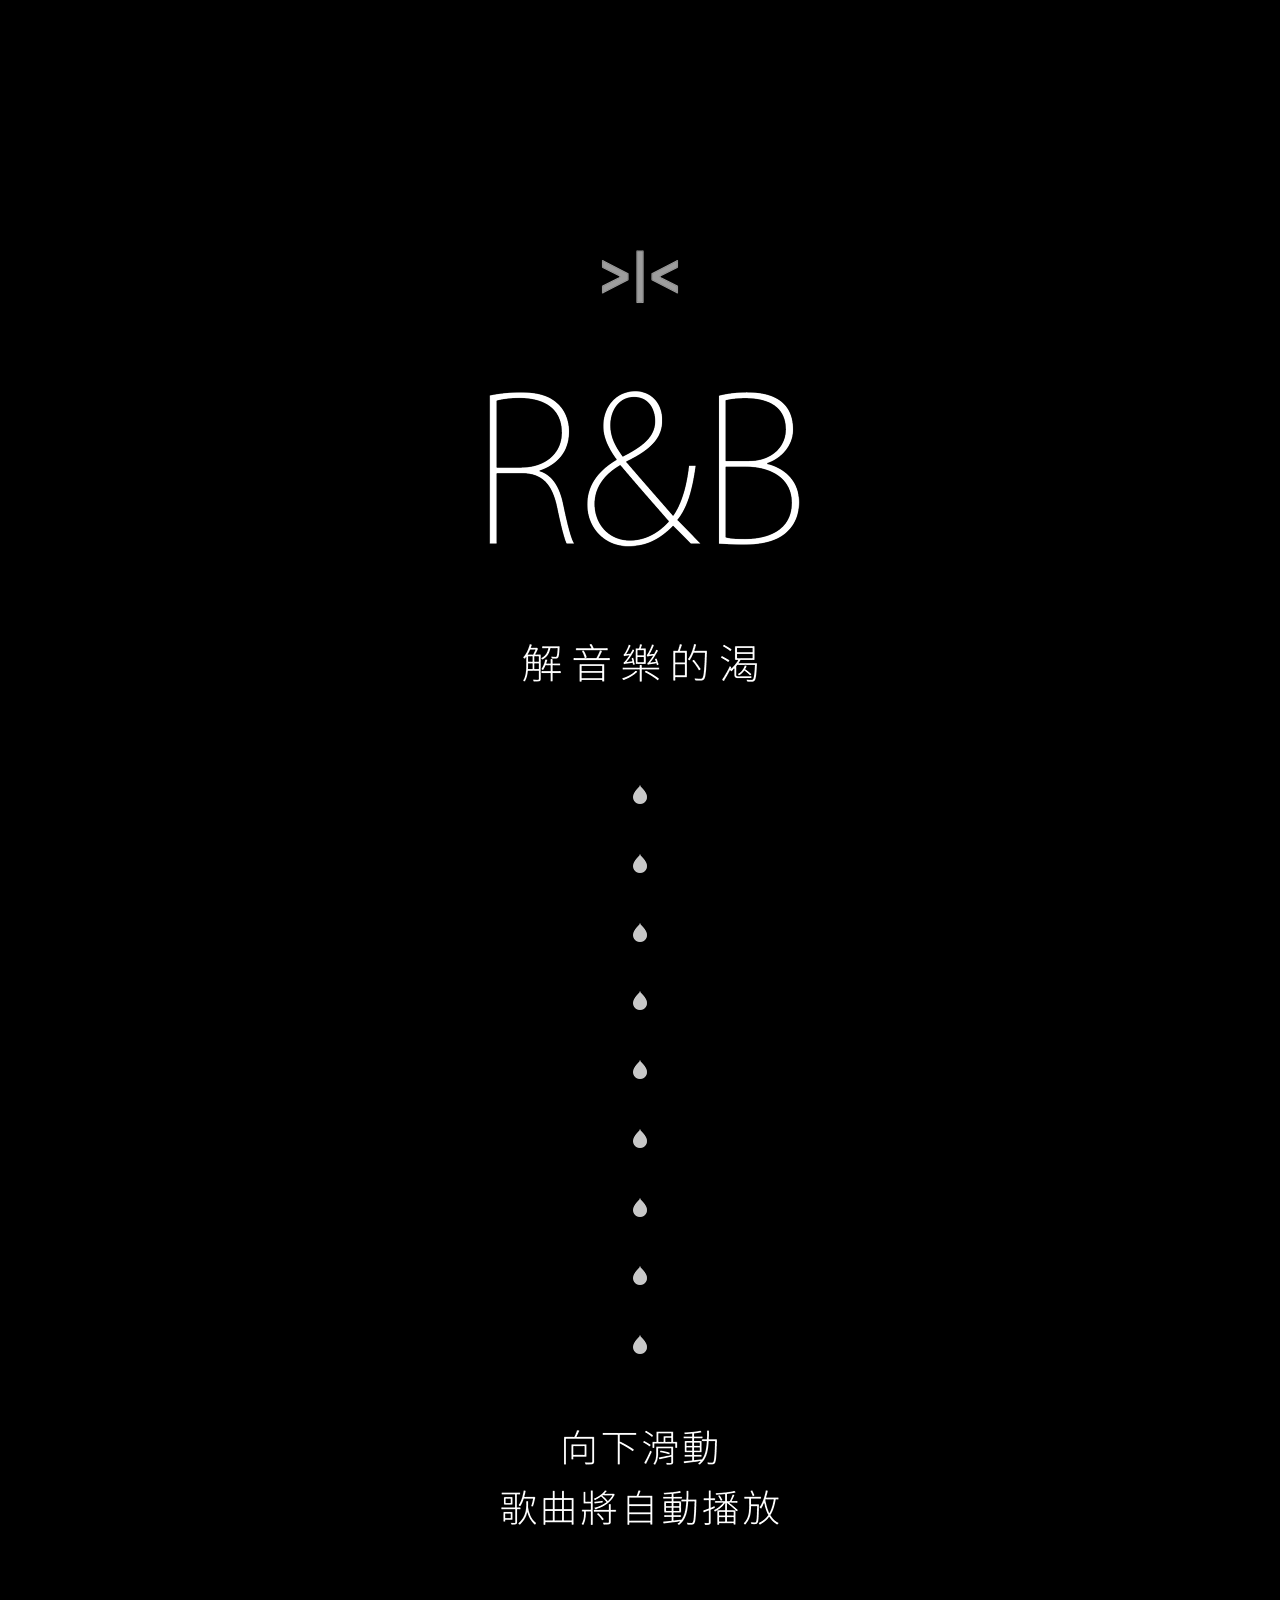
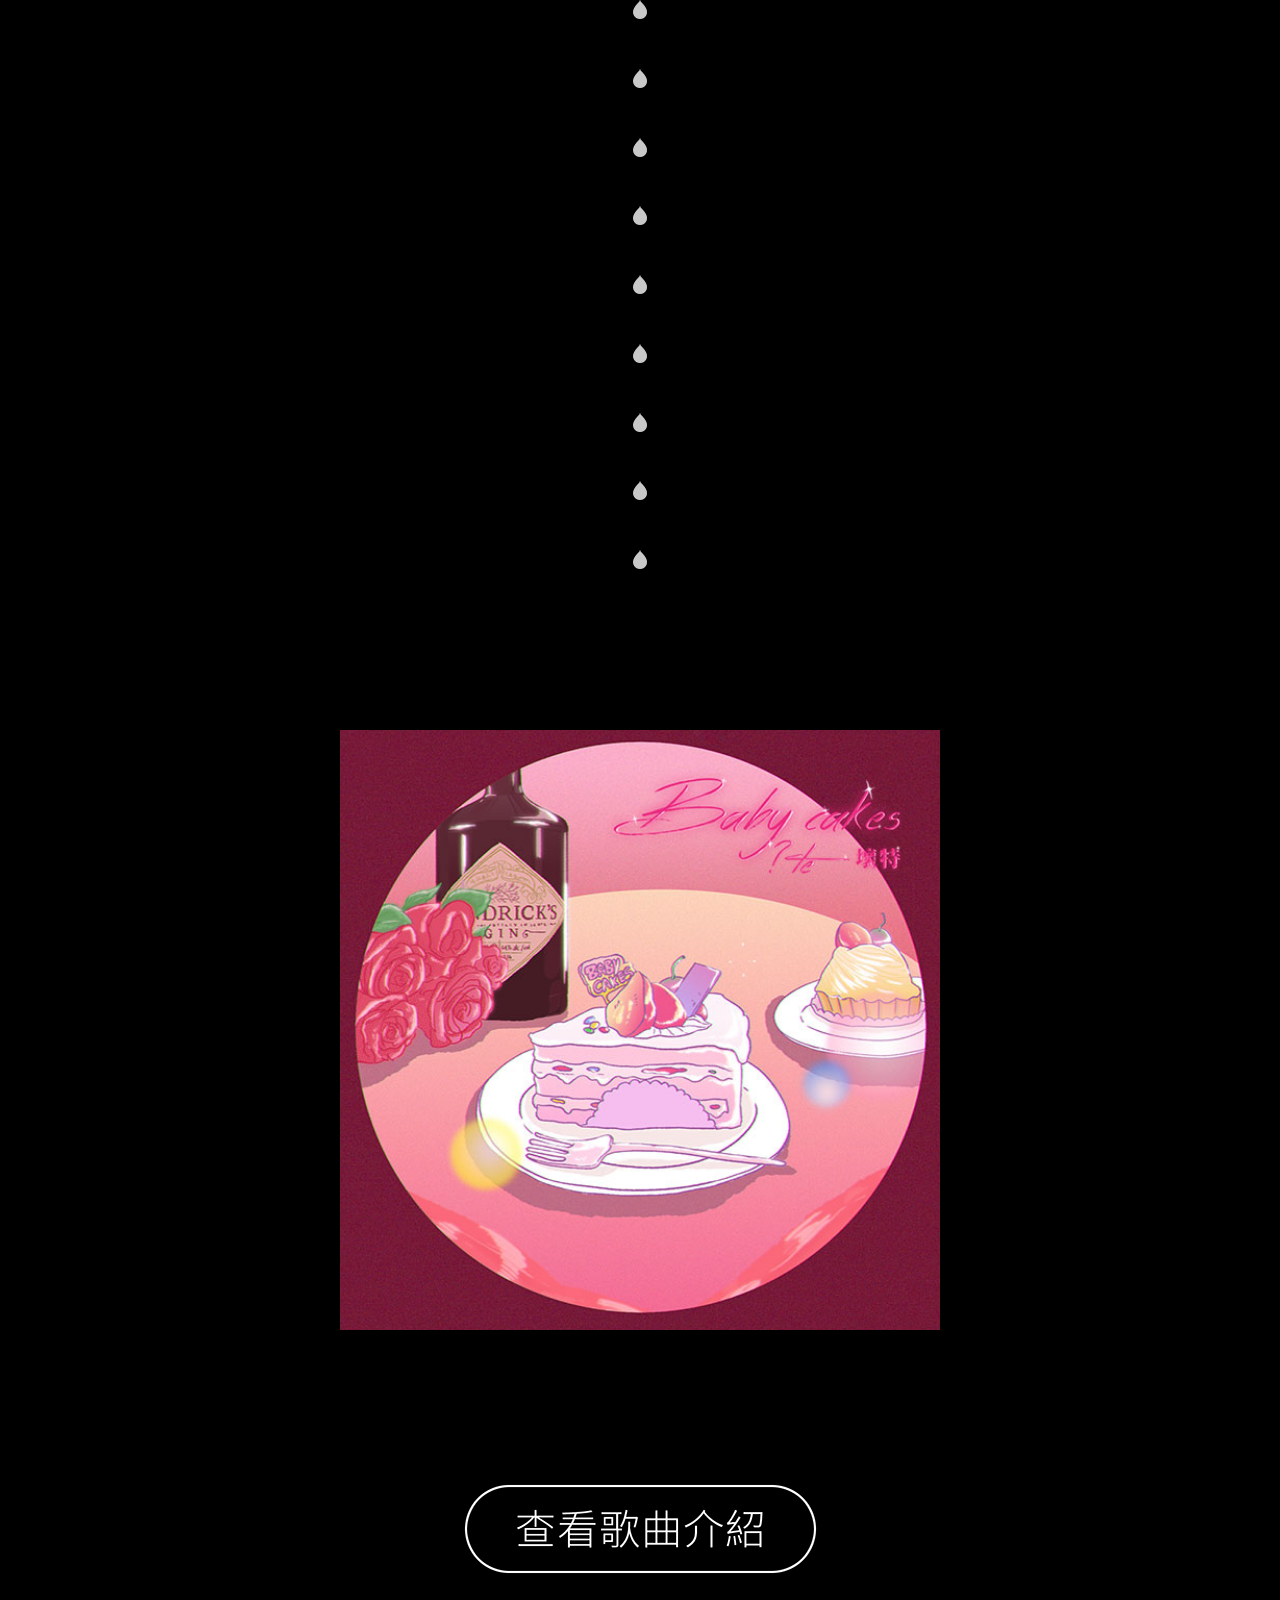
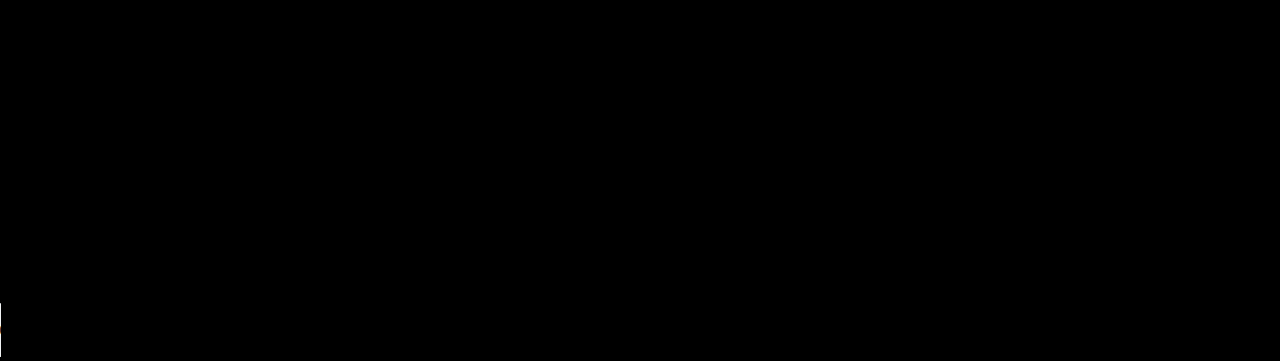
<file: R&B/0.html>
<!DOCTYPE html>
<html class="nojs html css_verticalspacer" lang="en-US">
 <head>

  <meta http-equiv="Content-type" content="text/html;charset=UTF-8"/>
  <meta name="generator" content="2018.1.0.386"/>
  
  <script type="text/javascript">
   // Update the 'nojs'/'js' class on the html node
document.documentElement.className = document.documentElement.className.replace(/\bnojs\b/g, 'js');

// Check that all required assets are uploaded and up-to-date
if(typeof Muse == "undefined") window.Muse = {}; window.Muse.assets = {"required":["museutils.js", "museconfig.js", "jquery.watch.js", "require.js", "1.css"], "outOfDate":[]};
</script>
  
  <link rel="shortcut icon" href="images/a-master-favicon.ico?crc=3874393455"/>
  <title>SUI</title>
  <!-- CSS -->
  <link rel="stylesheet" type="text/css" href="css/site_global.css?crc=444006867"/>
  <link rel="stylesheet" type="text/css" href="css/1.css?crc=178852990" id="pagesheet"/>
   </head>
 <body>

  <div class="clearfix" id="page"><!-- column -->
   <div class="browser_width colelem" id="u2002-bw">
    <div id="u2002"><!-- column -->
     <div class="clearfix" id="u2002_align_to_page">
      <div class="clip_frame colelem" id="u2181"><!-- image -->
       <img class="block" id="u2181_img" src="images/logo.png?crc=435828792" data-hidpi-src="images/logo_2x.png?crc=253160623" alt="" width="86" height="63"/>
      </div>
      <div class="clip_frame colelem" id="u2191"><!-- image -->
       <img class="block" id="u2191_img" src="images/artist.png?crc=3934734514" data-hidpi-src="images/artist_2x.png?crc=119874503" alt="" width="800" height="163"/>
      </div>
      <div class="clip_frame colelem" id="u2201"><!-- image -->
       <img class="block" id="u2201_img" src="images/slogan.png?crc=504485444" data-hidpi-src="images/slogan_2x.png?crc=3951083956" alt="" width="244" height="48"/>
      </div>
      <div class="clip_frame colelem" id="u2211"><!-- image -->
       <img class="block" id="u2211_img" src="images/drop.png?crc=3835638943" alt="" width="36" height="590"/>
      </div>
      <div class="clip_frame colelem" id="u2248"><!-- image -->
       <img class="block" id="u2248_img" src="images/note.png?crc=55377818" data-hidpi-src="images/note_2x.png?crc=3827306563" alt="" width="288" height="105"/>
      </div>
      <div class="clip_frame colelem" id="u2221"><!-- image -->
       <img class="block" id="u2221_img" src="images/drop.png?crc=3835638943" alt="" width="36" height="590"/>
      </div>
      <div class="clip_frame colelem" id="u1996"><!-- image -->
       <img class="block" id="u1996_img" src="images/0.jpg?crc=202642277" alt="" width="600" height="600"/>
      </div>
      <a class="nonblock nontext clip_frame colelem" id="u2238" href="https://kkbox.fm/ysXhZD" target="_blank"><!-- image --><img class="block" id="u2238_img" src="images/info.png?crc=68958955" data-hidpi-src="images/info_2x.png?crc=87972804" alt="" width="361" height="98"/></a>
     </div>
    </div>
   </div>
   <div class="verticalspacer" data-offset-top="3440" data-content-above-spacer="3440" data-content-below-spacer="61"></div>
  </div>
  <!-- Other scripts -->
  <script type="text/javascript">
   // Decide whether to suppress missing file error or not based on preference setting
var suppressMissingFileError = false
</script>
  <script type="text/javascript">
   window.Muse.assets.check=function(c){if(!window.Muse.assets.checked){window.Muse.assets.checked=!0;var b={},d=function(a,b){if(window.getComputedStyle){var c=window.getComputedStyle(a,null);return c&&c.getPropertyValue(b)||c&&c[b]||""}if(document.documentElement.currentStyle)return(c=a.currentStyle)&&c[b]||a.style&&a.style[b]||"";return""},a=function(a){if(a.match(/^rgb/))return a=a.replace(/\s+/g,"").match(/([\d\,]+)/gi)[0].split(","),(parseInt(a[0])<<16)+(parseInt(a[1])<<8)+parseInt(a[2]);if(a.match(/^\#/))return parseInt(a.substr(1),
16);return 0},f=function(f){for(var g=document.getElementsByTagName("link"),j=0;j<g.length;j++)if("text/css"==g[j].type){var l=(g[j].href||"").match(/\/?css\/([\w\-]+\.css)\?crc=(\d+)/);if(!l||!l[1]||!l[2])break;b[l[1]]=l[2]}g=document.createElement("div");g.className="version";g.style.cssText="display:none; width:1px; height:1px;";document.getElementsByTagName("body")[0].appendChild(g);for(j=0;j<Muse.assets.required.length;){var l=Muse.assets.required[j],k=l.match(/([\w\-\.]+)\.(\w+)$/),i=k&&k[1]?
k[1]:null,k=k&&k[2]?k[2]:null;switch(k.toLowerCase()){case "css":i=i.replace(/\W/gi,"_").replace(/^([^a-z])/gi,"_$1");g.className+=" "+i;i=a(d(g,"color"));k=a(d(g,"backgroundColor"));i!=0||k!=0?(Muse.assets.required.splice(j,1),"undefined"!=typeof b[l]&&(i!=b[l]>>>24||k!=(b[l]&16777215))&&Muse.assets.outOfDate.push(l)):j++;g.className="version";break;case "js":j++;break;default:throw Error("Unsupported file type: "+k);}}c?c().jquery!="1.8.3"&&Muse.assets.outOfDate.push("jquery-1.8.3.min.js"):Muse.assets.required.push("jquery-1.8.3.min.js");
g.parentNode.removeChild(g);if(Muse.assets.outOfDate.length||Muse.assets.required.length)g="Some files on the server may be missing or incorrect. Clear browser cache and try again. If the problem persists please contact website author.",f&&Muse.assets.outOfDate.length&&(g+="\nOut of date: "+Muse.assets.outOfDate.join(",")),f&&Muse.assets.required.length&&(g+="\nMissing: "+Muse.assets.required.join(",")),suppressMissingFileError?(g+="\nUse SuppressMissingFileError key in AppPrefs.xml to show missing file error pop up.",console.log(g)):alert(g)};location&&location.search&&location.search.match&&location.search.match(/muse_debug/gi)?
setTimeout(function(){f(!0)},5E3):f()}};
var muse_init=function(){require.config({baseUrl:""});require(["jquery","museutils","whatinput","jquery.watch"],function(c){var $ = c;$(document).ready(function(){try{
window.Muse.assets.check($);/* body */
Muse.Utils.transformMarkupToFixBrowserProblemsPreInit();/* body */
Muse.Utils.detectScreenResolution();/* HiDPI screens */
Muse.Utils.prepHyperlinks(true);/* body */
Muse.Utils.resizeHeight('.browser_width');/* resize height */
Muse.Utils.requestAnimationFrame(function() { $('body').addClass('initialized'); });/* mark body as initialized */
Muse.Utils.makeButtonsVisibleAfterSettingMinWidth();/* body */
Muse.Utils.fullPage('#page');/* 100% height page */
Muse.Utils.showWidgetsWhenReady();/* body */
Muse.Utils.transformMarkupToFixBrowserProblems();/* body */
}catch(b){if(b&&"function"==typeof b.notify?b.notify():Muse.Assert.fail("Error calling selector function: "+b),false)throw b;}})})};

</script>
  <!-- RequireJS script -->
  <script src="scripts/require.js?crc=7928878" type="text/javascript" async data-main="scripts/museconfig.js?crc=310584261" onload="if (requirejs) requirejs.onError = function(requireType, requireModule) { if (requireType && requireType.toString && requireType.toString().indexOf && 0 <= requireType.toString().indexOf('#scripterror')) window.Muse.assets.check(); }" onerror="window.Muse.assets.check();"></script>

<audio id="bgmusic" controls autoplay preload loop>
  <source src="bgm.mp3" type="audio/mpeg">
  </audio>
  <script>
    (function() {
        function log(info) {
            console.log(info);
            // alert(info);
        }
        function forceSafariPlayAudio() {
            audioEl.load(); 
            audioEl.play(); 
        }
        var audioEl = document.getElementById('bgmusic');
        audioEl.addEventListener('loadstart', function() {
            log('loadstart');
        }, false);
        audioEl.addEventListener('loadeddata', function() {
            log('loadeddata');
        }, false);
        audioEl.addEventListener('loadedmetadata', function() {
            log('loadedmetadata');
        }, false);
        audioEl.addEventListener('canplay', function() {
            log('canplay');
        }, false);
        audioEl.addEventListener('play', function() {
            log('play');
            window.removeEventListener('onload', forceSafariPlayAudio, false);
            window.removeEventListener('touchstart', forceSafariPlayAudio, false);
        }, false);
        audioEl.addEventListener('playing', function() {
            log('playing');
        }, false);
        audioEl.addEventListener('pause', function() {
            log('pause');
        }, false);
        window.addEventListener('touchstart', forceSafariPlayAudio, false);
        window.addEventListener('onload', forceSafariPlayAudio, false);
        audioEl.src = '0.mp3';
    })();
    </script>

   </body>
</html>
</file>
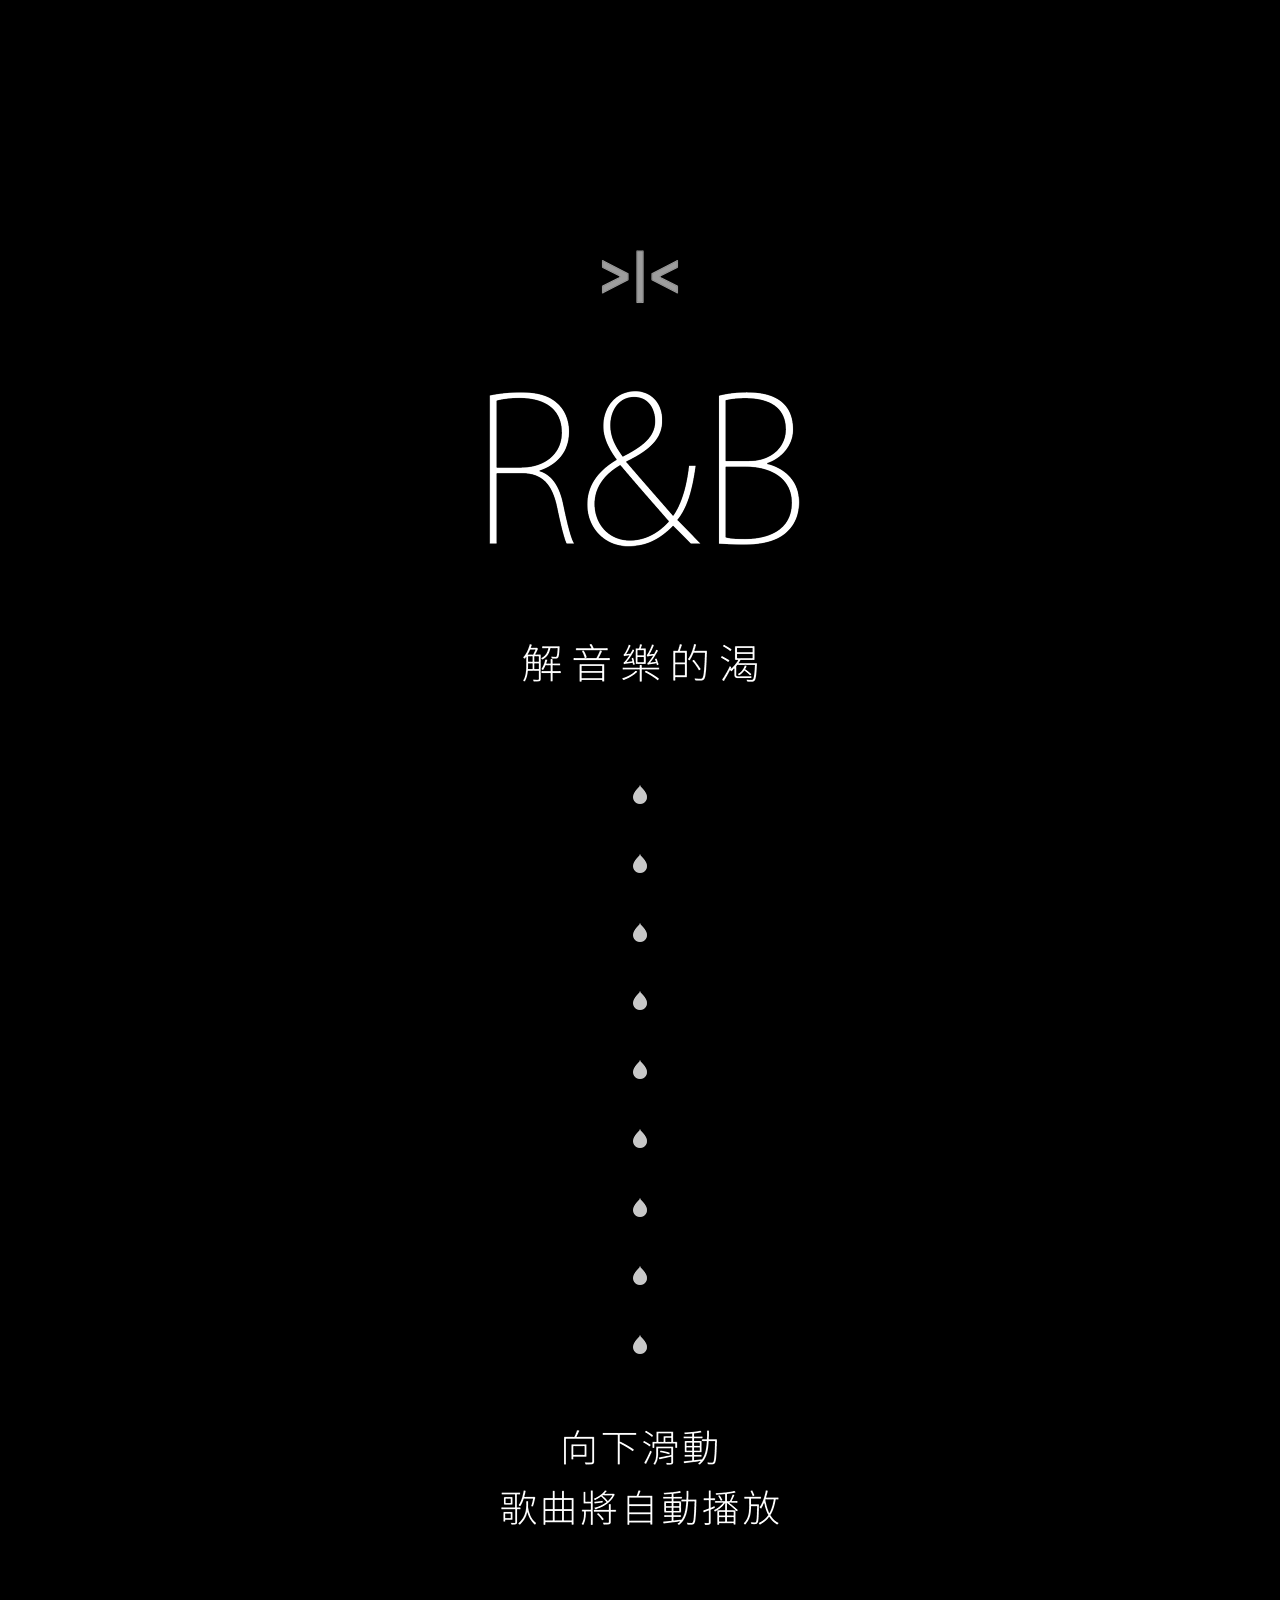
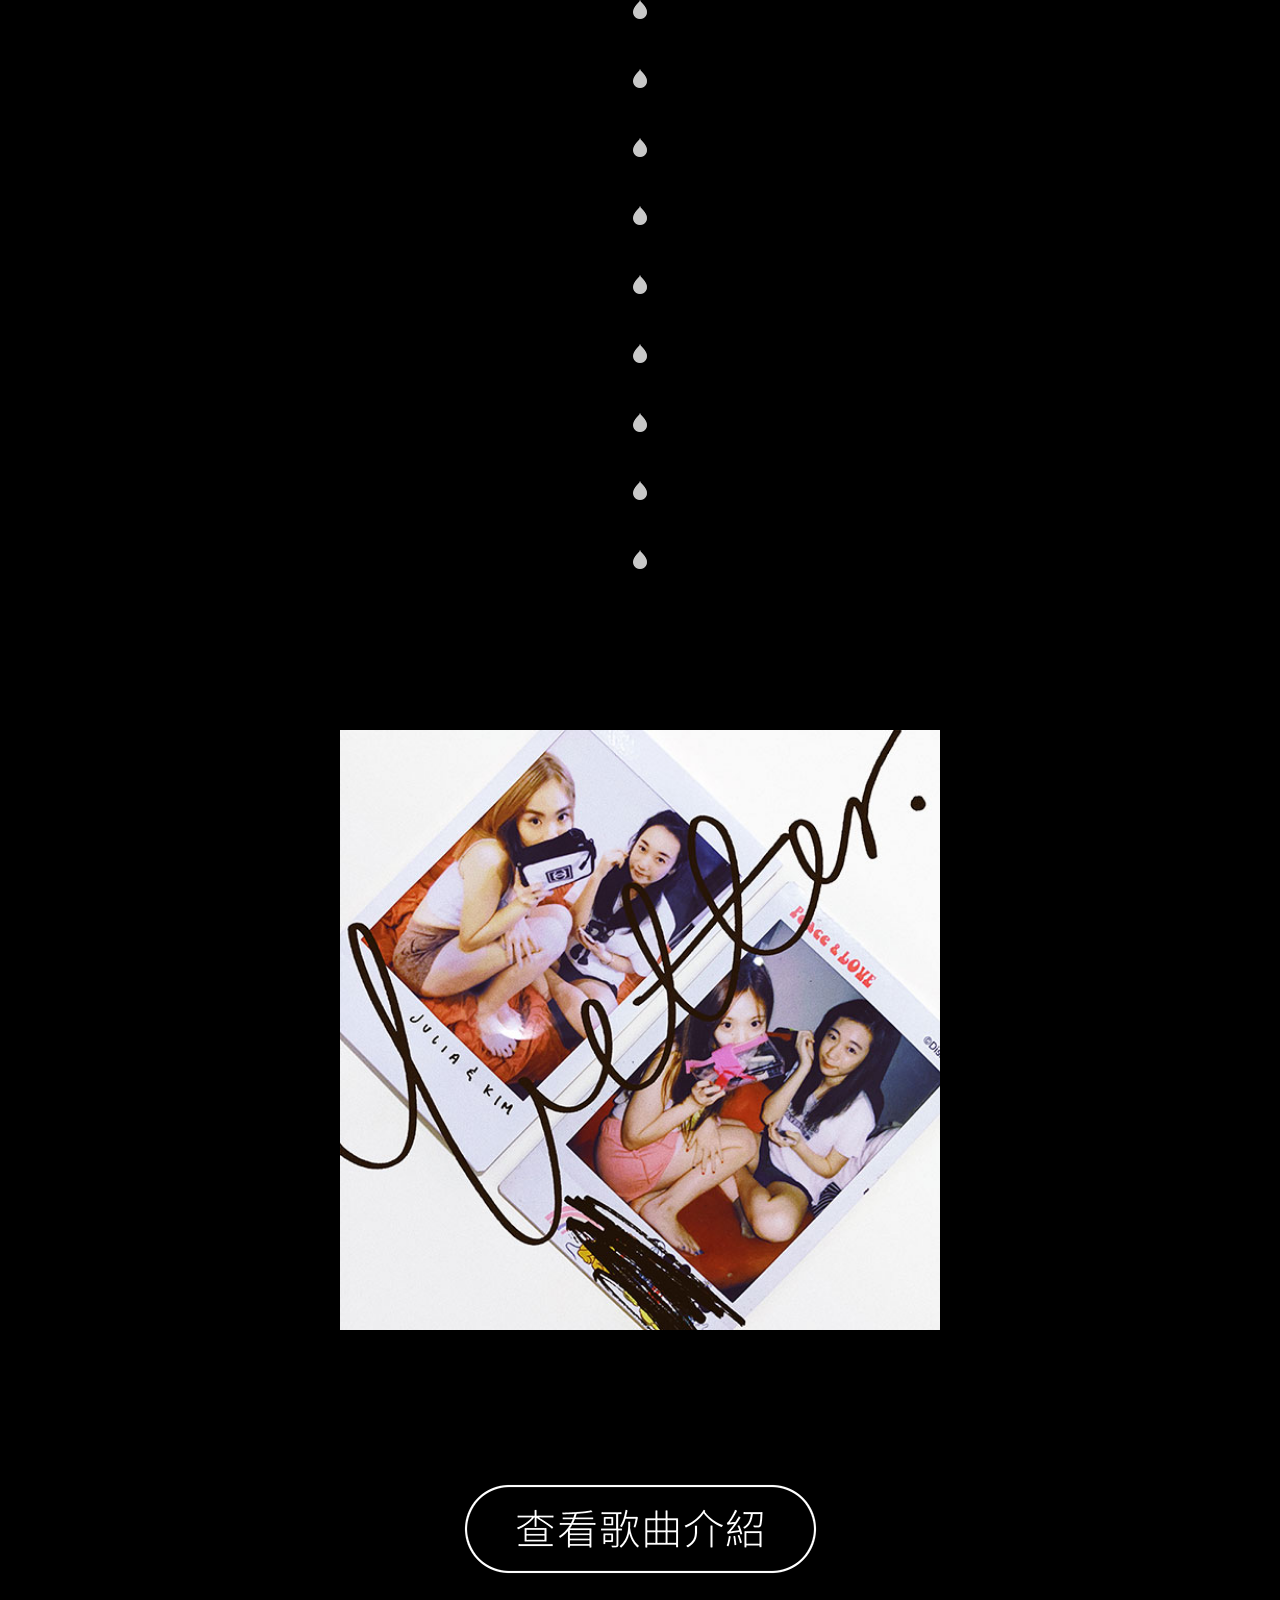
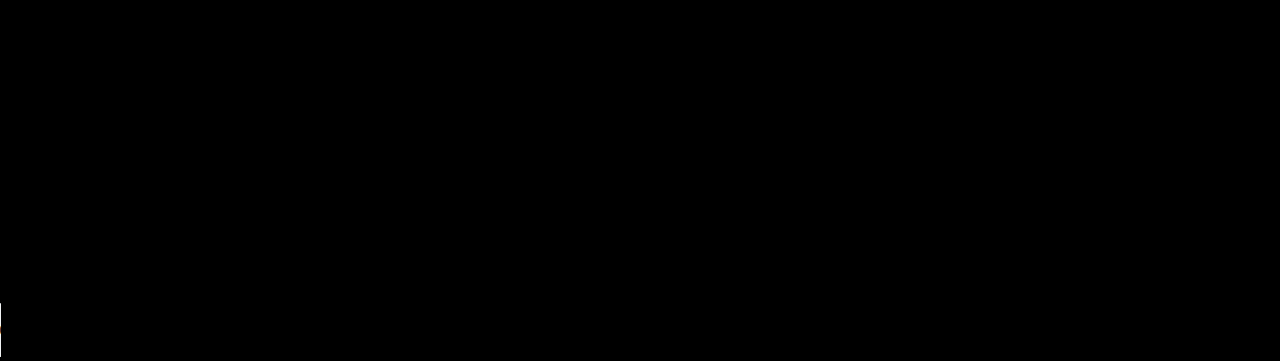
<file: R&B/1.html>
<!DOCTYPE html>
<html class="nojs html css_verticalspacer" lang="en-US">
 <head>

  <meta http-equiv="Content-type" content="text/html;charset=UTF-8"/>
  <meta name="generator" content="2018.1.0.386"/>
  
  <script type="text/javascript">
   // Update the 'nojs'/'js' class on the html node
document.documentElement.className = document.documentElement.className.replace(/\bnojs\b/g, 'js');

// Check that all required assets are uploaded and up-to-date
if(typeof Muse == "undefined") window.Muse = {}; window.Muse.assets = {"required":["museutils.js", "museconfig.js", "jquery.watch.js", "require.js", "1.css"], "outOfDate":[]};
</script>
  
  <link rel="shortcut icon" href="images/a-master-favicon.ico?crc=3874393455"/>
  <title>SUI</title>
  <!-- CSS -->
  <link rel="stylesheet" type="text/css" href="css/site_global.css?crc=444006867"/>
  <link rel="stylesheet" type="text/css" href="css/1.css?crc=178852990" id="pagesheet"/>
   </head>
 <body>

  <div class="clearfix" id="page"><!-- column -->
   <div class="browser_width colelem" id="u2002-bw">
    <div id="u2002"><!-- column -->
     <div class="clearfix" id="u2002_align_to_page">
      <div class="clip_frame colelem" id="u2181"><!-- image -->
       <img class="block" id="u2181_img" src="images/logo.png?crc=435828792" data-hidpi-src="images/logo_2x.png?crc=253160623" alt="" width="86" height="63"/>
      </div>
      <div class="clip_frame colelem" id="u2191"><!-- image -->
       <img class="block" id="u2191_img" src="images/artist.png?crc=3934734514" data-hidpi-src="images/artist_2x.png?crc=119874503" alt="" width="800" height="163"/>
      </div>
      <div class="clip_frame colelem" id="u2201"><!-- image -->
       <img class="block" id="u2201_img" src="images/slogan.png?crc=504485444" data-hidpi-src="images/slogan_2x.png?crc=3951083956" alt="" width="244" height="48"/>
      </div>
      <div class="clip_frame colelem" id="u2211"><!-- image -->
       <img class="block" id="u2211_img" src="images/drop.png?crc=3835638943" alt="" width="36" height="590"/>
      </div>
      <div class="clip_frame colelem" id="u2248"><!-- image -->
       <img class="block" id="u2248_img" src="images/note.png?crc=55377818" data-hidpi-src="images/note_2x.png?crc=3827306563" alt="" width="288" height="105"/>
      </div>
      <div class="clip_frame colelem" id="u2221"><!-- image -->
       <img class="block" id="u2221_img" src="images/drop.png?crc=3835638943" alt="" width="36" height="590"/>
      </div>
      <div class="clip_frame colelem" id="u1996"><!-- image -->
       <img class="block" id="u1996_img" src="images/1.jpg?crc=202642277" alt="" width="600" height="600"/>
      </div>
      <a class="nonblock nontext clip_frame colelem" id="u2238" href="https://kkbox.fm/BsaLWU" target="_blank"><!-- image --><img class="block" id="u2238_img" src="images/info.png?crc=68958955" data-hidpi-src="images/info_2x.png?crc=87972804" alt="" width="361" height="98"/></a>
     </div>
    </div>
   </div>
   <div class="verticalspacer" data-offset-top="3440" data-content-above-spacer="3440" data-content-below-spacer="61"></div>
  </div>
  <!-- Other scripts -->
  <script type="text/javascript">
   // Decide whether to suppress missing file error or not based on preference setting
var suppressMissingFileError = false
</script>
  <script type="text/javascript">
   window.Muse.assets.check=function(c){if(!window.Muse.assets.checked){window.Muse.assets.checked=!0;var b={},d=function(a,b){if(window.getComputedStyle){var c=window.getComputedStyle(a,null);return c&&c.getPropertyValue(b)||c&&c[b]||""}if(document.documentElement.currentStyle)return(c=a.currentStyle)&&c[b]||a.style&&a.style[b]||"";return""},a=function(a){if(a.match(/^rgb/))return a=a.replace(/\s+/g,"").match(/([\d\,]+)/gi)[0].split(","),(parseInt(a[0])<<16)+(parseInt(a[1])<<8)+parseInt(a[2]);if(a.match(/^\#/))return parseInt(a.substr(1),
16);return 0},f=function(f){for(var g=document.getElementsByTagName("link"),j=0;j<g.length;j++)if("text/css"==g[j].type){var l=(g[j].href||"").match(/\/?css\/([\w\-]+\.css)\?crc=(\d+)/);if(!l||!l[1]||!l[2])break;b[l[1]]=l[2]}g=document.createElement("div");g.className="version";g.style.cssText="display:none; width:1px; height:1px;";document.getElementsByTagName("body")[0].appendChild(g);for(j=0;j<Muse.assets.required.length;){var l=Muse.assets.required[j],k=l.match(/([\w\-\.]+)\.(\w+)$/),i=k&&k[1]?
k[1]:null,k=k&&k[2]?k[2]:null;switch(k.toLowerCase()){case "css":i=i.replace(/\W/gi,"_").replace(/^([^a-z])/gi,"_$1");g.className+=" "+i;i=a(d(g,"color"));k=a(d(g,"backgroundColor"));i!=0||k!=0?(Muse.assets.required.splice(j,1),"undefined"!=typeof b[l]&&(i!=b[l]>>>24||k!=(b[l]&16777215))&&Muse.assets.outOfDate.push(l)):j++;g.className="version";break;case "js":j++;break;default:throw Error("Unsupported file type: "+k);}}c?c().jquery!="1.8.3"&&Muse.assets.outOfDate.push("jquery-1.8.3.min.js"):Muse.assets.required.push("jquery-1.8.3.min.js");
g.parentNode.removeChild(g);if(Muse.assets.outOfDate.length||Muse.assets.required.length)g="Some files on the server may be missing or incorrect. Clear browser cache and try again. If the problem persists please contact website author.",f&&Muse.assets.outOfDate.length&&(g+="\nOut of date: "+Muse.assets.outOfDate.join(",")),f&&Muse.assets.required.length&&(g+="\nMissing: "+Muse.assets.required.join(",")),suppressMissingFileError?(g+="\nUse SuppressMissingFileError key in AppPrefs.xml to show missing file error pop up.",console.log(g)):alert(g)};location&&location.search&&location.search.match&&location.search.match(/muse_debug/gi)?
setTimeout(function(){f(!0)},5E3):f()}};
var muse_init=function(){require.config({baseUrl:""});require(["jquery","museutils","whatinput","jquery.watch"],function(c){var $ = c;$(document).ready(function(){try{
window.Muse.assets.check($);/* body */
Muse.Utils.transformMarkupToFixBrowserProblemsPreInit();/* body */
Muse.Utils.detectScreenResolution();/* HiDPI screens */
Muse.Utils.prepHyperlinks(true);/* body */
Muse.Utils.resizeHeight('.browser_width');/* resize height */
Muse.Utils.requestAnimationFrame(function() { $('body').addClass('initialized'); });/* mark body as initialized */
Muse.Utils.makeButtonsVisibleAfterSettingMinWidth();/* body */
Muse.Utils.fullPage('#page');/* 100% height page */
Muse.Utils.showWidgetsWhenReady();/* body */
Muse.Utils.transformMarkupToFixBrowserProblems();/* body */
}catch(b){if(b&&"function"==typeof b.notify?b.notify():Muse.Assert.fail("Error calling selector function: "+b),false)throw b;}})})};

</script>
  <!-- RequireJS script -->
  <script src="scripts/require.js?crc=7928878" type="text/javascript" async data-main="scripts/museconfig.js?crc=310584261" onload="if (requirejs) requirejs.onError = function(requireType, requireModule) { if (requireType && requireType.toString && requireType.toString().indexOf && 0 <= requireType.toString().indexOf('#scripterror')) window.Muse.assets.check(); }" onerror="window.Muse.assets.check();"></script>

<audio id="bgmusic" controls autoplay preload loop>
  <source src="bgm.mp3" type="audio/mpeg">
  </audio>
  <script>
    (function() {
        function log(info) {
            console.log(info);
            // alert(info);
        }
        function forceSafariPlayAudio() {
            audioEl.load(); 
            audioEl.play(); 
        }
        var audioEl = document.getElementById('bgmusic');
        audioEl.addEventListener('loadstart', function() {
            log('loadstart');
        }, false);
        audioEl.addEventListener('loadeddata', function() {
            log('loadeddata');
        }, false);
        audioEl.addEventListener('loadedmetadata', function() {
            log('loadedmetadata');
        }, false);
        audioEl.addEventListener('canplay', function() {
            log('canplay');
        }, false);
        audioEl.addEventListener('play', function() {
            log('play');
            window.removeEventListener('onload', forceSafariPlayAudio, false);
            window.removeEventListener('touchstart', forceSafariPlayAudio, false);
        }, false);
        audioEl.addEventListener('playing', function() {
            log('playing');
        }, false);
        audioEl.addEventListener('pause', function() {
            log('pause');
        }, false);
        window.addEventListener('touchstart', forceSafariPlayAudio, false);
        window.addEventListener('onload', forceSafariPlayAudio, false);
        audioEl.src = '1.mp3';
    })();
    </script>

   </body>
</html>
</file>
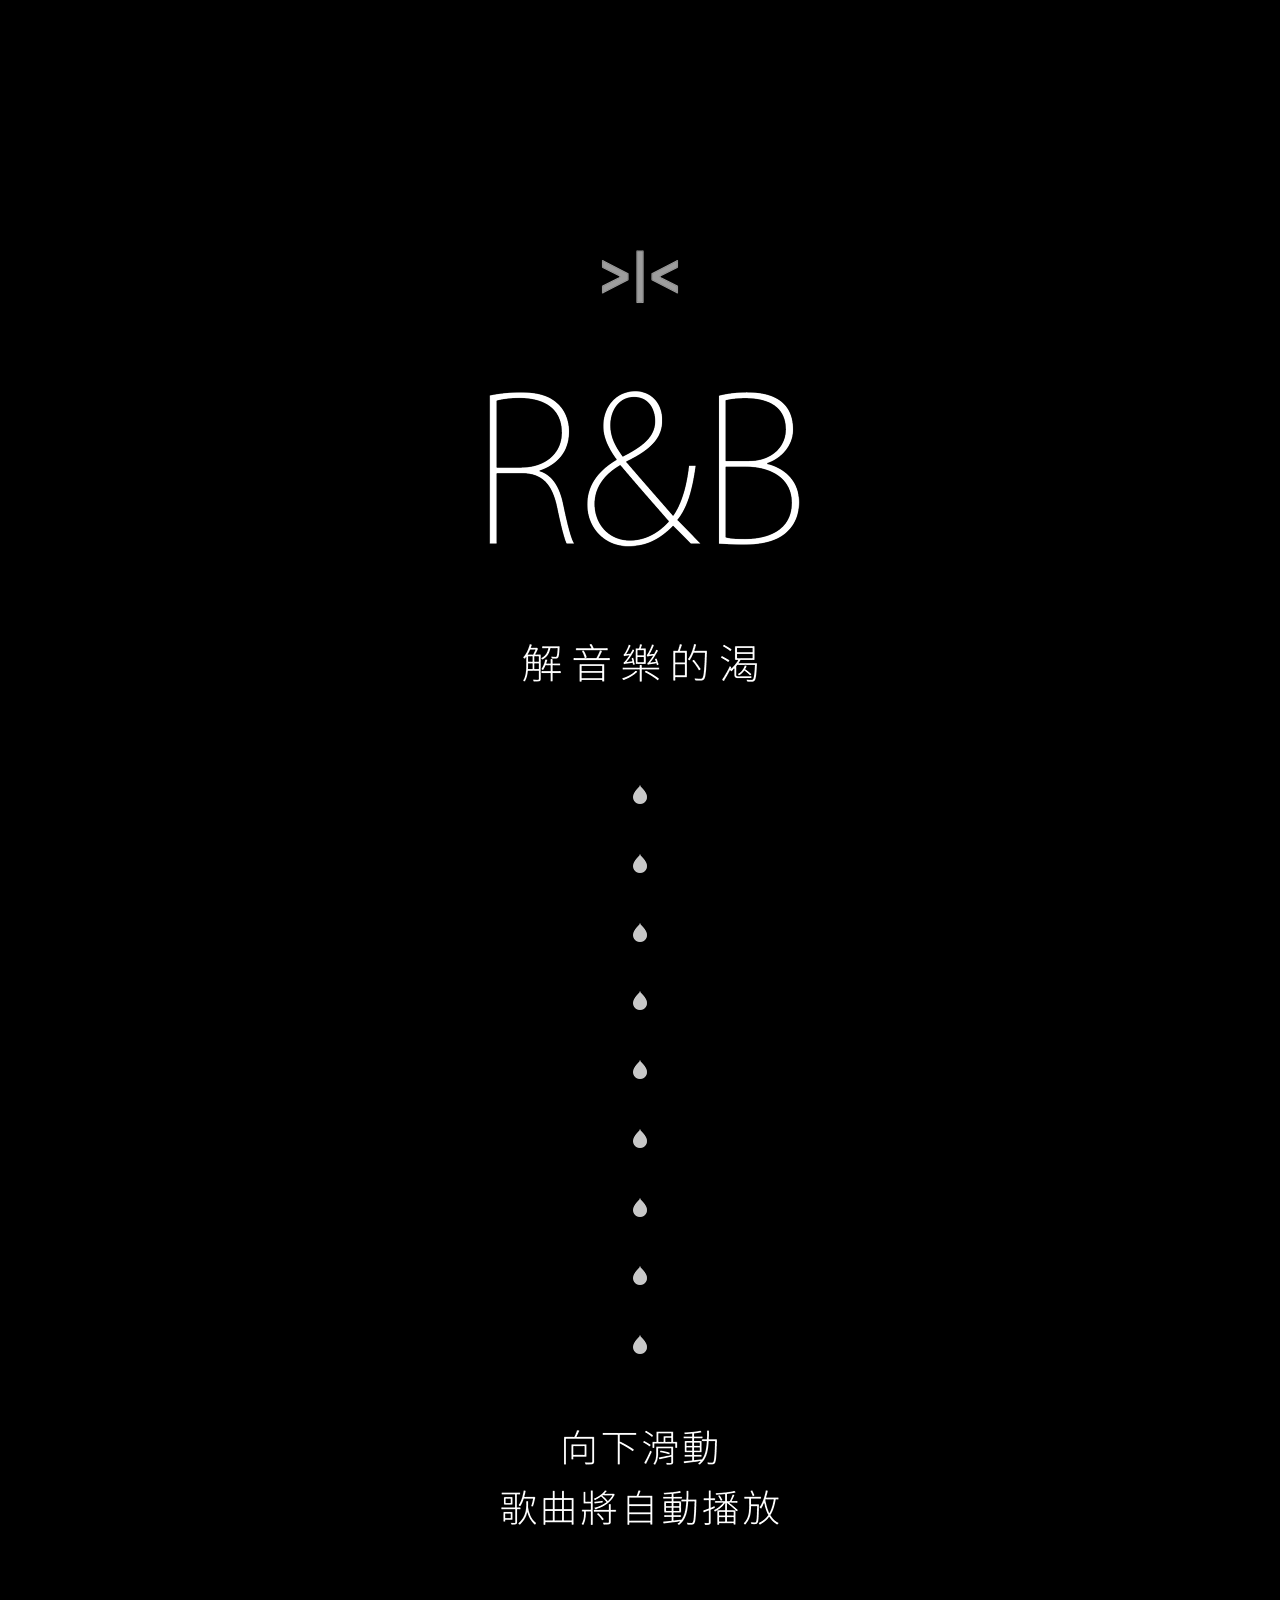
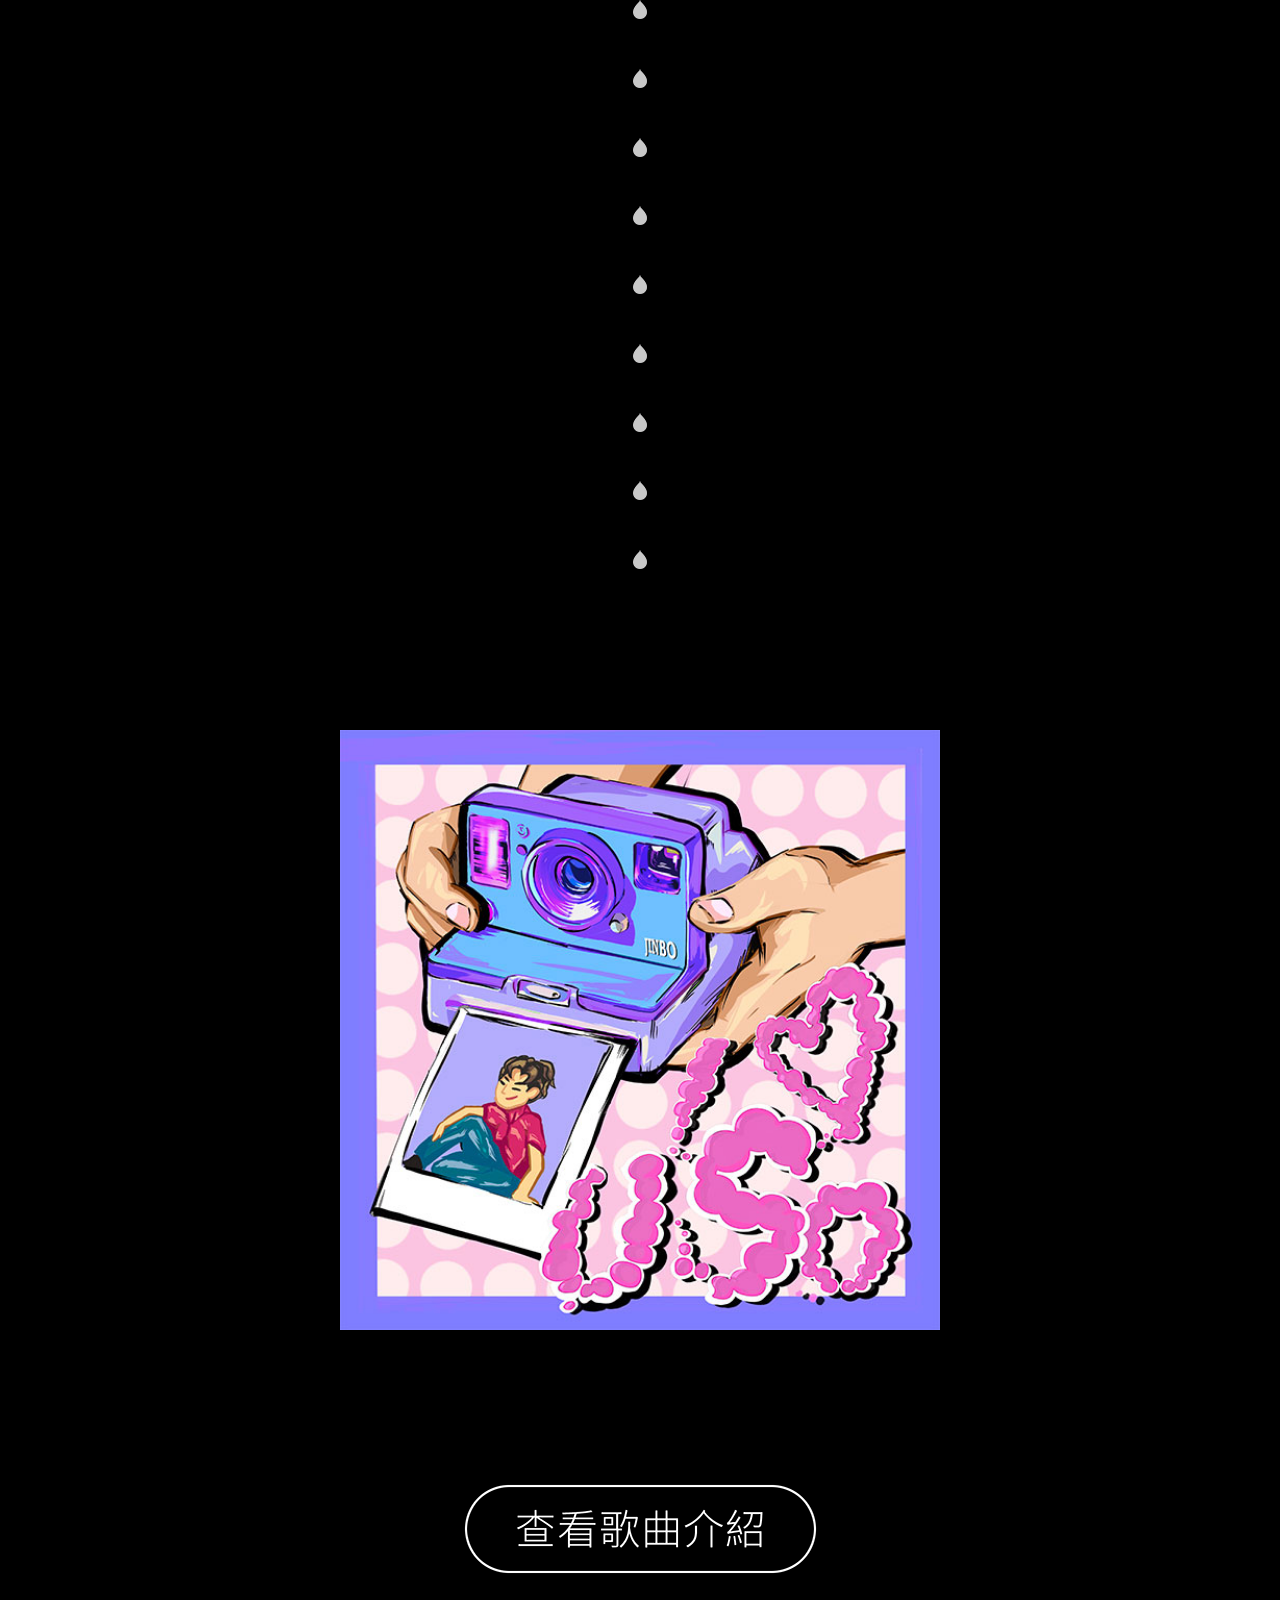
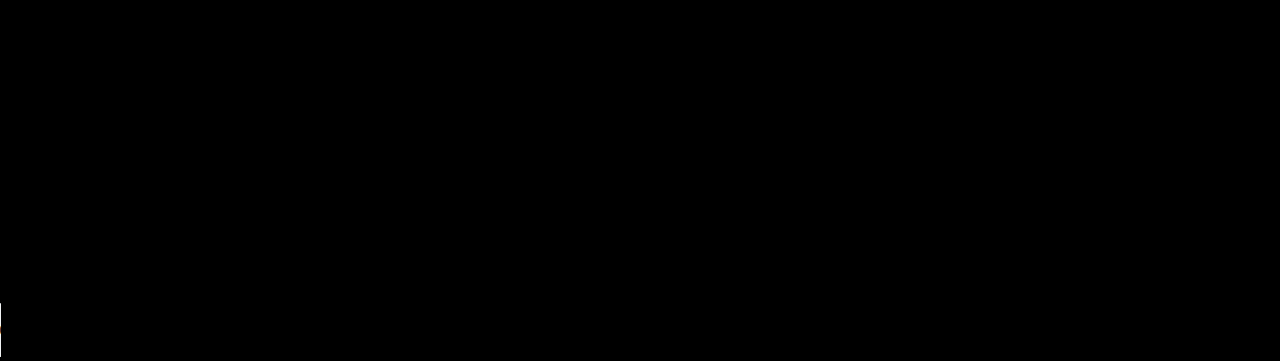
<file: R&B/2.html>
<!DOCTYPE html>
<html class="nojs html css_verticalspacer" lang="en-US">
 <head>

  <meta http-equiv="Content-type" content="text/html;charset=UTF-8"/>
  <meta name="generator" content="2018.1.0.386"/>
  
  <script type="text/javascript">
   // Update the 'nojs'/'js' class on the html node
document.documentElement.className = document.documentElement.className.replace(/\bnojs\b/g, 'js');

// Check that all required assets are uploaded and up-to-date
if(typeof Muse == "undefined") window.Muse = {}; window.Muse.assets = {"required":["museutils.js", "museconfig.js", "jquery.watch.js", "require.js", "2.css"], "outOfDate":[]};
</script>
  
  <link rel="shortcut icon" href="images/a-master-favicon.ico?crc=3874393455"/>
  <title>SUI</title>
  <!-- CSS -->
  <link rel="stylesheet" type="text/css" href="css/site_global.css?crc=444006867"/>
  <link rel="stylesheet" type="text/css" href="css/2.css?crc=19988461" id="pagesheet"/>
   </head>
 <body>

  <div class="clearfix" id="page"><!-- column -->
   <div class="browser_width colelem" id="u2293-bw">
    <div id="u2293"><!-- column -->
     <div class="clearfix" id="u2293_align_to_page">
      <div class="clip_frame colelem" id="u2296"><!-- image -->
       <img class="block" id="u2296_img" src="images/logo.png?crc=435828792" data-hidpi-src="images/logo_2x.png?crc=253160623" alt="" width="86" height="63"/>
      </div>
      <div class="clip_frame colelem" id="u2291"><!-- image -->
       <img class="block" id="u2291_img" src="images/artist.png?crc=3934734514" data-hidpi-src="images/artist_2x.png?crc=119874503" alt="" width="800" height="163"/>
      </div>
      <div class="clip_frame colelem" id="u2289"><!-- image -->
       <img class="block" id="u2289_img" src="images/slogan.png?crc=504485444" data-hidpi-src="images/slogan_2x.png?crc=3951083956" alt="" width="244" height="48"/>
      </div>
      <div class="clip_frame colelem" id="u2300"><!-- image -->
       <img class="block" id="u2300_img" src="images/drop.png?crc=3835638943" alt="" width="36" height="590"/>
      </div>
      <div class="clip_frame colelem" id="u2294"><!-- image -->
       <img class="block" id="u2294_img" src="images/note.png?crc=55377818" data-hidpi-src="images/note_2x.png?crc=3827306563" alt="" width="288" height="105"/>
      </div>
      <div class="clip_frame colelem" id="u2287"><!-- image -->
       <img class="block" id="u2287_img" src="images/drop.png?crc=3835638943" alt="" width="36" height="590"/>
      </div>
      <div class="clip_frame colelem" id="u2298"><!-- image -->
       <img class="block" id="u2298_img" src="images/2.jpg?crc=74956386" alt="" width="600" height="600"/>
      </div>
      <a class="nonblock nontext clip_frame colelem" id="u2285" href="https://kkbox.fm/ta4mHG" target="_blank"><!-- image --><img class="block" id="u2285_img" src="images/info.png?crc=68958955" data-hidpi-src="images/info_2x.png?crc=87972804" alt="" width="361" height="98"/></a>
     </div>
    </div>
   </div>
   <div class="verticalspacer" data-offset-top="3440" data-content-above-spacer="3440" data-content-below-spacer="61"></div>
  </div>
  <!-- Other scripts -->
  <script type="text/javascript">
   // Decide whether to suppress missing file error or not based on preference setting
var suppressMissingFileError = false
</script>
  <script type="text/javascript">
   window.Muse.assets.check=function(c){if(!window.Muse.assets.checked){window.Muse.assets.checked=!0;var b={},d=function(a,b){if(window.getComputedStyle){var c=window.getComputedStyle(a,null);return c&&c.getPropertyValue(b)||c&&c[b]||""}if(document.documentElement.currentStyle)return(c=a.currentStyle)&&c[b]||a.style&&a.style[b]||"";return""},a=function(a){if(a.match(/^rgb/))return a=a.replace(/\s+/g,"").match(/([\d\,]+)/gi)[0].split(","),(parseInt(a[0])<<16)+(parseInt(a[1])<<8)+parseInt(a[2]);if(a.match(/^\#/))return parseInt(a.substr(1),
16);return 0},f=function(f){for(var g=document.getElementsByTagName("link"),j=0;j<g.length;j++)if("text/css"==g[j].type){var l=(g[j].href||"").match(/\/?css\/([\w\-]+\.css)\?crc=(\d+)/);if(!l||!l[1]||!l[2])break;b[l[1]]=l[2]}g=document.createElement("div");g.className="version";g.style.cssText="display:none; width:1px; height:1px;";document.getElementsByTagName("body")[0].appendChild(g);for(j=0;j<Muse.assets.required.length;){var l=Muse.assets.required[j],k=l.match(/([\w\-\.]+)\.(\w+)$/),i=k&&k[1]?
k[1]:null,k=k&&k[2]?k[2]:null;switch(k.toLowerCase()){case "css":i=i.replace(/\W/gi,"_").replace(/^([^a-z])/gi,"_$1");g.className+=" "+i;i=a(d(g,"color"));k=a(d(g,"backgroundColor"));i!=0||k!=0?(Muse.assets.required.splice(j,1),"undefined"!=typeof b[l]&&(i!=b[l]>>>24||k!=(b[l]&16777215))&&Muse.assets.outOfDate.push(l)):j++;g.className="version";break;case "js":j++;break;default:throw Error("Unsupported file type: "+k);}}c?c().jquery!="1.8.3"&&Muse.assets.outOfDate.push("jquery-1.8.3.min.js"):Muse.assets.required.push("jquery-1.8.3.min.js");
g.parentNode.removeChild(g);if(Muse.assets.outOfDate.length||Muse.assets.required.length)g="Some files on the server may be missing or incorrect. Clear browser cache and try again. If the problem persists please contact website author.",f&&Muse.assets.outOfDate.length&&(g+="\nOut of date: "+Muse.assets.outOfDate.join(",")),f&&Muse.assets.required.length&&(g+="\nMissing: "+Muse.assets.required.join(",")),suppressMissingFileError?(g+="\nUse SuppressMissingFileError key in AppPrefs.xml to show missing file error pop up.",console.log(g)):alert(g)};location&&location.search&&location.search.match&&location.search.match(/muse_debug/gi)?
setTimeout(function(){f(!0)},5E3):f()}};
var muse_init=function(){require.config({baseUrl:""});require(["jquery","museutils","whatinput","jquery.watch"],function(c){var $ = c;$(document).ready(function(){try{
window.Muse.assets.check($);/* body */
Muse.Utils.transformMarkupToFixBrowserProblemsPreInit();/* body */
Muse.Utils.detectScreenResolution();/* HiDPI screens */
Muse.Utils.prepHyperlinks(true);/* body */
Muse.Utils.resizeHeight('.browser_width');/* resize height */
Muse.Utils.requestAnimationFrame(function() { $('body').addClass('initialized'); });/* mark body as initialized */
Muse.Utils.makeButtonsVisibleAfterSettingMinWidth();/* body */
Muse.Utils.fullPage('#page');/* 100% height page */
Muse.Utils.showWidgetsWhenReady();/* body */
Muse.Utils.transformMarkupToFixBrowserProblems();/* body */
}catch(b){if(b&&"function"==typeof b.notify?b.notify():Muse.Assert.fail("Error calling selector function: "+b),false)throw b;}})})};

</script>
  <!-- RequireJS script -->
  <script src="scripts/require.js?crc=7928878" type="text/javascript" async data-main="scripts/museconfig.js?crc=310584261" onload="if (requirejs) requirejs.onError = function(requireType, requireModule) { if (requireType && requireType.toString && requireType.toString().indexOf && 0 <= requireType.toString().indexOf('#scripterror')) window.Muse.assets.check(); }" onerror="window.Muse.assets.check();"></script>

<audio id="bgmusic" controls autoplay preload loop>
  <source src="bgm.mp3" type="audio/mpeg">
  </audio>
  <script>
    (function() {
        function log(info) {
            console.log(info);
            // alert(info);
        }
        function forceSafariPlayAudio() {
            audioEl.load(); 
            audioEl.play(); 
        }
        var audioEl = document.getElementById('bgmusic');
        audioEl.addEventListener('loadstart', function() {
            log('loadstart');
        }, false);
        audioEl.addEventListener('loadeddata', function() {
            log('loadeddata');
        }, false);
        audioEl.addEventListener('loadedmetadata', function() {
            log('loadedmetadata');
        }, false);
        audioEl.addEventListener('canplay', function() {
            log('canplay');
        }, false);
        audioEl.addEventListener('play', function() {
            log('play');
            window.removeEventListener('onload', forceSafariPlayAudio, false);
            window.removeEventListener('touchstart', forceSafariPlayAudio, false);
        }, false);
        audioEl.addEventListener('playing', function() {
            log('playing');
        }, false);
        audioEl.addEventListener('pause', function() {
            log('pause');
        }, false);
        window.addEventListener('touchstart', forceSafariPlayAudio, false);
        window.addEventListener('onload', forceSafariPlayAudio, false);
        audioEl.src = '2.mp3';
    })();
    </script>

   </body>
</html>
</file>
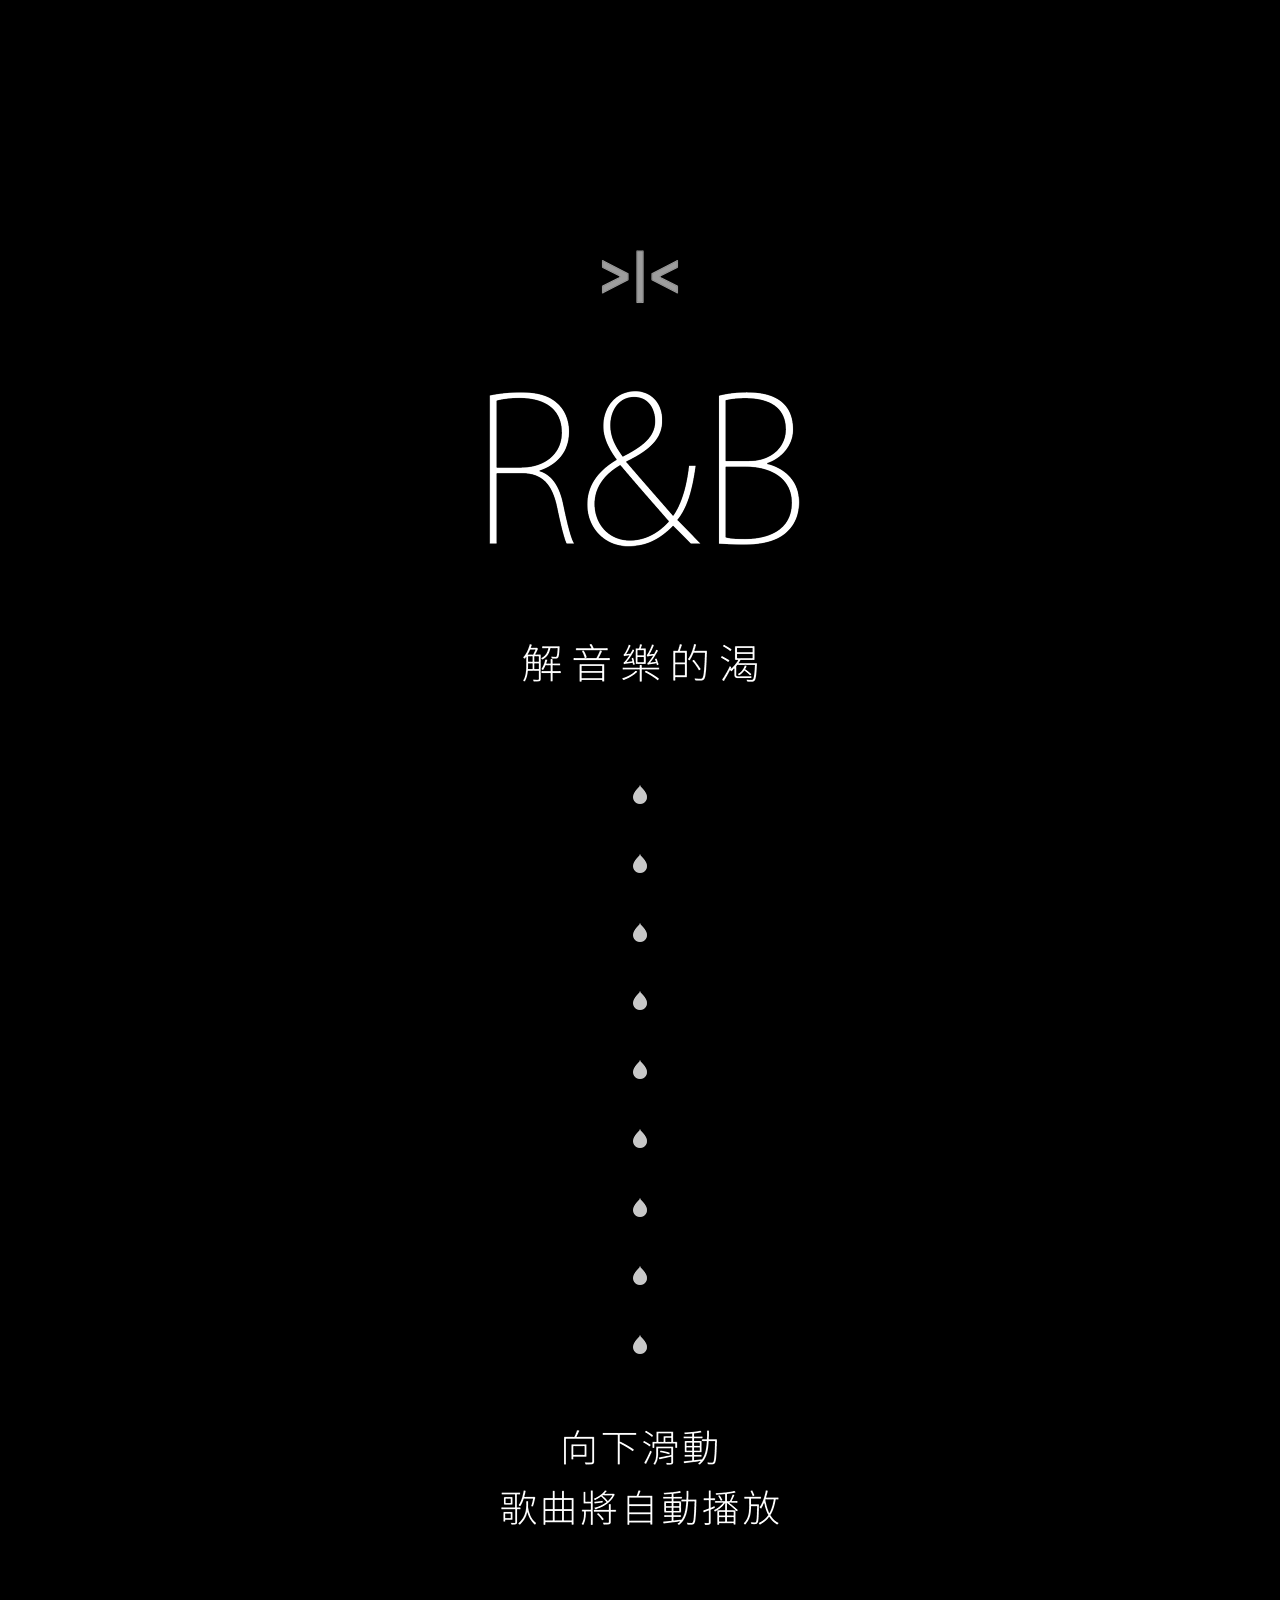
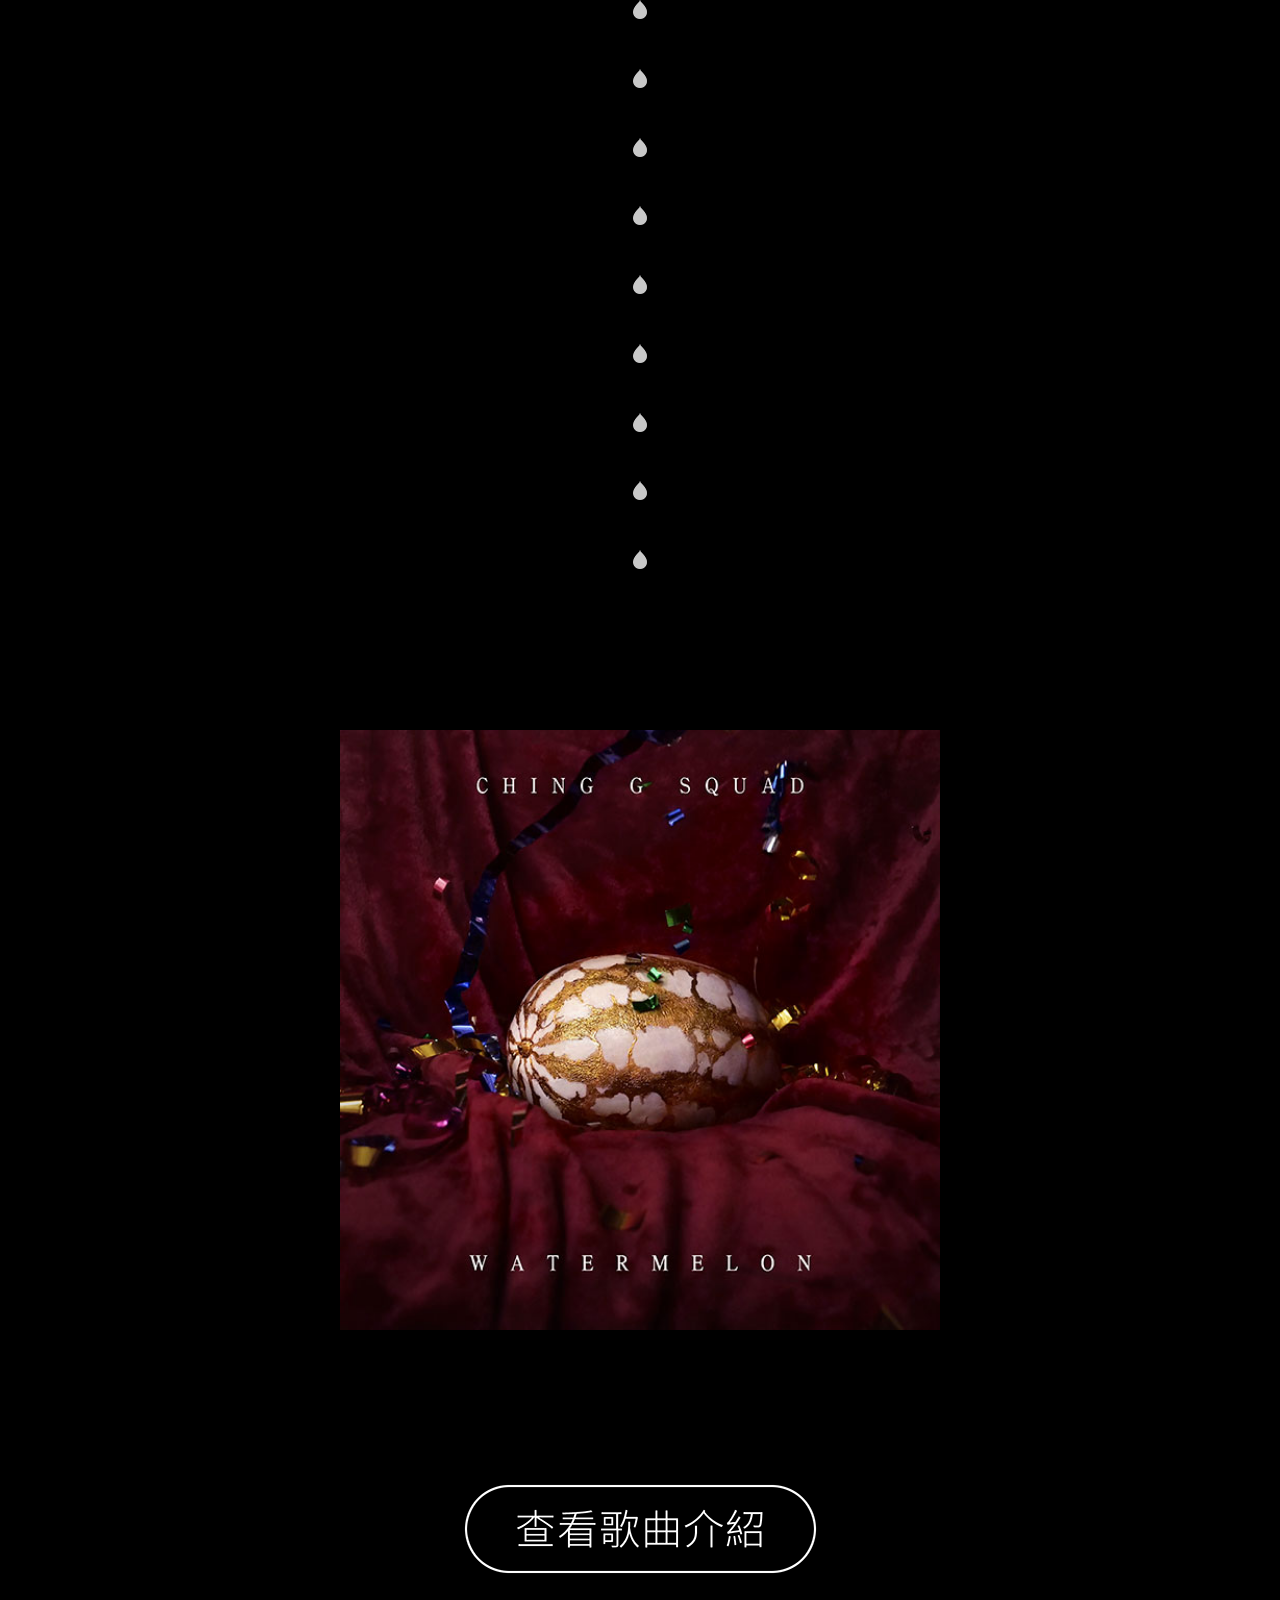
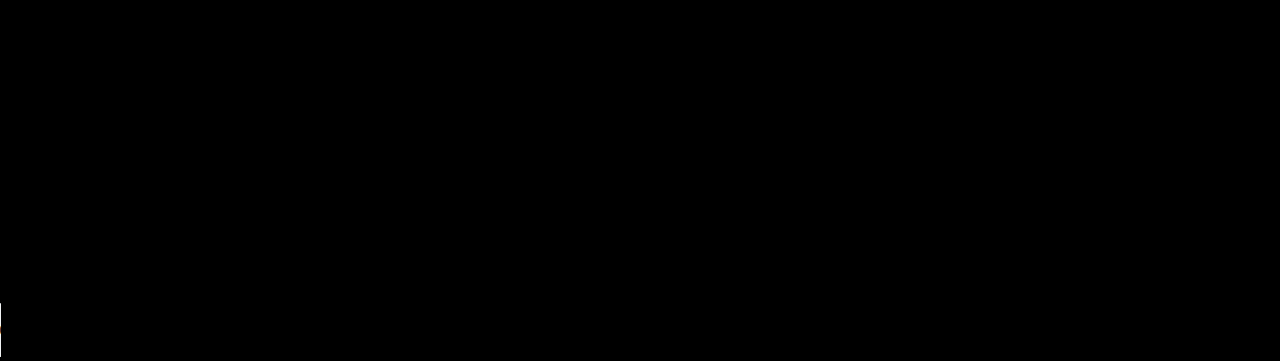
<file: R&B/3.html>
<!DOCTYPE html>
<html class="nojs html css_verticalspacer" lang="en-US">
 <head>

  <meta http-equiv="Content-type" content="text/html;charset=UTF-8"/>
  <meta name="generator" content="2018.1.0.386"/>
  
  <script type="text/javascript">
   // Update the 'nojs'/'js' class on the html node
document.documentElement.className = document.documentElement.className.replace(/\bnojs\b/g, 'js');

// Check that all required assets are uploaded and up-to-date
if(typeof Muse == "undefined") window.Muse = {}; window.Muse.assets = {"required":["museutils.js", "museconfig.js", "jquery.watch.js", "require.js", "3.css"], "outOfDate":[]};
</script>
  
  <link rel="shortcut icon" href="images/a-master-favicon.ico?crc=3874393455"/>
  <title>SUI</title>
  <!-- CSS -->
  <link rel="stylesheet" type="text/css" href="css/site_global.css?crc=444006867"/>
  <link rel="stylesheet" type="text/css" href="css/3.css?crc=50682402" id="pagesheet"/>
   </head>
 <body>

  <div class="clearfix" id="page"><!-- column -->
   <div class="browser_width colelem" id="u2324-bw">
    <div id="u2324"><!-- column -->
     <div class="clearfix" id="u2324_align_to_page">
      <div class="clip_frame colelem" id="u2329"><!-- image -->
       <img class="block" id="u2329_img" src="images/logo.png?crc=435828792" data-hidpi-src="images/logo_2x.png?crc=253160623" alt="" width="86" height="63"/>
      </div>
      <div class="clip_frame colelem" id="u2331"><!-- image -->
       <img class="block" id="u2331_img" src="images/artist.png?crc=3934734514" data-hidpi-src="images/artist_2x.png?crc=119874503" alt="" width="800" height="163"/>
      </div>
      <div class="clip_frame colelem" id="u2318"><!-- image -->
       <img class="block" id="u2318_img" src="images/slogan.png?crc=504485444" data-hidpi-src="images/slogan_2x.png?crc=3951083956" alt="" width="244" height="48"/>
      </div>
      <div class="clip_frame colelem" id="u2322"><!-- image -->
       <img class="block" id="u2322_img" src="images/drop.png?crc=3835638943" alt="" width="36" height="590"/>
      </div>
      <div class="clip_frame colelem" id="u2320"><!-- image -->
       <img class="block" id="u2320_img" src="images/note.png?crc=55377818" data-hidpi-src="images/note_2x.png?crc=3827306563" alt="" width="288" height="105"/>
      </div>
      <div class="clip_frame colelem" id="u2316"><!-- image -->
       <img class="block" id="u2316_img" src="images/drop.png?crc=3835638943" alt="" width="36" height="590"/>
      </div>
      <div class="clip_frame colelem" id="u2327"><!-- image -->
       <img class="block" id="u2327_img" src="images/3.jpg?crc=3991333965" alt="" width="600" height="600"/>
      </div>
      <a class="nonblock nontext clip_frame colelem" id="u2325" href="https://kkbox.fm/Ca4lr6" target="_blank"><!-- image --><img class="block" id="u2325_img" src="images/info.png?crc=68958955" data-hidpi-src="images/info_2x.png?crc=87972804" alt="" width="361" height="98"/></a>
     </div>
    </div>
   </div>
   <div class="verticalspacer" data-offset-top="3440" data-content-above-spacer="3440" data-content-below-spacer="61"></div>
  </div>
  <!-- Other scripts -->
  <script type="text/javascript">
   // Decide whether to suppress missing file error or not based on preference setting
var suppressMissingFileError = false
</script>
  <script type="text/javascript">
   window.Muse.assets.check=function(c){if(!window.Muse.assets.checked){window.Muse.assets.checked=!0;var b={},d=function(a,b){if(window.getComputedStyle){var c=window.getComputedStyle(a,null);return c&&c.getPropertyValue(b)||c&&c[b]||""}if(document.documentElement.currentStyle)return(c=a.currentStyle)&&c[b]||a.style&&a.style[b]||"";return""},a=function(a){if(a.match(/^rgb/))return a=a.replace(/\s+/g,"").match(/([\d\,]+)/gi)[0].split(","),(parseInt(a[0])<<16)+(parseInt(a[1])<<8)+parseInt(a[2]);if(a.match(/^\#/))return parseInt(a.substr(1),
16);return 0},f=function(f){for(var g=document.getElementsByTagName("link"),j=0;j<g.length;j++)if("text/css"==g[j].type){var l=(g[j].href||"").match(/\/?css\/([\w\-]+\.css)\?crc=(\d+)/);if(!l||!l[1]||!l[2])break;b[l[1]]=l[2]}g=document.createElement("div");g.className="version";g.style.cssText="display:none; width:1px; height:1px;";document.getElementsByTagName("body")[0].appendChild(g);for(j=0;j<Muse.assets.required.length;){var l=Muse.assets.required[j],k=l.match(/([\w\-\.]+)\.(\w+)$/),i=k&&k[1]?
k[1]:null,k=k&&k[2]?k[2]:null;switch(k.toLowerCase()){case "css":i=i.replace(/\W/gi,"_").replace(/^([^a-z])/gi,"_$1");g.className+=" "+i;i=a(d(g,"color"));k=a(d(g,"backgroundColor"));i!=0||k!=0?(Muse.assets.required.splice(j,1),"undefined"!=typeof b[l]&&(i!=b[l]>>>24||k!=(b[l]&16777215))&&Muse.assets.outOfDate.push(l)):j++;g.className="version";break;case "js":j++;break;default:throw Error("Unsupported file type: "+k);}}c?c().jquery!="1.8.3"&&Muse.assets.outOfDate.push("jquery-1.8.3.min.js"):Muse.assets.required.push("jquery-1.8.3.min.js");
g.parentNode.removeChild(g);if(Muse.assets.outOfDate.length||Muse.assets.required.length)g="Some files on the server may be missing or incorrect. Clear browser cache and try again. If the problem persists please contact website author.",f&&Muse.assets.outOfDate.length&&(g+="\nOut of date: "+Muse.assets.outOfDate.join(",")),f&&Muse.assets.required.length&&(g+="\nMissing: "+Muse.assets.required.join(",")),suppressMissingFileError?(g+="\nUse SuppressMissingFileError key in AppPrefs.xml to show missing file error pop up.",console.log(g)):alert(g)};location&&location.search&&location.search.match&&location.search.match(/muse_debug/gi)?
setTimeout(function(){f(!0)},5E3):f()}};
var muse_init=function(){require.config({baseUrl:""});require(["jquery","museutils","whatinput","jquery.watch"],function(c){var $ = c;$(document).ready(function(){try{
window.Muse.assets.check($);/* body */
Muse.Utils.transformMarkupToFixBrowserProblemsPreInit();/* body */
Muse.Utils.detectScreenResolution();/* HiDPI screens */
Muse.Utils.prepHyperlinks(true);/* body */
Muse.Utils.resizeHeight('.browser_width');/* resize height */
Muse.Utils.requestAnimationFrame(function() { $('body').addClass('initialized'); });/* mark body as initialized */
Muse.Utils.makeButtonsVisibleAfterSettingMinWidth();/* body */
Muse.Utils.fullPage('#page');/* 100% height page */
Muse.Utils.showWidgetsWhenReady();/* body */
Muse.Utils.transformMarkupToFixBrowserProblems();/* body */
}catch(b){if(b&&"function"==typeof b.notify?b.notify():Muse.Assert.fail("Error calling selector function: "+b),false)throw b;}})})};

</script>
  <!-- RequireJS script -->
  <script src="scripts/require.js?crc=7928878" type="text/javascript" async data-main="scripts/museconfig.js?crc=310584261" onload="if (requirejs) requirejs.onError = function(requireType, requireModule) { if (requireType && requireType.toString && requireType.toString().indexOf && 0 <= requireType.toString().indexOf('#scripterror')) window.Muse.assets.check(); }" onerror="window.Muse.assets.check();"></script>

<audio id="bgmusic" controls autoplay preload loop>
  <source src="bgm.mp3" type="audio/mpeg">
  </audio>
  <script>
    (function() {
        function log(info) {
            console.log(info);
            // alert(info);
        }
        function forceSafariPlayAudio() {
            audioEl.load(); 
            audioEl.play(); 
        }
        var audioEl = document.getElementById('bgmusic');
        audioEl.addEventListener('loadstart', function() {
            log('loadstart');
        }, false);
        audioEl.addEventListener('loadeddata', function() {
            log('loadeddata');
        }, false);
        audioEl.addEventListener('loadedmetadata', function() {
            log('loadedmetadata');
        }, false);
        audioEl.addEventListener('canplay', function() {
            log('canplay');
        }, false);
        audioEl.addEventListener('play', function() {
            log('play');
            window.removeEventListener('onload', forceSafariPlayAudio, false);
            window.removeEventListener('touchstart', forceSafariPlayAudio, false);
        }, false);
        audioEl.addEventListener('playing', function() {
            log('playing');
        }, false);
        audioEl.addEventListener('pause', function() {
            log('pause');
        }, false);
        window.addEventListener('touchstart', forceSafariPlayAudio, false);
        window.addEventListener('onload', forceSafariPlayAudio, false);
        audioEl.src = '3.mp3';
    })();
    </script>

   </body>
</html>
</file>
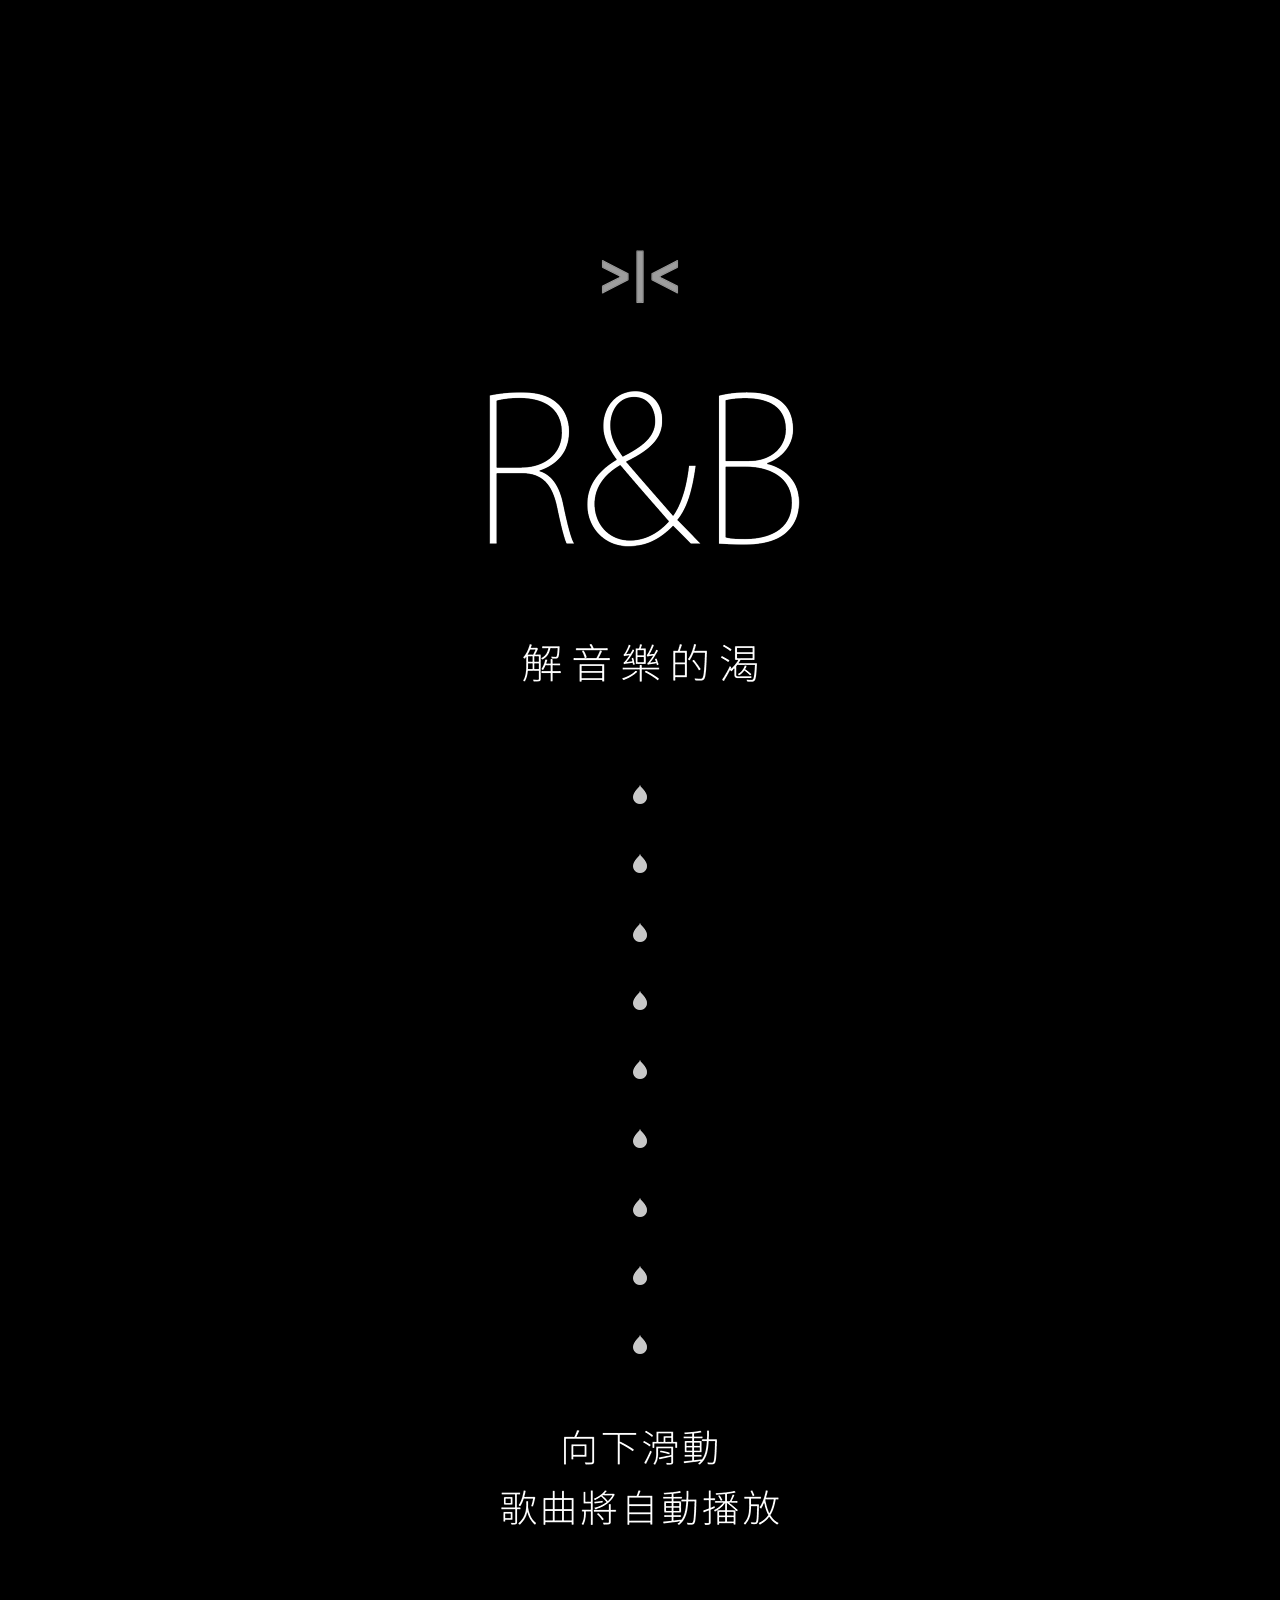
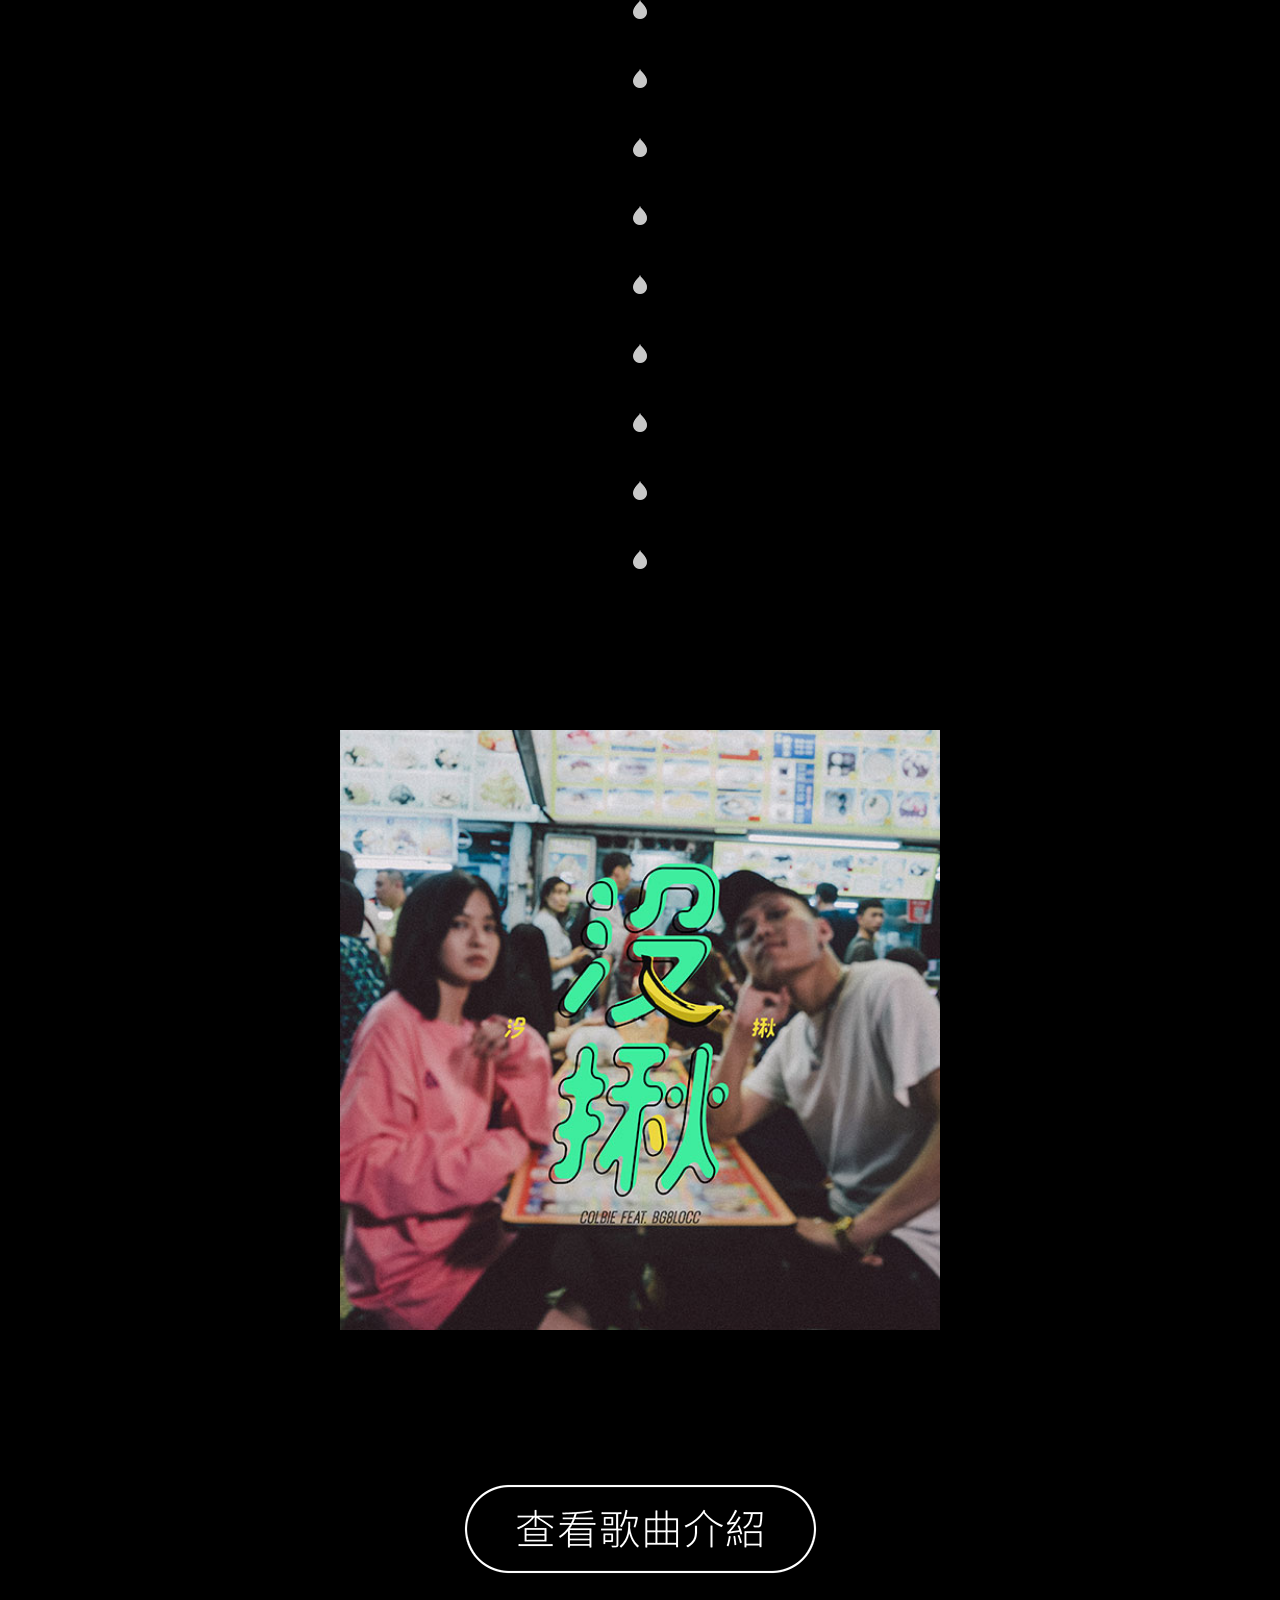
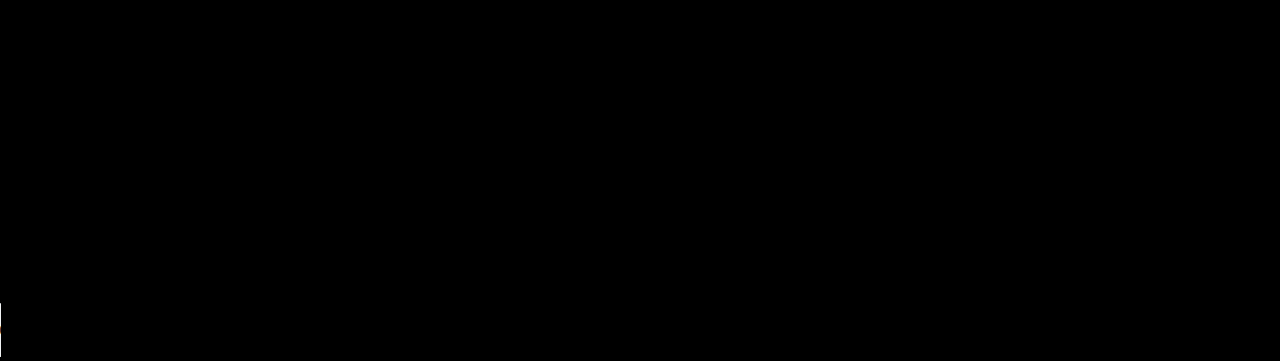
<file: R&B/4.html>
<!DOCTYPE html>
<html class="nojs html css_verticalspacer" lang="en-US">
 <head>

  <meta http-equiv="Content-type" content="text/html;charset=UTF-8"/>
  <meta name="generator" content="2018.1.0.386"/>
  
  <script type="text/javascript">
   // Update the 'nojs'/'js' class on the html node
document.documentElement.className = document.documentElement.className.replace(/\bnojs\b/g, 'js');

// Check that all required assets are uploaded and up-to-date
if(typeof Muse == "undefined") window.Muse = {}; window.Muse.assets = {"required":["museutils.js", "museconfig.js", "jquery.watch.js", "require.js", "1.css"], "outOfDate":[]};
</script>
  
  <link rel="shortcut icon" href="images/a-master-favicon.ico?crc=3874393455"/>
  <title>SUI</title>
  <!-- CSS -->
  <link rel="stylesheet" type="text/css" href="css/site_global.css?crc=444006867"/>
  <link rel="stylesheet" type="text/css" href="css/1.css?crc=178852990" id="pagesheet"/>
   </head>
 <body>

  <div class="clearfix" id="page"><!-- column -->
   <div class="browser_width colelem" id="u2002-bw">
    <div id="u2002"><!-- column -->
     <div class="clearfix" id="u2002_align_to_page">
      <div class="clip_frame colelem" id="u2181"><!-- image -->
       <img class="block" id="u2181_img" src="images/logo.png?crc=435828792" data-hidpi-src="images/logo_2x.png?crc=253160623" alt="" width="86" height="63"/>
      </div>
      <div class="clip_frame colelem" id="u2191"><!-- image -->
       <img class="block" id="u2191_img" src="images/artist.png?crc=3934734514" data-hidpi-src="images/artist_2x.png?crc=119874503" alt="" width="800" height="163"/>
      </div>
      <div class="clip_frame colelem" id="u2201"><!-- image -->
       <img class="block" id="u2201_img" src="images/slogan.png?crc=504485444" data-hidpi-src="images/slogan_2x.png?crc=3951083956" alt="" width="244" height="48"/>
      </div>
      <div class="clip_frame colelem" id="u2211"><!-- image -->
       <img class="block" id="u2211_img" src="images/drop.png?crc=3835638943" alt="" width="36" height="590"/>
      </div>
      <div class="clip_frame colelem" id="u2248"><!-- image -->
       <img class="block" id="u2248_img" src="images/note.png?crc=55377818" data-hidpi-src="images/note_2x.png?crc=3827306563" alt="" width="288" height="105"/>
      </div>
      <div class="clip_frame colelem" id="u2221"><!-- image -->
       <img class="block" id="u2221_img" src="images/drop.png?crc=3835638943" alt="" width="36" height="590"/>
      </div>
      <div class="clip_frame colelem" id="u1996"><!-- image -->
       <img class="block" id="u1996_img" src="images/4.jpg?crc=202642277" alt="" width="600" height="600"/>
      </div>
      <a class="nonblock nontext clip_frame colelem" id="u2238" href="https://kkbox.fm/ZsUy8C" target="_blank"><!-- image --><img class="block" id="u2238_img" src="images/info.png?crc=68958955" data-hidpi-src="images/info_2x.png?crc=87972804" alt="" width="361" height="98"/></a>
     </div>
    </div>
   </div>
   <div class="verticalspacer" data-offset-top="3440" data-content-above-spacer="3440" data-content-below-spacer="61"></div>
  </div>
  <!-- Other scripts -->
  <script type="text/javascript">
   // Decide whether to suppress missing file error or not based on preference setting
var suppressMissingFileError = false
</script>
  <script type="text/javascript">
   window.Muse.assets.check=function(c){if(!window.Muse.assets.checked){window.Muse.assets.checked=!0;var b={},d=function(a,b){if(window.getComputedStyle){var c=window.getComputedStyle(a,null);return c&&c.getPropertyValue(b)||c&&c[b]||""}if(document.documentElement.currentStyle)return(c=a.currentStyle)&&c[b]||a.style&&a.style[b]||"";return""},a=function(a){if(a.match(/^rgb/))return a=a.replace(/\s+/g,"").match(/([\d\,]+)/gi)[0].split(","),(parseInt(a[0])<<16)+(parseInt(a[1])<<8)+parseInt(a[2]);if(a.match(/^\#/))return parseInt(a.substr(1),
16);return 0},f=function(f){for(var g=document.getElementsByTagName("link"),j=0;j<g.length;j++)if("text/css"==g[j].type){var l=(g[j].href||"").match(/\/?css\/([\w\-]+\.css)\?crc=(\d+)/);if(!l||!l[1]||!l[2])break;b[l[1]]=l[2]}g=document.createElement("div");g.className="version";g.style.cssText="display:none; width:1px; height:1px;";document.getElementsByTagName("body")[0].appendChild(g);for(j=0;j<Muse.assets.required.length;){var l=Muse.assets.required[j],k=l.match(/([\w\-\.]+)\.(\w+)$/),i=k&&k[1]?
k[1]:null,k=k&&k[2]?k[2]:null;switch(k.toLowerCase()){case "css":i=i.replace(/\W/gi,"_").replace(/^([^a-z])/gi,"_$1");g.className+=" "+i;i=a(d(g,"color"));k=a(d(g,"backgroundColor"));i!=0||k!=0?(Muse.assets.required.splice(j,1),"undefined"!=typeof b[l]&&(i!=b[l]>>>24||k!=(b[l]&16777215))&&Muse.assets.outOfDate.push(l)):j++;g.className="version";break;case "js":j++;break;default:throw Error("Unsupported file type: "+k);}}c?c().jquery!="1.8.3"&&Muse.assets.outOfDate.push("jquery-1.8.3.min.js"):Muse.assets.required.push("jquery-1.8.3.min.js");
g.parentNode.removeChild(g);if(Muse.assets.outOfDate.length||Muse.assets.required.length)g="Some files on the server may be missing or incorrect. Clear browser cache and try again. If the problem persists please contact website author.",f&&Muse.assets.outOfDate.length&&(g+="\nOut of date: "+Muse.assets.outOfDate.join(",")),f&&Muse.assets.required.length&&(g+="\nMissing: "+Muse.assets.required.join(",")),suppressMissingFileError?(g+="\nUse SuppressMissingFileError key in AppPrefs.xml to show missing file error pop up.",console.log(g)):alert(g)};location&&location.search&&location.search.match&&location.search.match(/muse_debug/gi)?
setTimeout(function(){f(!0)},5E3):f()}};
var muse_init=function(){require.config({baseUrl:""});require(["jquery","museutils","whatinput","jquery.watch"],function(c){var $ = c;$(document).ready(function(){try{
window.Muse.assets.check($);/* body */
Muse.Utils.transformMarkupToFixBrowserProblemsPreInit();/* body */
Muse.Utils.detectScreenResolution();/* HiDPI screens */
Muse.Utils.prepHyperlinks(true);/* body */
Muse.Utils.resizeHeight('.browser_width');/* resize height */
Muse.Utils.requestAnimationFrame(function() { $('body').addClass('initialized'); });/* mark body as initialized */
Muse.Utils.makeButtonsVisibleAfterSettingMinWidth();/* body */
Muse.Utils.fullPage('#page');/* 100% height page */
Muse.Utils.showWidgetsWhenReady();/* body */
Muse.Utils.transformMarkupToFixBrowserProblems();/* body */
}catch(b){if(b&&"function"==typeof b.notify?b.notify():Muse.Assert.fail("Error calling selector function: "+b),false)throw b;}})})};

</script>
  <!-- RequireJS script -->
  <script src="scripts/require.js?crc=7928878" type="text/javascript" async data-main="scripts/museconfig.js?crc=310584261" onload="if (requirejs) requirejs.onError = function(requireType, requireModule) { if (requireType && requireType.toString && requireType.toString().indexOf && 0 <= requireType.toString().indexOf('#scripterror')) window.Muse.assets.check(); }" onerror="window.Muse.assets.check();"></script>

<audio id="bgmusic" controls autoplay preload loop>
  <source src="bgm.mp3" type="audio/mpeg">
  </audio>
  <script>
    (function() {
        function log(info) {
            console.log(info);
            // alert(info);
        }
        function forceSafariPlayAudio() {
            audioEl.load(); 
            audioEl.play(); 
        }
        var audioEl = document.getElementById('bgmusic');
        audioEl.addEventListener('loadstart', function() {
            log('loadstart');
        }, false);
        audioEl.addEventListener('loadeddata', function() {
            log('loadeddata');
        }, false);
        audioEl.addEventListener('loadedmetadata', function() {
            log('loadedmetadata');
        }, false);
        audioEl.addEventListener('canplay', function() {
            log('canplay');
        }, false);
        audioEl.addEventListener('play', function() {
            log('play');
            window.removeEventListener('onload', forceSafariPlayAudio, false);
            window.removeEventListener('touchstart', forceSafariPlayAudio, false);
        }, false);
        audioEl.addEventListener('playing', function() {
            log('playing');
        }, false);
        audioEl.addEventListener('pause', function() {
            log('pause');
        }, false);
        window.addEventListener('touchstart', forceSafariPlayAudio, false);
        window.addEventListener('onload', forceSafariPlayAudio, false);
        audioEl.src = '4.mp3';
    })();
    </script>

   </body>
</html>
</file>
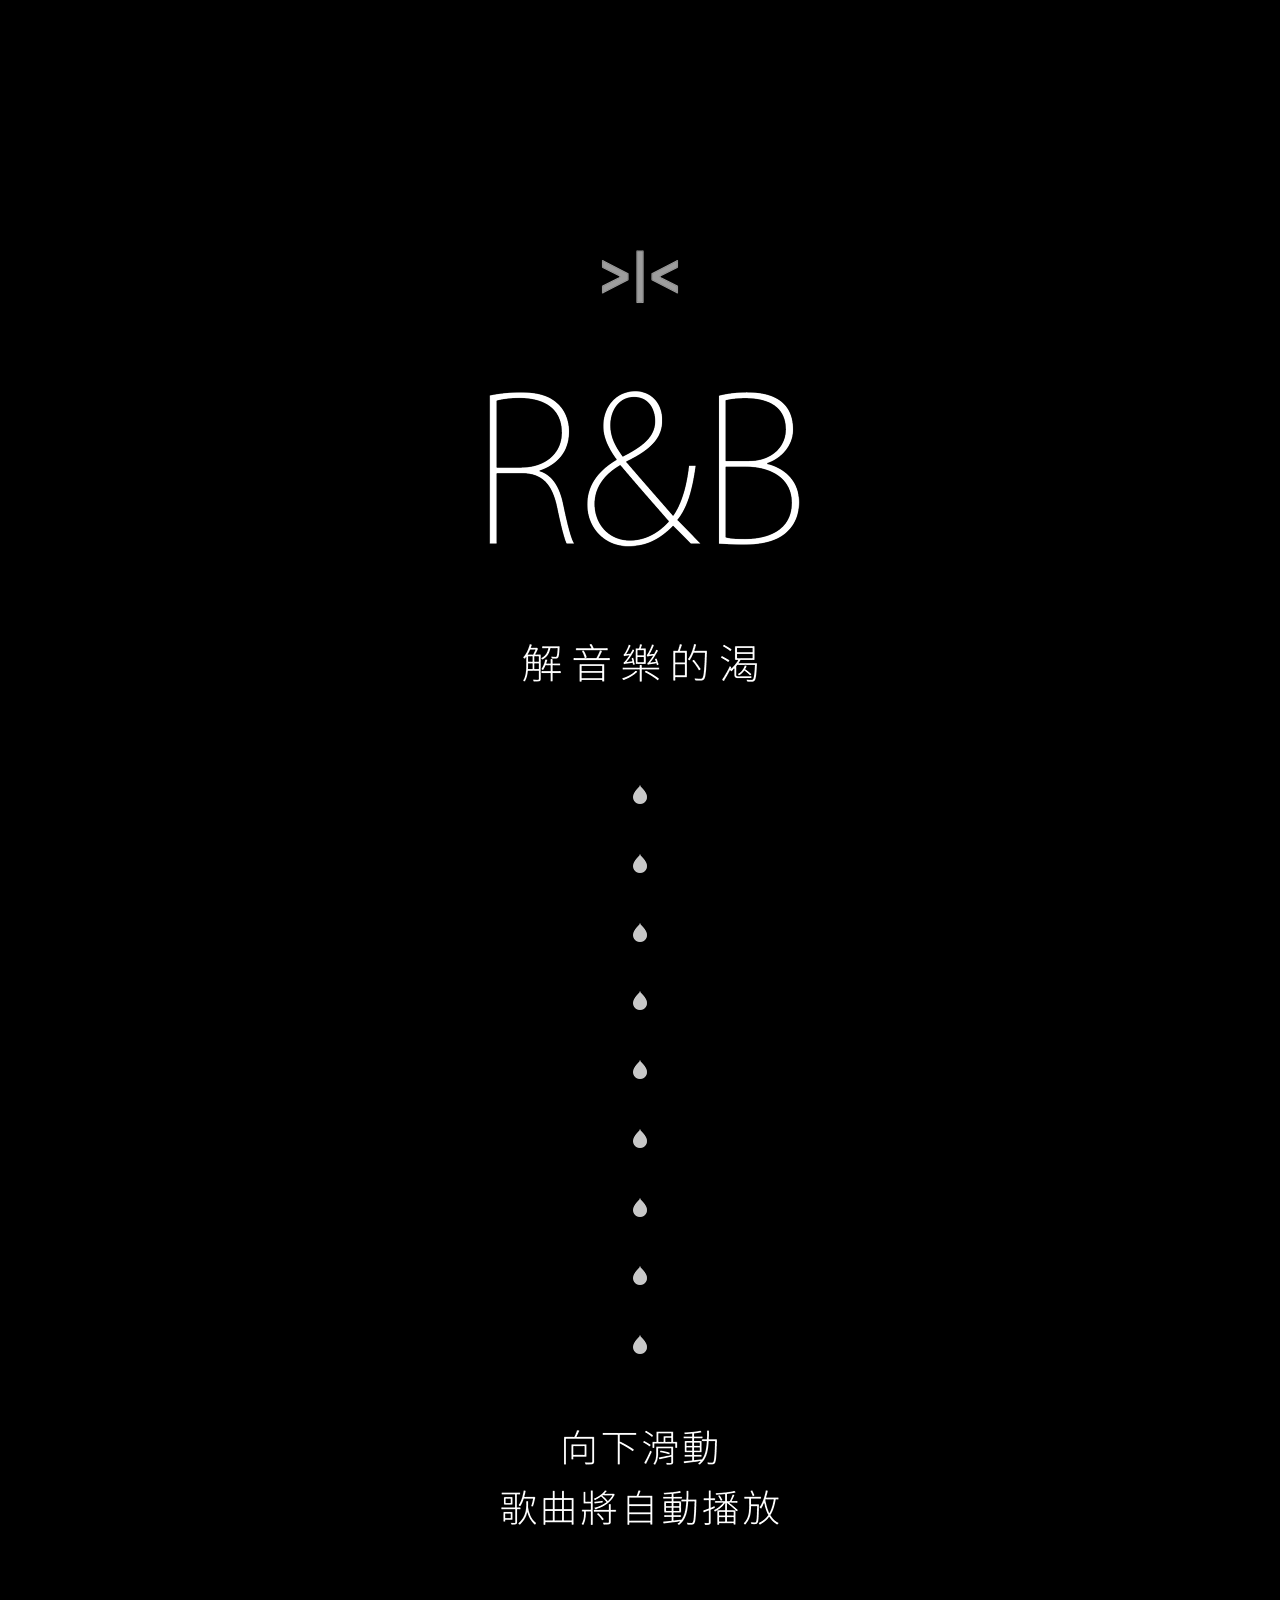
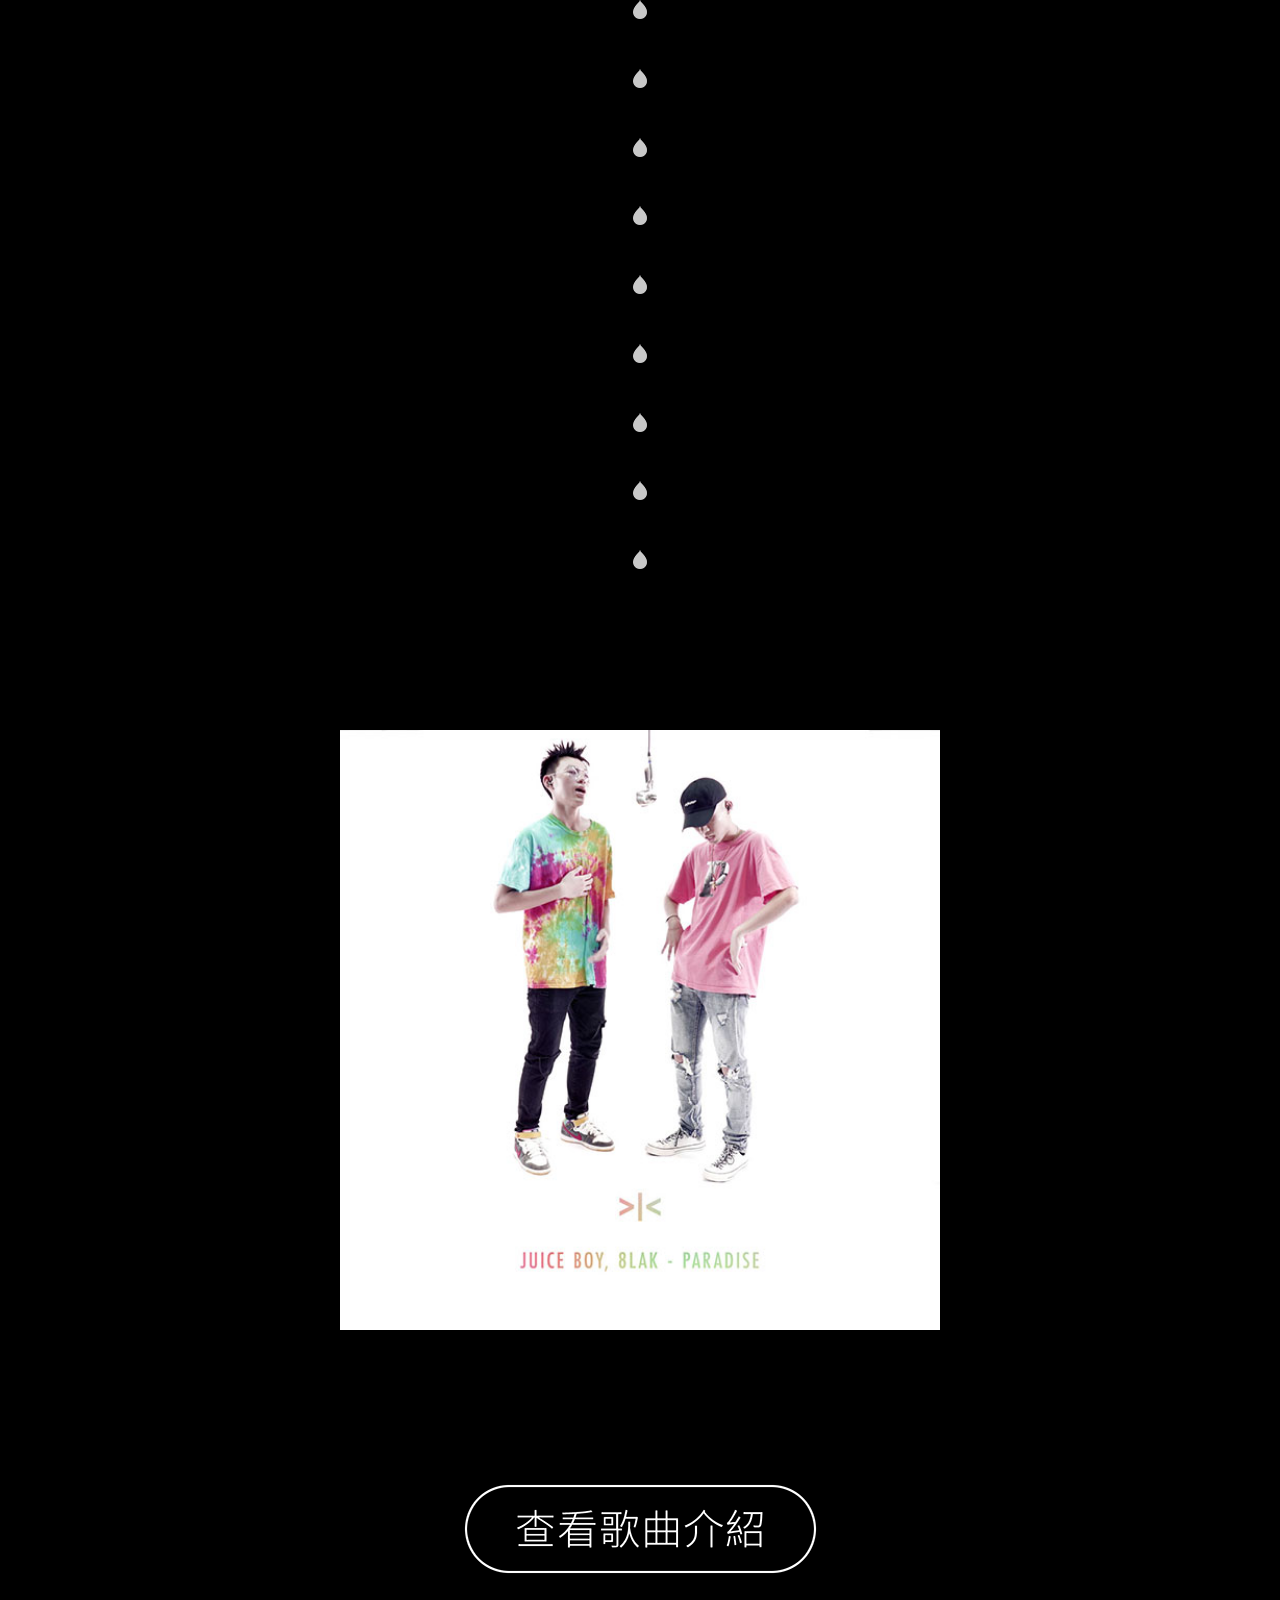
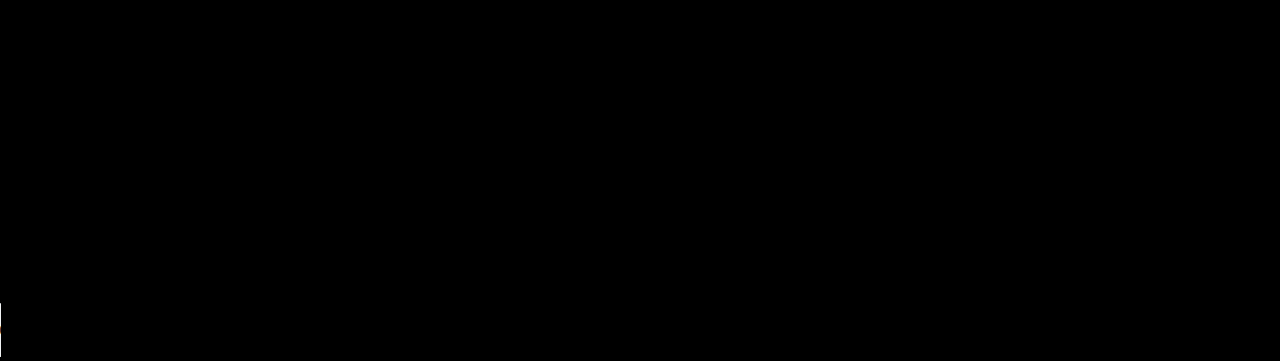
<file: R&B/5.html>
<!DOCTYPE html>
<html class="nojs html css_verticalspacer" lang="en-US">
 <head>

  <meta http-equiv="Content-type" content="text/html;charset=UTF-8"/>
  <meta name="generator" content="2018.1.0.386"/>
  
  <script type="text/javascript">
   // Update the 'nojs'/'js' class on the html node
document.documentElement.className = document.documentElement.className.replace(/\bnojs\b/g, 'js');

// Check that all required assets are uploaded and up-to-date
if(typeof Muse == "undefined") window.Muse = {}; window.Muse.assets = {"required":["museutils.js", "museconfig.js", "jquery.watch.js", "require.js", "2.css"], "outOfDate":[]};
</script>
  
  <link rel="shortcut icon" href="images/a-master-favicon.ico?crc=3874393455"/>
  <title>SUI</title>
  <!-- CSS -->
  <link rel="stylesheet" type="text/css" href="css/site_global.css?crc=444006867"/>
  <link rel="stylesheet" type="text/css" href="css/2.css?crc=19988461" id="pagesheet"/>
   </head>
 <body>

  <div class="clearfix" id="page"><!-- column -->
   <div class="browser_width colelem" id="u2293-bw">
    <div id="u2293"><!-- column -->
     <div class="clearfix" id="u2293_align_to_page">
      <div class="clip_frame colelem" id="u2296"><!-- image -->
       <img class="block" id="u2296_img" src="images/logo.png?crc=435828792" data-hidpi-src="images/logo_2x.png?crc=253160623" alt="" width="86" height="63"/>
      </div>
      <div class="clip_frame colelem" id="u2291"><!-- image -->
       <img class="block" id="u2291_img" src="images/artist.png?crc=3934734514" data-hidpi-src="images/artist_2x.png?crc=119874503" alt="" width="800" height="163"/>
      </div>
      <div class="clip_frame colelem" id="u2289"><!-- image -->
       <img class="block" id="u2289_img" src="images/slogan.png?crc=504485444" data-hidpi-src="images/slogan_2x.png?crc=3951083956" alt="" width="244" height="48"/>
      </div>
      <div class="clip_frame colelem" id="u2300"><!-- image -->
       <img class="block" id="u2300_img" src="images/drop.png?crc=3835638943" alt="" width="36" height="590"/>
      </div>
      <div class="clip_frame colelem" id="u2294"><!-- image -->
       <img class="block" id="u2294_img" src="images/note.png?crc=55377818" data-hidpi-src="images/note_2x.png?crc=3827306563" alt="" width="288" height="105"/>
      </div>
      <div class="clip_frame colelem" id="u2287"><!-- image -->
       <img class="block" id="u2287_img" src="images/drop.png?crc=3835638943" alt="" width="36" height="590"/>
      </div>
      <div class="clip_frame colelem" id="u2298"><!-- image -->
       <img class="block" id="u2298_img" src="images/5.jpg?crc=74956386" alt="" width="600" height="600"/>
      </div>
      <a class="nonblock nontext clip_frame colelem" id="u2285" href="https://kkbox.fm/za3toe" target="_blank"><!-- image --><img class="block" id="u2285_img" src="images/info.png?crc=68958955" data-hidpi-src="images/info_2x.png?crc=87972804" alt="" width="361" height="98"/></a>
     </div>
    </div>
   </div>
   <div class="verticalspacer" data-offset-top="3440" data-content-above-spacer="3440" data-content-below-spacer="61"></div>
  </div>
  <!-- Other scripts -->
  <script type="text/javascript">
   // Decide whether to suppress missing file error or not based on preference setting
var suppressMissingFileError = false
</script>
  <script type="text/javascript">
   window.Muse.assets.check=function(c){if(!window.Muse.assets.checked){window.Muse.assets.checked=!0;var b={},d=function(a,b){if(window.getComputedStyle){var c=window.getComputedStyle(a,null);return c&&c.getPropertyValue(b)||c&&c[b]||""}if(document.documentElement.currentStyle)return(c=a.currentStyle)&&c[b]||a.style&&a.style[b]||"";return""},a=function(a){if(a.match(/^rgb/))return a=a.replace(/\s+/g,"").match(/([\d\,]+)/gi)[0].split(","),(parseInt(a[0])<<16)+(parseInt(a[1])<<8)+parseInt(a[2]);if(a.match(/^\#/))return parseInt(a.substr(1),
16);return 0},f=function(f){for(var g=document.getElementsByTagName("link"),j=0;j<g.length;j++)if("text/css"==g[j].type){var l=(g[j].href||"").match(/\/?css\/([\w\-]+\.css)\?crc=(\d+)/);if(!l||!l[1]||!l[2])break;b[l[1]]=l[2]}g=document.createElement("div");g.className="version";g.style.cssText="display:none; width:1px; height:1px;";document.getElementsByTagName("body")[0].appendChild(g);for(j=0;j<Muse.assets.required.length;){var l=Muse.assets.required[j],k=l.match(/([\w\-\.]+)\.(\w+)$/),i=k&&k[1]?
k[1]:null,k=k&&k[2]?k[2]:null;switch(k.toLowerCase()){case "css":i=i.replace(/\W/gi,"_").replace(/^([^a-z])/gi,"_$1");g.className+=" "+i;i=a(d(g,"color"));k=a(d(g,"backgroundColor"));i!=0||k!=0?(Muse.assets.required.splice(j,1),"undefined"!=typeof b[l]&&(i!=b[l]>>>24||k!=(b[l]&16777215))&&Muse.assets.outOfDate.push(l)):j++;g.className="version";break;case "js":j++;break;default:throw Error("Unsupported file type: "+k);}}c?c().jquery!="1.8.3"&&Muse.assets.outOfDate.push("jquery-1.8.3.min.js"):Muse.assets.required.push("jquery-1.8.3.min.js");
g.parentNode.removeChild(g);if(Muse.assets.outOfDate.length||Muse.assets.required.length)g="Some files on the server may be missing or incorrect. Clear browser cache and try again. If the problem persists please contact website author.",f&&Muse.assets.outOfDate.length&&(g+="\nOut of date: "+Muse.assets.outOfDate.join(",")),f&&Muse.assets.required.length&&(g+="\nMissing: "+Muse.assets.required.join(",")),suppressMissingFileError?(g+="\nUse SuppressMissingFileError key in AppPrefs.xml to show missing file error pop up.",console.log(g)):alert(g)};location&&location.search&&location.search.match&&location.search.match(/muse_debug/gi)?
setTimeout(function(){f(!0)},5E3):f()}};
var muse_init=function(){require.config({baseUrl:""});require(["jquery","museutils","whatinput","jquery.watch"],function(c){var $ = c;$(document).ready(function(){try{
window.Muse.assets.check($);/* body */
Muse.Utils.transformMarkupToFixBrowserProblemsPreInit();/* body */
Muse.Utils.detectScreenResolution();/* HiDPI screens */
Muse.Utils.prepHyperlinks(true);/* body */
Muse.Utils.resizeHeight('.browser_width');/* resize height */
Muse.Utils.requestAnimationFrame(function() { $('body').addClass('initialized'); });/* mark body as initialized */
Muse.Utils.makeButtonsVisibleAfterSettingMinWidth();/* body */
Muse.Utils.fullPage('#page');/* 100% height page */
Muse.Utils.showWidgetsWhenReady();/* body */
Muse.Utils.transformMarkupToFixBrowserProblems();/* body */
}catch(b){if(b&&"function"==typeof b.notify?b.notify():Muse.Assert.fail("Error calling selector function: "+b),false)throw b;}})})};

</script>
  <!-- RequireJS script -->
  <script src="scripts/require.js?crc=7928878" type="text/javascript" async data-main="scripts/museconfig.js?crc=310584261" onload="if (requirejs) requirejs.onError = function(requireType, requireModule) { if (requireType && requireType.toString && requireType.toString().indexOf && 0 <= requireType.toString().indexOf('#scripterror')) window.Muse.assets.check(); }" onerror="window.Muse.assets.check();"></script>

<audio id="bgmusic" controls autoplay preload loop>
  <source src="bgm.mp3" type="audio/mpeg">
  </audio>
  <script>
    (function() {
        function log(info) {
            console.log(info);
            // alert(info);
        }
        function forceSafariPlayAudio() {
            audioEl.load(); 
            audioEl.play(); 
        }
        var audioEl = document.getElementById('bgmusic');
        audioEl.addEventListener('loadstart', function() {
            log('loadstart');
        }, false);
        audioEl.addEventListener('loadeddata', function() {
            log('loadeddata');
        }, false);
        audioEl.addEventListener('loadedmetadata', function() {
            log('loadedmetadata');
        }, false);
        audioEl.addEventListener('canplay', function() {
            log('canplay');
        }, false);
        audioEl.addEventListener('play', function() {
            log('play');
            window.removeEventListener('onload', forceSafariPlayAudio, false);
            window.removeEventListener('touchstart', forceSafariPlayAudio, false);
        }, false);
        audioEl.addEventListener('playing', function() {
            log('playing');
        }, false);
        audioEl.addEventListener('pause', function() {
            log('pause');
        }, false);
        window.addEventListener('touchstart', forceSafariPlayAudio, false);
        window.addEventListener('onload', forceSafariPlayAudio, false);
        audioEl.src = '5.mp3';
    })();
    </script>

   </body>
</html>
</file>
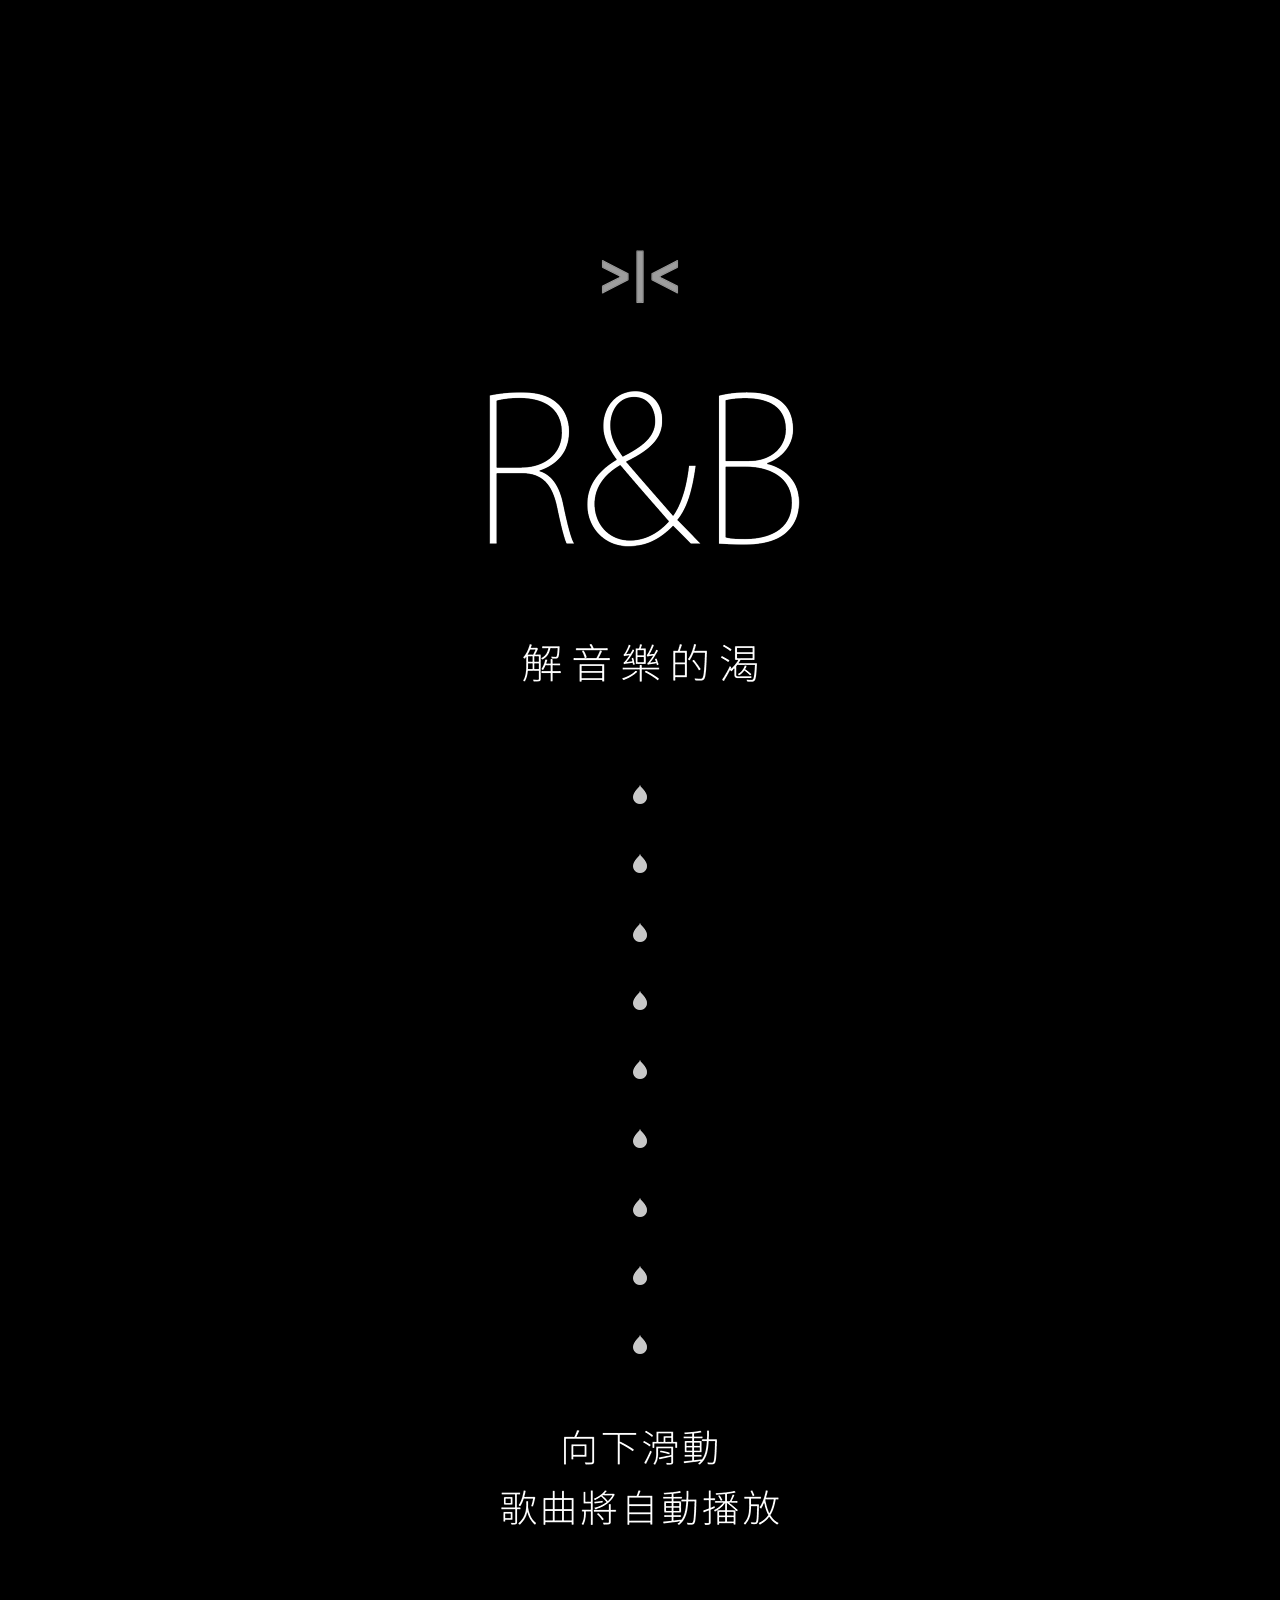
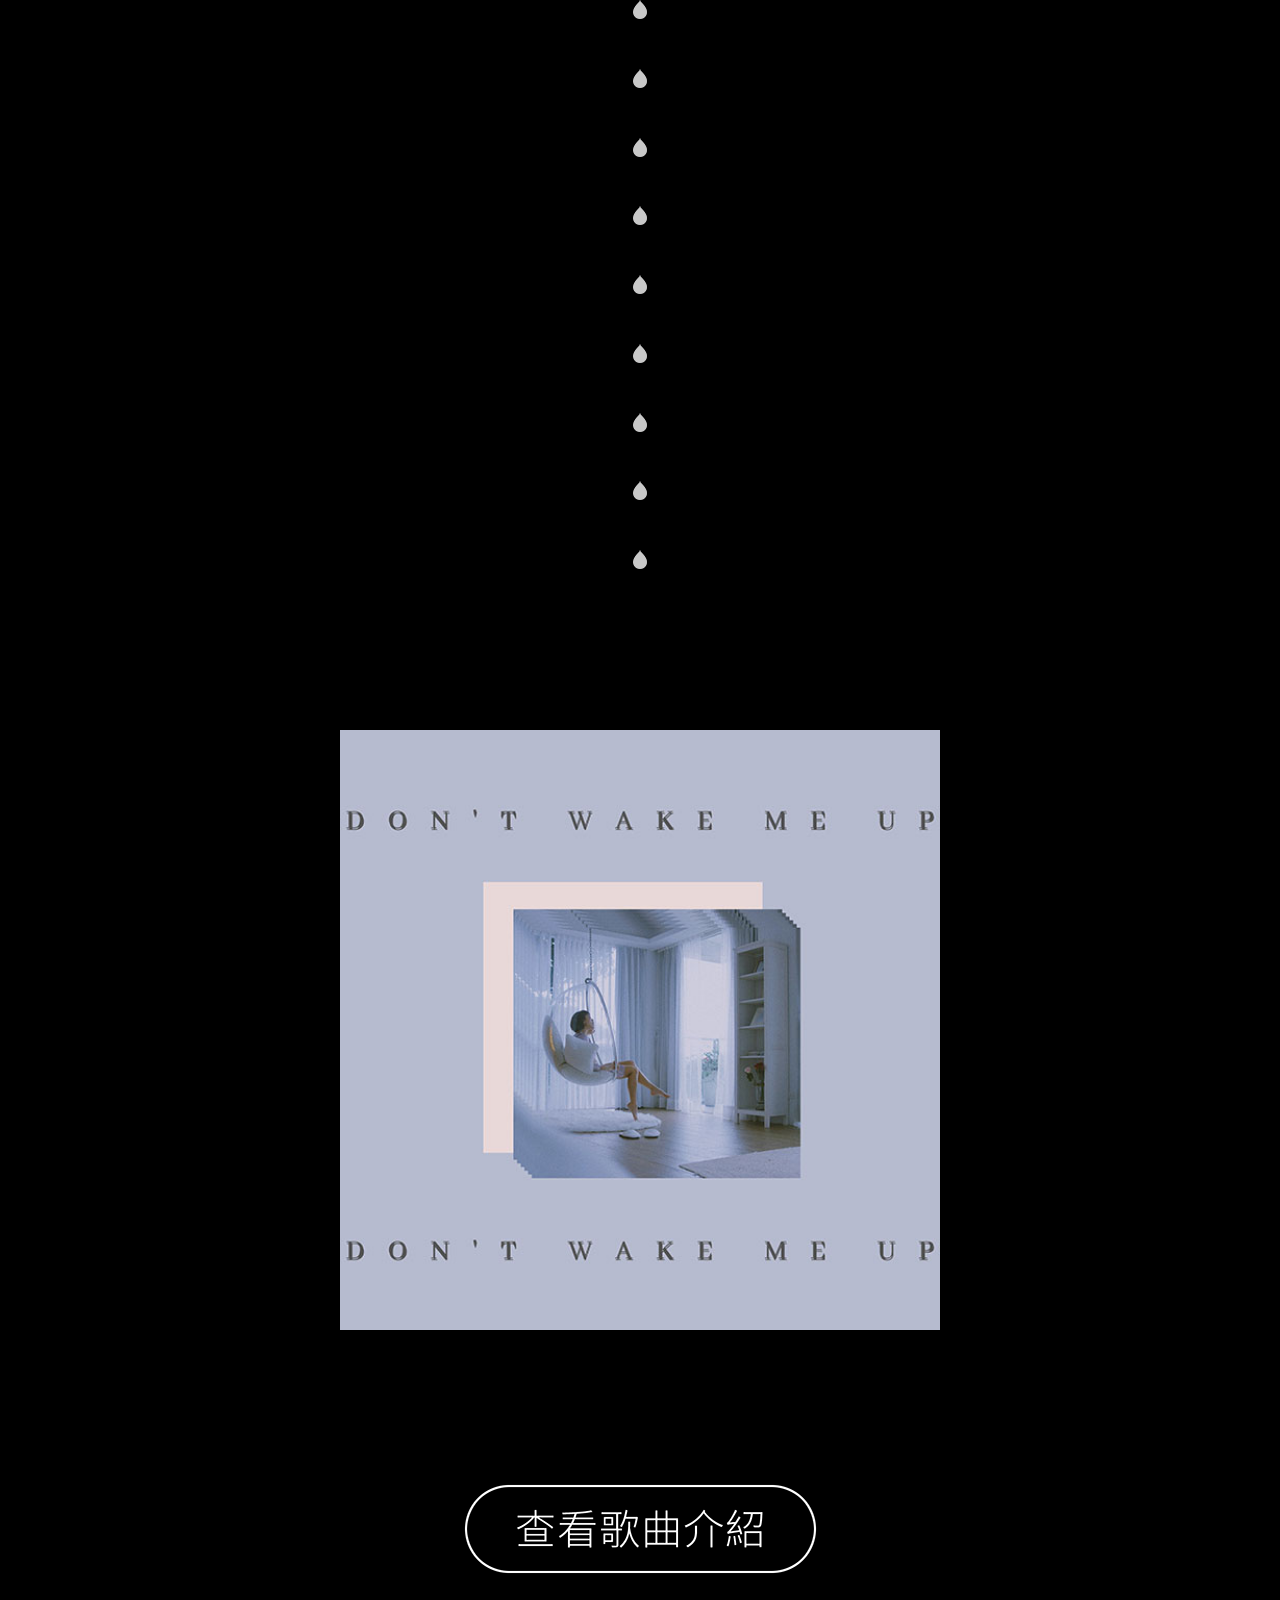
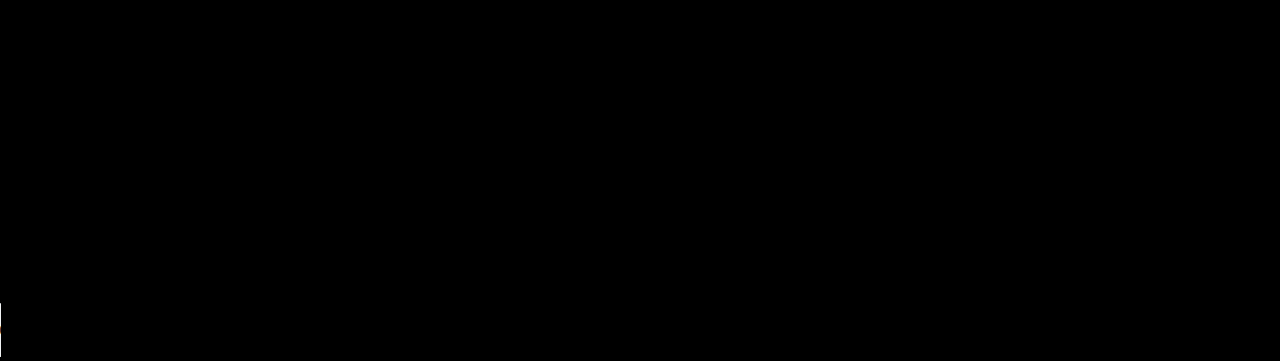
<file: R&B/6.html>
<!DOCTYPE html>
<html class="nojs html css_verticalspacer" lang="en-US">
 <head>

  <meta http-equiv="Content-type" content="text/html;charset=UTF-8"/>
  <meta name="generator" content="2018.1.0.386"/>
  
  <script type="text/javascript">
   // Update the 'nojs'/'js' class on the html node
document.documentElement.className = document.documentElement.className.replace(/\bnojs\b/g, 'js');

// Check that all required assets are uploaded and up-to-date
if(typeof Muse == "undefined") window.Muse = {}; window.Muse.assets = {"required":["museutils.js", "museconfig.js", "jquery.watch.js", "require.js", "3.css"], "outOfDate":[]};
</script>
  
  <link rel="shortcut icon" href="images/a-master-favicon.ico?crc=3874393455"/>
  <title>SUI</title>
  <!-- CSS -->
  <link rel="stylesheet" type="text/css" href="css/site_global.css?crc=444006867"/>
  <link rel="stylesheet" type="text/css" href="css/3.css?crc=50682402" id="pagesheet"/>
   </head>
 <body>

  <div class="clearfix" id="page"><!-- column -->
   <div class="browser_width colelem" id="u2324-bw">
    <div id="u2324"><!-- column -->
     <div class="clearfix" id="u2324_align_to_page">
      <div class="clip_frame colelem" id="u2329"><!-- image -->
       <img class="block" id="u2329_img" src="images/logo.png?crc=435828792" data-hidpi-src="images/logo_2x.png?crc=253160623" alt="" width="86" height="63"/>
      </div>
      <div class="clip_frame colelem" id="u2331"><!-- image -->
       <img class="block" id="u2331_img" src="images/artist.png?crc=3934734514" data-hidpi-src="images/artist_2x.png?crc=119874503" alt="" width="800" height="163"/>
      </div>
      <div class="clip_frame colelem" id="u2318"><!-- image -->
       <img class="block" id="u2318_img" src="images/slogan.png?crc=504485444" data-hidpi-src="images/slogan_2x.png?crc=3951083956" alt="" width="244" height="48"/>
      </div>
      <div class="clip_frame colelem" id="u2322"><!-- image -->
       <img class="block" id="u2322_img" src="images/drop.png?crc=3835638943" alt="" width="36" height="590"/>
      </div>
      <div class="clip_frame colelem" id="u2320"><!-- image -->
       <img class="block" id="u2320_img" src="images/note.png?crc=55377818" data-hidpi-src="images/note_2x.png?crc=3827306563" alt="" width="288" height="105"/>
      </div>
      <div class="clip_frame colelem" id="u2316"><!-- image -->
       <img class="block" id="u2316_img" src="images/drop.png?crc=3835638943" alt="" width="36" height="590"/>
      </div>
      <div class="clip_frame colelem" id="u2327"><!-- image -->
       <img class="block" id="u2327_img" src="images/6.jpg?crc=3991333965" alt="" width="600" height="600"/>
      </div>
      <a class="nonblock nontext clip_frame colelem" id="u2325" href="https://kkbox.fm/IsUXIR" target="_blank"><!-- image --><img class="block" id="u2325_img" src="images/info.png?crc=68958955" data-hidpi-src="images/info_2x.png?crc=87972804" alt="" width="361" height="98"/></a>
     </div>
    </div>
   </div>
   <div class="verticalspacer" data-offset-top="3440" data-content-above-spacer="3440" data-content-below-spacer="61"></div>
  </div>
  <!-- Other scripts -->
  <script type="text/javascript">
   // Decide whether to suppress missing file error or not based on preference setting
var suppressMissingFileError = false
</script>
  <script type="text/javascript">
   window.Muse.assets.check=function(c){if(!window.Muse.assets.checked){window.Muse.assets.checked=!0;var b={},d=function(a,b){if(window.getComputedStyle){var c=window.getComputedStyle(a,null);return c&&c.getPropertyValue(b)||c&&c[b]||""}if(document.documentElement.currentStyle)return(c=a.currentStyle)&&c[b]||a.style&&a.style[b]||"";return""},a=function(a){if(a.match(/^rgb/))return a=a.replace(/\s+/g,"").match(/([\d\,]+)/gi)[0].split(","),(parseInt(a[0])<<16)+(parseInt(a[1])<<8)+parseInt(a[2]);if(a.match(/^\#/))return parseInt(a.substr(1),
16);return 0},f=function(f){for(var g=document.getElementsByTagName("link"),j=0;j<g.length;j++)if("text/css"==g[j].type){var l=(g[j].href||"").match(/\/?css\/([\w\-]+\.css)\?crc=(\d+)/);if(!l||!l[1]||!l[2])break;b[l[1]]=l[2]}g=document.createElement("div");g.className="version";g.style.cssText="display:none; width:1px; height:1px;";document.getElementsByTagName("body")[0].appendChild(g);for(j=0;j<Muse.assets.required.length;){var l=Muse.assets.required[j],k=l.match(/([\w\-\.]+)\.(\w+)$/),i=k&&k[1]?
k[1]:null,k=k&&k[2]?k[2]:null;switch(k.toLowerCase()){case "css":i=i.replace(/\W/gi,"_").replace(/^([^a-z])/gi,"_$1");g.className+=" "+i;i=a(d(g,"color"));k=a(d(g,"backgroundColor"));i!=0||k!=0?(Muse.assets.required.splice(j,1),"undefined"!=typeof b[l]&&(i!=b[l]>>>24||k!=(b[l]&16777215))&&Muse.assets.outOfDate.push(l)):j++;g.className="version";break;case "js":j++;break;default:throw Error("Unsupported file type: "+k);}}c?c().jquery!="1.8.3"&&Muse.assets.outOfDate.push("jquery-1.8.3.min.js"):Muse.assets.required.push("jquery-1.8.3.min.js");
g.parentNode.removeChild(g);if(Muse.assets.outOfDate.length||Muse.assets.required.length)g="Some files on the server may be missing or incorrect. Clear browser cache and try again. If the problem persists please contact website author.",f&&Muse.assets.outOfDate.length&&(g+="\nOut of date: "+Muse.assets.outOfDate.join(",")),f&&Muse.assets.required.length&&(g+="\nMissing: "+Muse.assets.required.join(",")),suppressMissingFileError?(g+="\nUse SuppressMissingFileError key in AppPrefs.xml to show missing file error pop up.",console.log(g)):alert(g)};location&&location.search&&location.search.match&&location.search.match(/muse_debug/gi)?
setTimeout(function(){f(!0)},5E3):f()}};
var muse_init=function(){require.config({baseUrl:""});require(["jquery","museutils","whatinput","jquery.watch"],function(c){var $ = c;$(document).ready(function(){try{
window.Muse.assets.check($);/* body */
Muse.Utils.transformMarkupToFixBrowserProblemsPreInit();/* body */
Muse.Utils.detectScreenResolution();/* HiDPI screens */
Muse.Utils.prepHyperlinks(true);/* body */
Muse.Utils.resizeHeight('.browser_width');/* resize height */
Muse.Utils.requestAnimationFrame(function() { $('body').addClass('initialized'); });/* mark body as initialized */
Muse.Utils.makeButtonsVisibleAfterSettingMinWidth();/* body */
Muse.Utils.fullPage('#page');/* 100% height page */
Muse.Utils.showWidgetsWhenReady();/* body */
Muse.Utils.transformMarkupToFixBrowserProblems();/* body */
}catch(b){if(b&&"function"==typeof b.notify?b.notify():Muse.Assert.fail("Error calling selector function: "+b),false)throw b;}})})};

</script>
  <!-- RequireJS script -->
  <script src="scripts/require.js?crc=7928878" type="text/javascript" async data-main="scripts/museconfig.js?crc=310584261" onload="if (requirejs) requirejs.onError = function(requireType, requireModule) { if (requireType && requireType.toString && requireType.toString().indexOf && 0 <= requireType.toString().indexOf('#scripterror')) window.Muse.assets.check(); }" onerror="window.Muse.assets.check();"></script>

<audio id="bgmusic" controls autoplay preload loop>
  <source src="bgm.mp3" type="audio/mpeg">
  </audio>
  <script>
    (function() {
        function log(info) {
            console.log(info);
            // alert(info);
        }
        function forceSafariPlayAudio() {
            audioEl.load(); 
            audioEl.play(); 
        }
        var audioEl = document.getElementById('bgmusic');
        audioEl.addEventListener('loadstart', function() {
            log('loadstart');
        }, false);
        audioEl.addEventListener('loadeddata', function() {
            log('loadeddata');
        }, false);
        audioEl.addEventListener('loadedmetadata', function() {
            log('loadedmetadata');
        }, false);
        audioEl.addEventListener('canplay', function() {
            log('canplay');
        }, false);
        audioEl.addEventListener('play', function() {
            log('play');
            window.removeEventListener('onload', forceSafariPlayAudio, false);
            window.removeEventListener('touchstart', forceSafariPlayAudio, false);
        }, false);
        audioEl.addEventListener('playing', function() {
            log('playing');
        }, false);
        audioEl.addEventListener('pause', function() {
            log('pause');
        }, false);
        window.addEventListener('touchstart', forceSafariPlayAudio, false);
        window.addEventListener('onload', forceSafariPlayAudio, false);
        audioEl.src = '6.mp3';
    })();
    </script>

   </body>
</html>
</file>
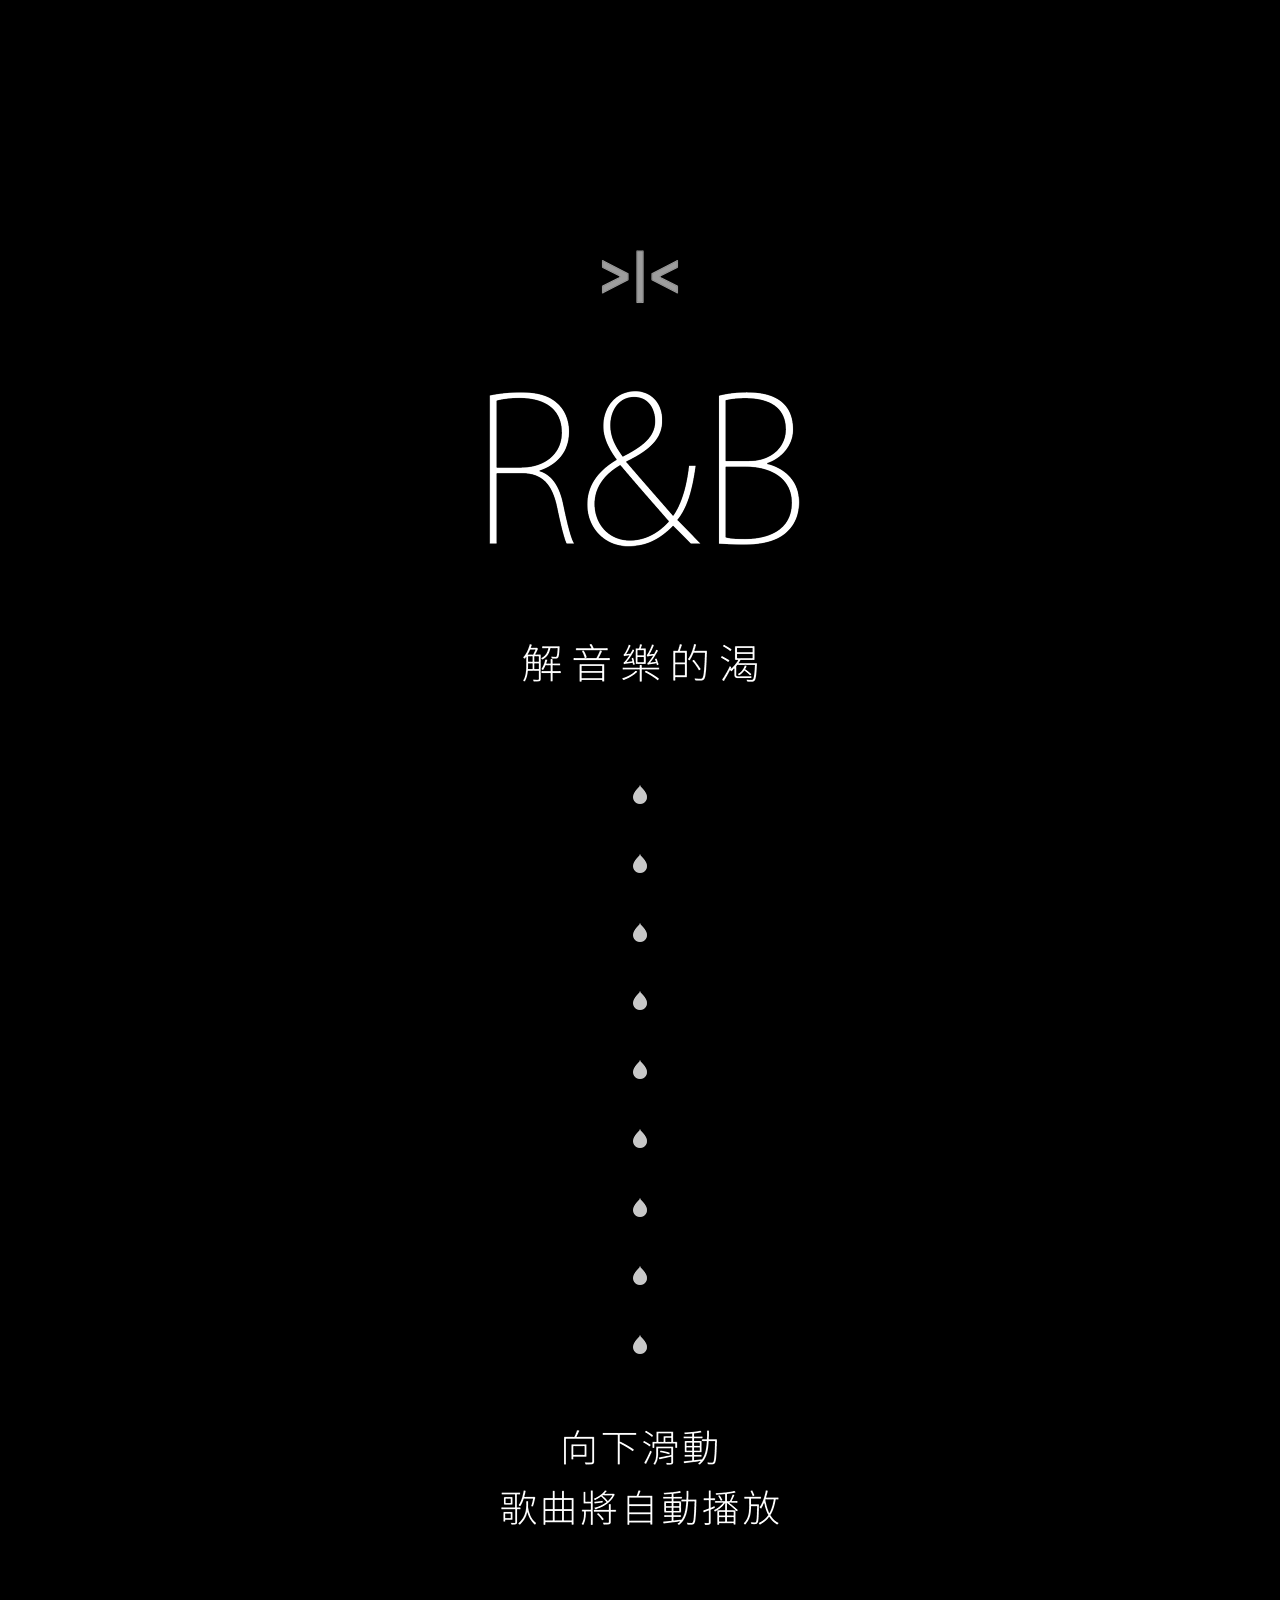
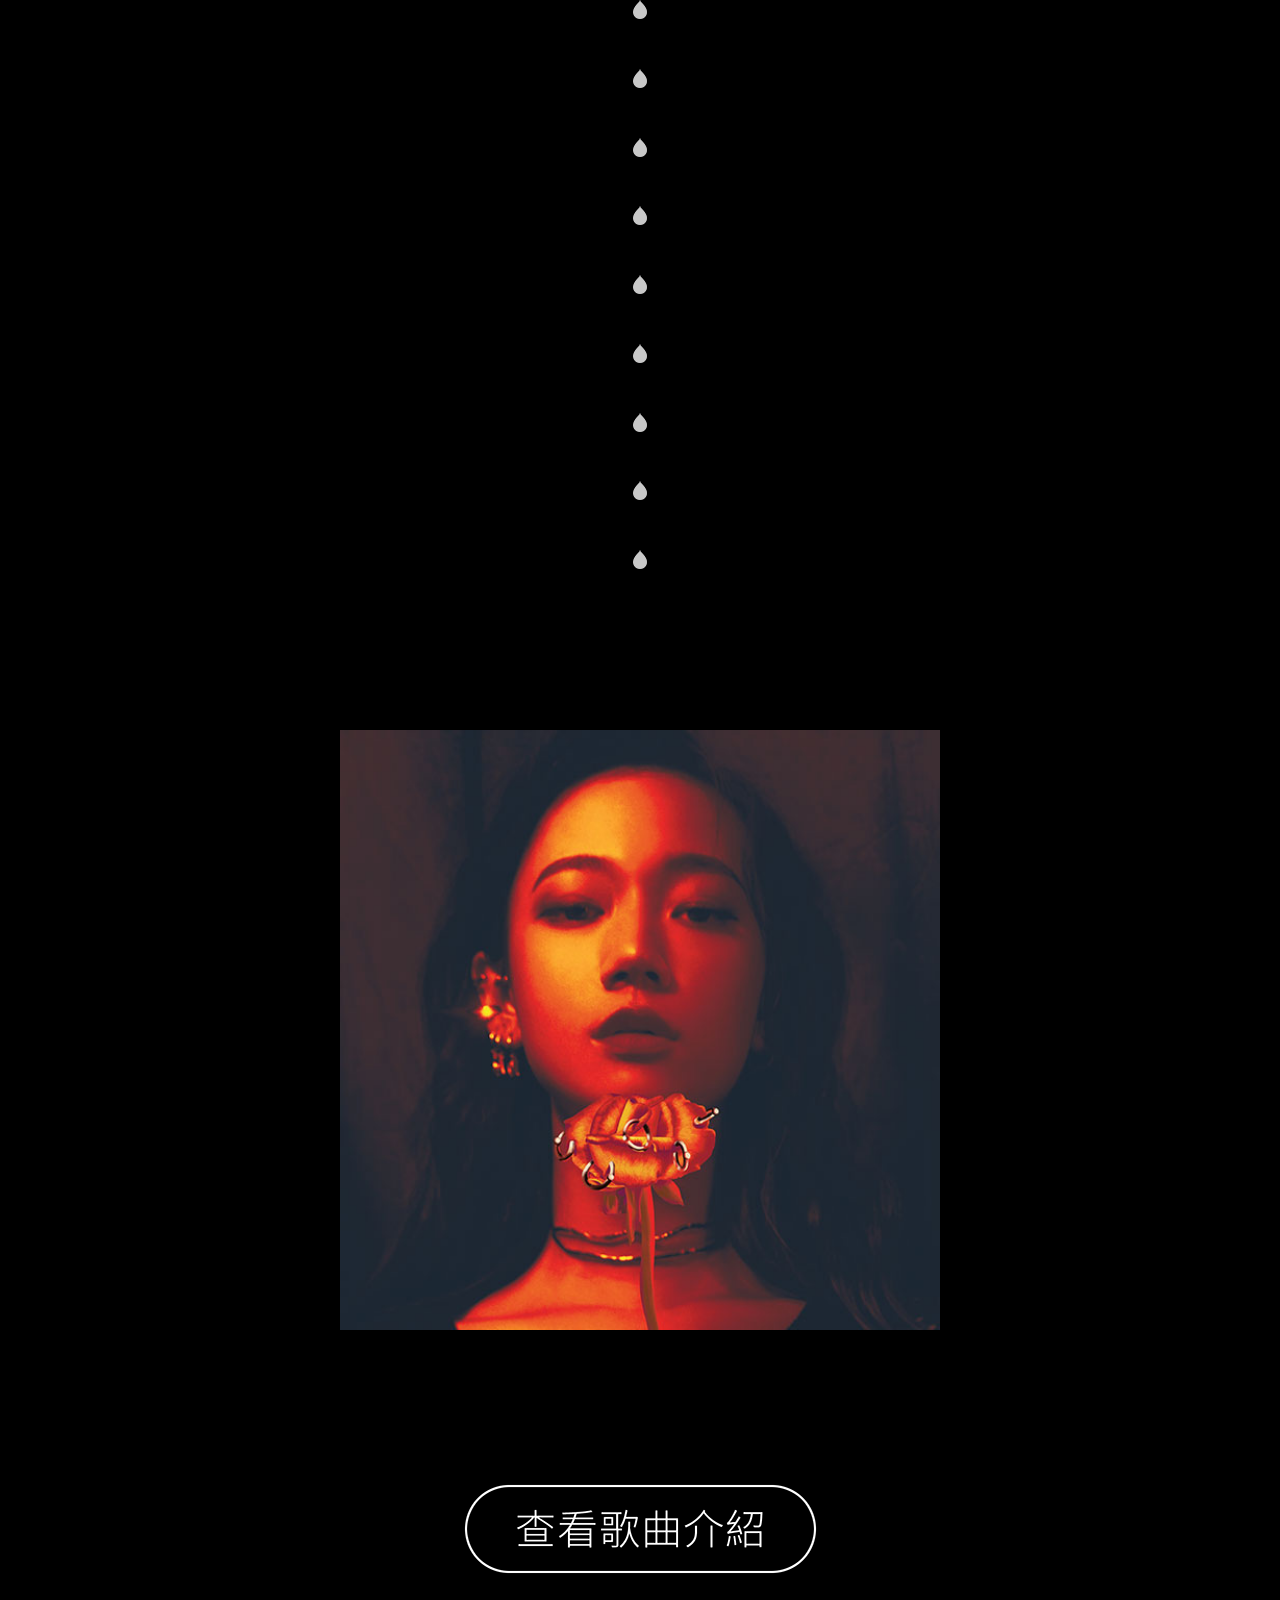
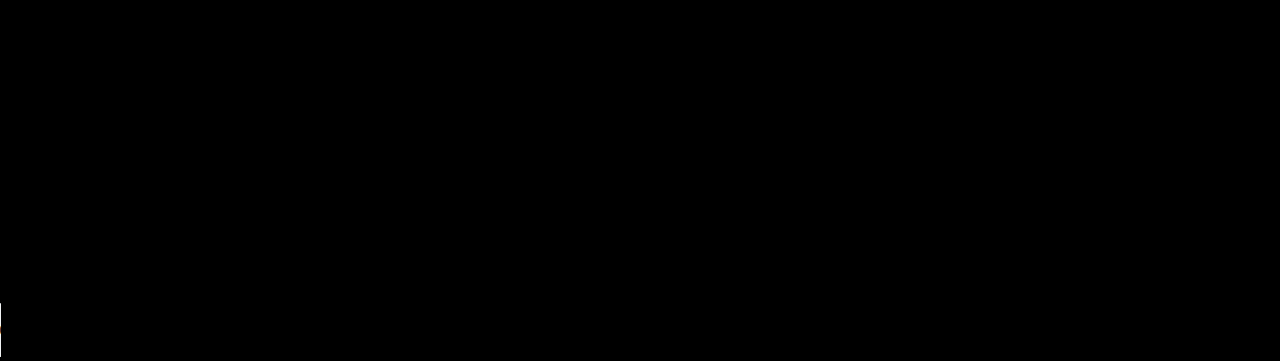
<file: R&B/7.html>
<!DOCTYPE html>
<html class="nojs html css_verticalspacer" lang="en-US">
 <head>

  <meta http-equiv="Content-type" content="text/html;charset=UTF-8"/>
  <meta name="generator" content="2018.1.0.386"/>
  
  <script type="text/javascript">
   // Update the 'nojs'/'js' class on the html node
document.documentElement.className = document.documentElement.className.replace(/\bnojs\b/g, 'js');

// Check that all required assets are uploaded and up-to-date
if(typeof Muse == "undefined") window.Muse = {}; window.Muse.assets = {"required":["museutils.js", "museconfig.js", "jquery.watch.js", "require.js", "1.css"], "outOfDate":[]};
</script>
  
  <link rel="shortcut icon" href="images/a-master-favicon.ico?crc=3874393455"/>
  <title>SUI</title>
  <!-- CSS -->
  <link rel="stylesheet" type="text/css" href="css/site_global.css?crc=444006867"/>
  <link rel="stylesheet" type="text/css" href="css/1.css?crc=178852990" id="pagesheet"/>
   </head>
 <body>

  <div class="clearfix" id="page"><!-- column -->
   <div class="browser_width colelem" id="u2002-bw">
    <div id="u2002"><!-- column -->
     <div class="clearfix" id="u2002_align_to_page">
      <div class="clip_frame colelem" id="u2181"><!-- image -->
       <img class="block" id="u2181_img" src="images/logo.png?crc=435828792" data-hidpi-src="images/logo_2x.png?crc=253160623" alt="" width="86" height="63"/>
      </div>
      <div class="clip_frame colelem" id="u2191"><!-- image -->
       <img class="block" id="u2191_img" src="images/artist.png?crc=3934734514" data-hidpi-src="images/artist_2x.png?crc=119874503" alt="" width="800" height="163"/>
      </div>
      <div class="clip_frame colelem" id="u2201"><!-- image -->
       <img class="block" id="u2201_img" src="images/slogan.png?crc=504485444" data-hidpi-src="images/slogan_2x.png?crc=3951083956" alt="" width="244" height="48"/>
      </div>
      <div class="clip_frame colelem" id="u2211"><!-- image -->
       <img class="block" id="u2211_img" src="images/drop.png?crc=3835638943" alt="" width="36" height="590"/>
      </div>
      <div class="clip_frame colelem" id="u2248"><!-- image -->
       <img class="block" id="u2248_img" src="images/note.png?crc=55377818" data-hidpi-src="images/note_2x.png?crc=3827306563" alt="" width="288" height="105"/>
      </div>
      <div class="clip_frame colelem" id="u2221"><!-- image -->
       <img class="block" id="u2221_img" src="images/drop.png?crc=3835638943" alt="" width="36" height="590"/>
      </div>
      <div class="clip_frame colelem" id="u1996"><!-- image -->
       <img class="block" id="u1996_img" src="images/7.jpg?crc=202642277" alt="" width="600" height="600"/>
      </div>
      <a class="nonblock nontext clip_frame colelem" id="u2238" href="https://kkbox.fm/PsX9Bd" target="_blank"><!-- image --><img class="block" id="u2238_img" src="images/info.png?crc=68958955" data-hidpi-src="images/info_2x.png?crc=87972804" alt="" width="361" height="98"/></a>
     </div>
    </div>
   </div>
   <div class="verticalspacer" data-offset-top="3440" data-content-above-spacer="3440" data-content-below-spacer="61"></div>
  </div>
  <!-- Other scripts -->
  <script type="text/javascript">
   // Decide whether to suppress missing file error or not based on preference setting
var suppressMissingFileError = false
</script>
  <script type="text/javascript">
   window.Muse.assets.check=function(c){if(!window.Muse.assets.checked){window.Muse.assets.checked=!0;var b={},d=function(a,b){if(window.getComputedStyle){var c=window.getComputedStyle(a,null);return c&&c.getPropertyValue(b)||c&&c[b]||""}if(document.documentElement.currentStyle)return(c=a.currentStyle)&&c[b]||a.style&&a.style[b]||"";return""},a=function(a){if(a.match(/^rgb/))return a=a.replace(/\s+/g,"").match(/([\d\,]+)/gi)[0].split(","),(parseInt(a[0])<<16)+(parseInt(a[1])<<8)+parseInt(a[2]);if(a.match(/^\#/))return parseInt(a.substr(1),
16);return 0},f=function(f){for(var g=document.getElementsByTagName("link"),j=0;j<g.length;j++)if("text/css"==g[j].type){var l=(g[j].href||"").match(/\/?css\/([\w\-]+\.css)\?crc=(\d+)/);if(!l||!l[1]||!l[2])break;b[l[1]]=l[2]}g=document.createElement("div");g.className="version";g.style.cssText="display:none; width:1px; height:1px;";document.getElementsByTagName("body")[0].appendChild(g);for(j=0;j<Muse.assets.required.length;){var l=Muse.assets.required[j],k=l.match(/([\w\-\.]+)\.(\w+)$/),i=k&&k[1]?
k[1]:null,k=k&&k[2]?k[2]:null;switch(k.toLowerCase()){case "css":i=i.replace(/\W/gi,"_").replace(/^([^a-z])/gi,"_$1");g.className+=" "+i;i=a(d(g,"color"));k=a(d(g,"backgroundColor"));i!=0||k!=0?(Muse.assets.required.splice(j,1),"undefined"!=typeof b[l]&&(i!=b[l]>>>24||k!=(b[l]&16777215))&&Muse.assets.outOfDate.push(l)):j++;g.className="version";break;case "js":j++;break;default:throw Error("Unsupported file type: "+k);}}c?c().jquery!="1.8.3"&&Muse.assets.outOfDate.push("jquery-1.8.3.min.js"):Muse.assets.required.push("jquery-1.8.3.min.js");
g.parentNode.removeChild(g);if(Muse.assets.outOfDate.length||Muse.assets.required.length)g="Some files on the server may be missing or incorrect. Clear browser cache and try again. If the problem persists please contact website author.",f&&Muse.assets.outOfDate.length&&(g+="\nOut of date: "+Muse.assets.outOfDate.join(",")),f&&Muse.assets.required.length&&(g+="\nMissing: "+Muse.assets.required.join(",")),suppressMissingFileError?(g+="\nUse SuppressMissingFileError key in AppPrefs.xml to show missing file error pop up.",console.log(g)):alert(g)};location&&location.search&&location.search.match&&location.search.match(/muse_debug/gi)?
setTimeout(function(){f(!0)},5E3):f()}};
var muse_init=function(){require.config({baseUrl:""});require(["jquery","museutils","whatinput","jquery.watch"],function(c){var $ = c;$(document).ready(function(){try{
window.Muse.assets.check($);/* body */
Muse.Utils.transformMarkupToFixBrowserProblemsPreInit();/* body */
Muse.Utils.detectScreenResolution();/* HiDPI screens */
Muse.Utils.prepHyperlinks(true);/* body */
Muse.Utils.resizeHeight('.browser_width');/* resize height */
Muse.Utils.requestAnimationFrame(function() { $('body').addClass('initialized'); });/* mark body as initialized */
Muse.Utils.makeButtonsVisibleAfterSettingMinWidth();/* body */
Muse.Utils.fullPage('#page');/* 100% height page */
Muse.Utils.showWidgetsWhenReady();/* body */
Muse.Utils.transformMarkupToFixBrowserProblems();/* body */
}catch(b){if(b&&"function"==typeof b.notify?b.notify():Muse.Assert.fail("Error calling selector function: "+b),false)throw b;}})})};

</script>
  <!-- RequireJS script -->
  <script src="scripts/require.js?crc=7928878" type="text/javascript" async data-main="scripts/museconfig.js?crc=310584261" onload="if (requirejs) requirejs.onError = function(requireType, requireModule) { if (requireType && requireType.toString && requireType.toString().indexOf && 0 <= requireType.toString().indexOf('#scripterror')) window.Muse.assets.check(); }" onerror="window.Muse.assets.check();"></script>

<audio id="bgmusic" controls autoplay preload loop>
  <source src="bgm.mp3" type="audio/mpeg">
  </audio>
  <script>
    (function() {
        function log(info) {
            console.log(info);
            // alert(info);
        }
        function forceSafariPlayAudio() {
            audioEl.load(); 
            audioEl.play(); 
        }
        var audioEl = document.getElementById('bgmusic');
        audioEl.addEventListener('loadstart', function() {
            log('loadstart');
        }, false);
        audioEl.addEventListener('loadeddata', function() {
            log('loadeddata');
        }, false);
        audioEl.addEventListener('loadedmetadata', function() {
            log('loadedmetadata');
        }, false);
        audioEl.addEventListener('canplay', function() {
            log('canplay');
        }, false);
        audioEl.addEventListener('play', function() {
            log('play');
            window.removeEventListener('onload', forceSafariPlayAudio, false);
            window.removeEventListener('touchstart', forceSafariPlayAudio, false);
        }, false);
        audioEl.addEventListener('playing', function() {
            log('playing');
        }, false);
        audioEl.addEventListener('pause', function() {
            log('pause');
        }, false);
        window.addEventListener('touchstart', forceSafariPlayAudio, false);
        window.addEventListener('onload', forceSafariPlayAudio, false);
        audioEl.src = '7.mp3';
    })();
    </script>

   </body>
</html>
</file>
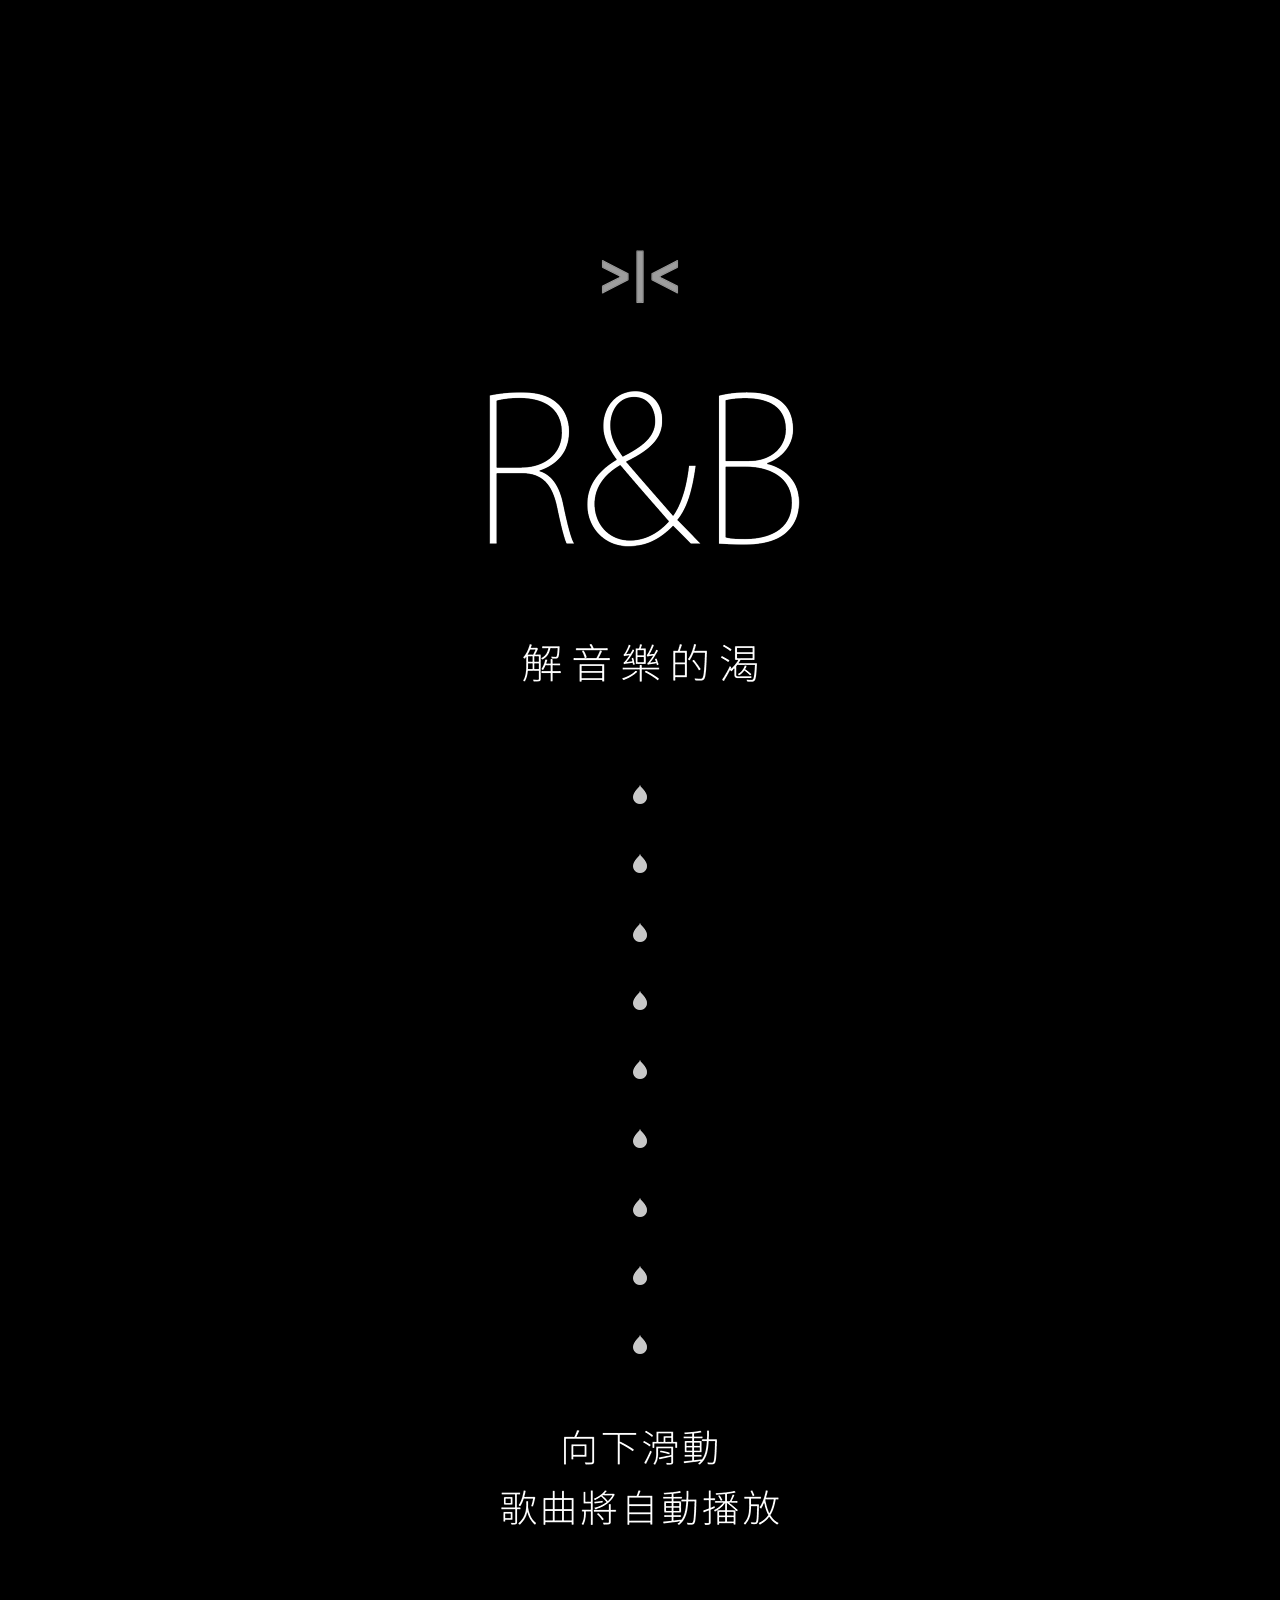
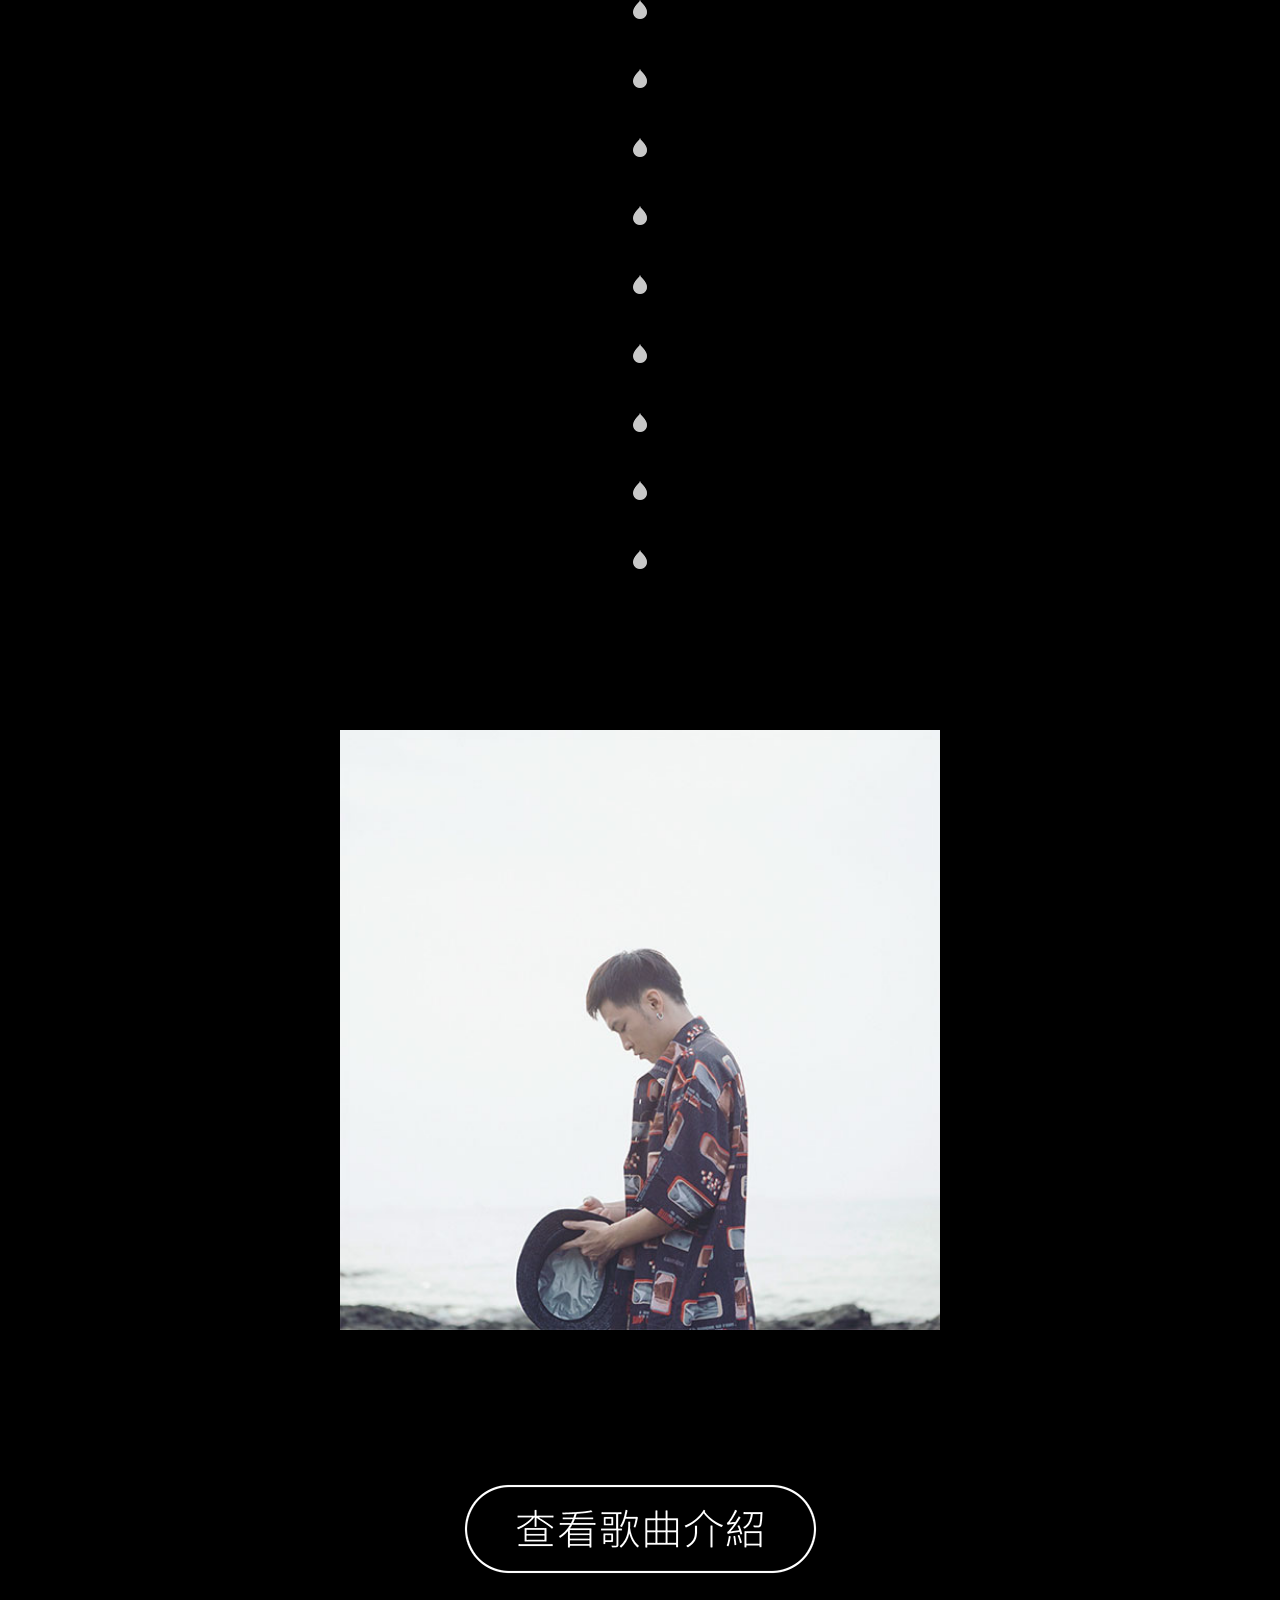
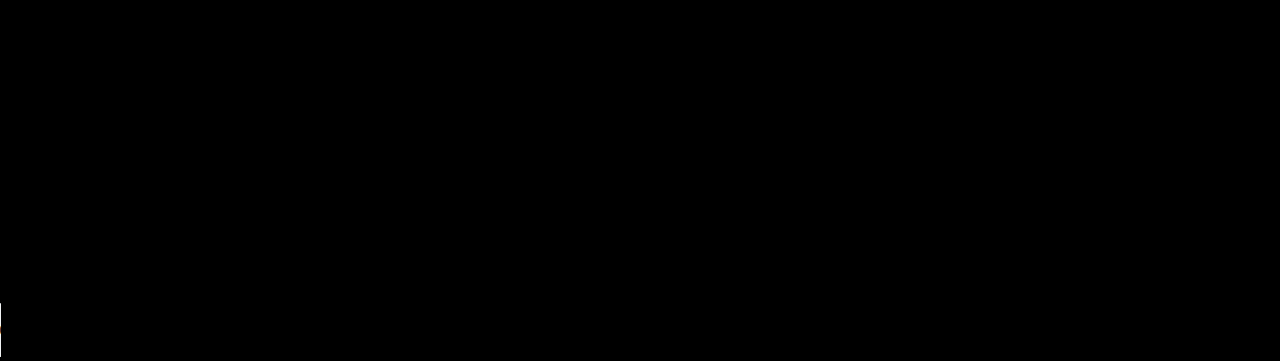
<file: R&B/8.html>
<!DOCTYPE html>
<html class="nojs html css_verticalspacer" lang="en-US">
 <head>

  <meta http-equiv="Content-type" content="text/html;charset=UTF-8"/>
  <meta name="generator" content="2018.1.0.386"/>
  
  <script type="text/javascript">
   // Update the 'nojs'/'js' class on the html node
document.documentElement.className = document.documentElement.className.replace(/\bnojs\b/g, 'js');

// Check that all required assets are uploaded and up-to-date
if(typeof Muse == "undefined") window.Muse = {}; window.Muse.assets = {"required":["museutils.js", "museconfig.js", "jquery.watch.js", "require.js", "2.css"], "outOfDate":[]};
</script>
  
  <link rel="shortcut icon" href="images/a-master-favicon.ico?crc=3874393455"/>
  <title>SUI</title>
  <!-- CSS -->
  <link rel="stylesheet" type="text/css" href="css/site_global.css?crc=444006867"/>
  <link rel="stylesheet" type="text/css" href="css/2.css?crc=19988461" id="pagesheet"/>
   </head>
 <body>

  <div class="clearfix" id="page"><!-- column -->
   <div class="browser_width colelem" id="u2293-bw">
    <div id="u2293"><!-- column -->
     <div class="clearfix" id="u2293_align_to_page">
      <div class="clip_frame colelem" id="u2296"><!-- image -->
       <img class="block" id="u2296_img" src="images/logo.png?crc=435828792" data-hidpi-src="images/logo_2x.png?crc=253160623" alt="" width="86" height="63"/>
      </div>
      <div class="clip_frame colelem" id="u2291"><!-- image -->
       <img class="block" id="u2291_img" src="images/artist.png?crc=3934734514" data-hidpi-src="images/artist_2x.png?crc=119874503" alt="" width="800" height="163"/>
      </div>
      <div class="clip_frame colelem" id="u2289"><!-- image -->
       <img class="block" id="u2289_img" src="images/slogan.png?crc=504485444" data-hidpi-src="images/slogan_2x.png?crc=3951083956" alt="" width="244" height="48"/>
      </div>
      <div class="clip_frame colelem" id="u2300"><!-- image -->
       <img class="block" id="u2300_img" src="images/drop.png?crc=3835638943" alt="" width="36" height="590"/>
      </div>
      <div class="clip_frame colelem" id="u2294"><!-- image -->
       <img class="block" id="u2294_img" src="images/note.png?crc=55377818" data-hidpi-src="images/note_2x.png?crc=3827306563" alt="" width="288" height="105"/>
      </div>
      <div class="clip_frame colelem" id="u2287"><!-- image -->
       <img class="block" id="u2287_img" src="images/drop.png?crc=3835638943" alt="" width="36" height="590"/>
      </div>
      <div class="clip_frame colelem" id="u2298"><!-- image -->
       <img class="block" id="u2298_img" src="images/8.jpg?crc=74956386" alt="" width="600" height="600"/>
      </div>
      <a class="nonblock nontext clip_frame colelem" id="u2285" href="https://kkbox.fm/ZsZpRa" target="_blank"><!-- image --><img class="block" id="u2285_img" src="images/info.png?crc=68958955" data-hidpi-src="images/info_2x.png?crc=87972804" alt="" width="361" height="98"/></a>
     </div>
    </div>
   </div>
   <div class="verticalspacer" data-offset-top="3440" data-content-above-spacer="3440" data-content-below-spacer="61"></div>
  </div>
  <!-- Other scripts -->
  <script type="text/javascript">
   // Decide whether to suppress missing file error or not based on preference setting
var suppressMissingFileError = false
</script>
  <script type="text/javascript">
   window.Muse.assets.check=function(c){if(!window.Muse.assets.checked){window.Muse.assets.checked=!0;var b={},d=function(a,b){if(window.getComputedStyle){var c=window.getComputedStyle(a,null);return c&&c.getPropertyValue(b)||c&&c[b]||""}if(document.documentElement.currentStyle)return(c=a.currentStyle)&&c[b]||a.style&&a.style[b]||"";return""},a=function(a){if(a.match(/^rgb/))return a=a.replace(/\s+/g,"").match(/([\d\,]+)/gi)[0].split(","),(parseInt(a[0])<<16)+(parseInt(a[1])<<8)+parseInt(a[2]);if(a.match(/^\#/))return parseInt(a.substr(1),
16);return 0},f=function(f){for(var g=document.getElementsByTagName("link"),j=0;j<g.length;j++)if("text/css"==g[j].type){var l=(g[j].href||"").match(/\/?css\/([\w\-]+\.css)\?crc=(\d+)/);if(!l||!l[1]||!l[2])break;b[l[1]]=l[2]}g=document.createElement("div");g.className="version";g.style.cssText="display:none; width:1px; height:1px;";document.getElementsByTagName("body")[0].appendChild(g);for(j=0;j<Muse.assets.required.length;){var l=Muse.assets.required[j],k=l.match(/([\w\-\.]+)\.(\w+)$/),i=k&&k[1]?
k[1]:null,k=k&&k[2]?k[2]:null;switch(k.toLowerCase()){case "css":i=i.replace(/\W/gi,"_").replace(/^([^a-z])/gi,"_$1");g.className+=" "+i;i=a(d(g,"color"));k=a(d(g,"backgroundColor"));i!=0||k!=0?(Muse.assets.required.splice(j,1),"undefined"!=typeof b[l]&&(i!=b[l]>>>24||k!=(b[l]&16777215))&&Muse.assets.outOfDate.push(l)):j++;g.className="version";break;case "js":j++;break;default:throw Error("Unsupported file type: "+k);}}c?c().jquery!="1.8.3"&&Muse.assets.outOfDate.push("jquery-1.8.3.min.js"):Muse.assets.required.push("jquery-1.8.3.min.js");
g.parentNode.removeChild(g);if(Muse.assets.outOfDate.length||Muse.assets.required.length)g="Some files on the server may be missing or incorrect. Clear browser cache and try again. If the problem persists please contact website author.",f&&Muse.assets.outOfDate.length&&(g+="\nOut of date: "+Muse.assets.outOfDate.join(",")),f&&Muse.assets.required.length&&(g+="\nMissing: "+Muse.assets.required.join(",")),suppressMissingFileError?(g+="\nUse SuppressMissingFileError key in AppPrefs.xml to show missing file error pop up.",console.log(g)):alert(g)};location&&location.search&&location.search.match&&location.search.match(/muse_debug/gi)?
setTimeout(function(){f(!0)},5E3):f()}};
var muse_init=function(){require.config({baseUrl:""});require(["jquery","museutils","whatinput","jquery.watch"],function(c){var $ = c;$(document).ready(function(){try{
window.Muse.assets.check($);/* body */
Muse.Utils.transformMarkupToFixBrowserProblemsPreInit();/* body */
Muse.Utils.detectScreenResolution();/* HiDPI screens */
Muse.Utils.prepHyperlinks(true);/* body */
Muse.Utils.resizeHeight('.browser_width');/* resize height */
Muse.Utils.requestAnimationFrame(function() { $('body').addClass('initialized'); });/* mark body as initialized */
Muse.Utils.makeButtonsVisibleAfterSettingMinWidth();/* body */
Muse.Utils.fullPage('#page');/* 100% height page */
Muse.Utils.showWidgetsWhenReady();/* body */
Muse.Utils.transformMarkupToFixBrowserProblems();/* body */
}catch(b){if(b&&"function"==typeof b.notify?b.notify():Muse.Assert.fail("Error calling selector function: "+b),false)throw b;}})})};

</script>
  <!-- RequireJS script -->
  <script src="scripts/require.js?crc=7928878" type="text/javascript" async data-main="scripts/museconfig.js?crc=310584261" onload="if (requirejs) requirejs.onError = function(requireType, requireModule) { if (requireType && requireType.toString && requireType.toString().indexOf && 0 <= requireType.toString().indexOf('#scripterror')) window.Muse.assets.check(); }" onerror="window.Muse.assets.check();"></script>

<audio id="bgmusic" controls autoplay preload loop>
  <source src="bgm.mp3" type="audio/mpeg">
  </audio>
  <script>
    (function() {
        function log(info) {
            console.log(info);
            // alert(info);
        }
        function forceSafariPlayAudio() {
            audioEl.load(); 
            audioEl.play(); 
        }
        var audioEl = document.getElementById('bgmusic');
        audioEl.addEventListener('loadstart', function() {
            log('loadstart');
        }, false);
        audioEl.addEventListener('loadeddata', function() {
            log('loadeddata');
        }, false);
        audioEl.addEventListener('loadedmetadata', function() {
            log('loadedmetadata');
        }, false);
        audioEl.addEventListener('canplay', function() {
            log('canplay');
        }, false);
        audioEl.addEventListener('play', function() {
            log('play');
            window.removeEventListener('onload', forceSafariPlayAudio, false);
            window.removeEventListener('touchstart', forceSafariPlayAudio, false);
        }, false);
        audioEl.addEventListener('playing', function() {
            log('playing');
        }, false);
        audioEl.addEventListener('pause', function() {
            log('pause');
        }, false);
        window.addEventListener('touchstart', forceSafariPlayAudio, false);
        window.addEventListener('onload', forceSafariPlayAudio, false);
        audioEl.src = '8.mp3';
    })();
    </script>

   </body>
</html>
</file>
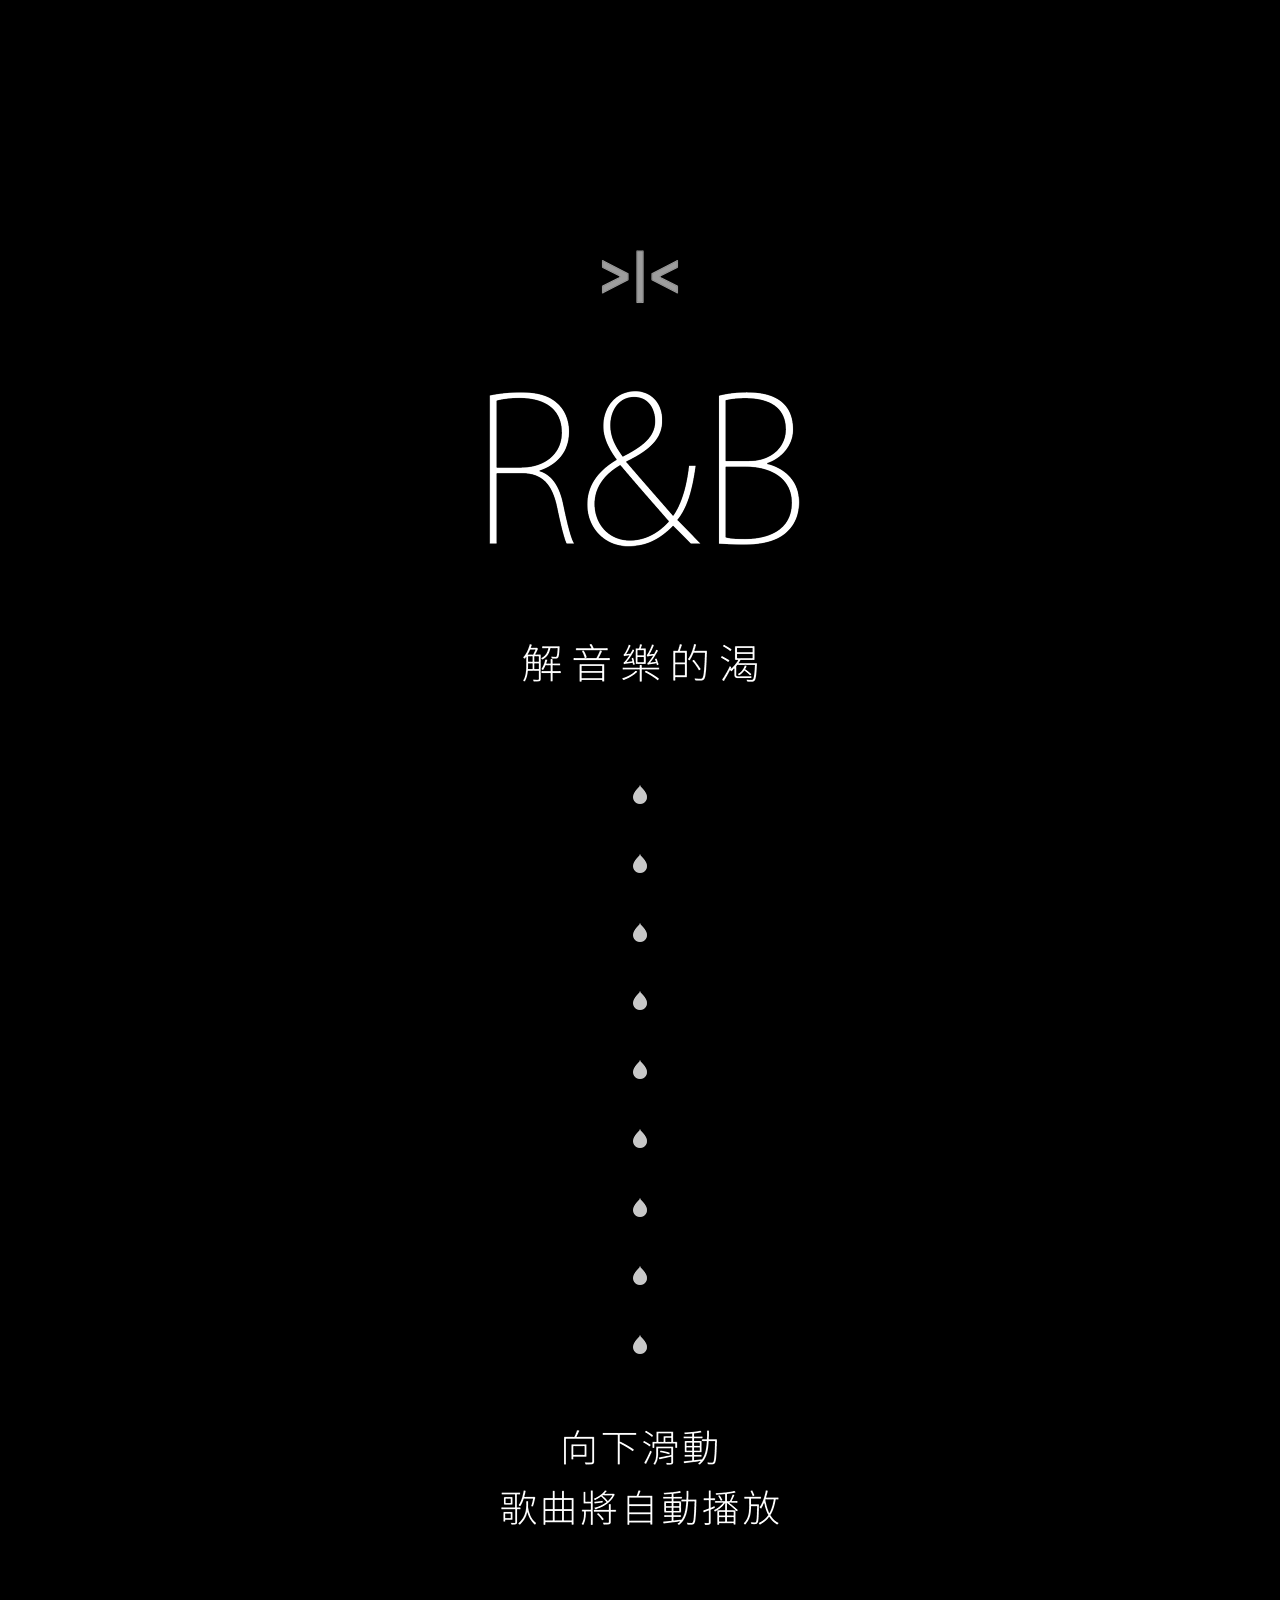
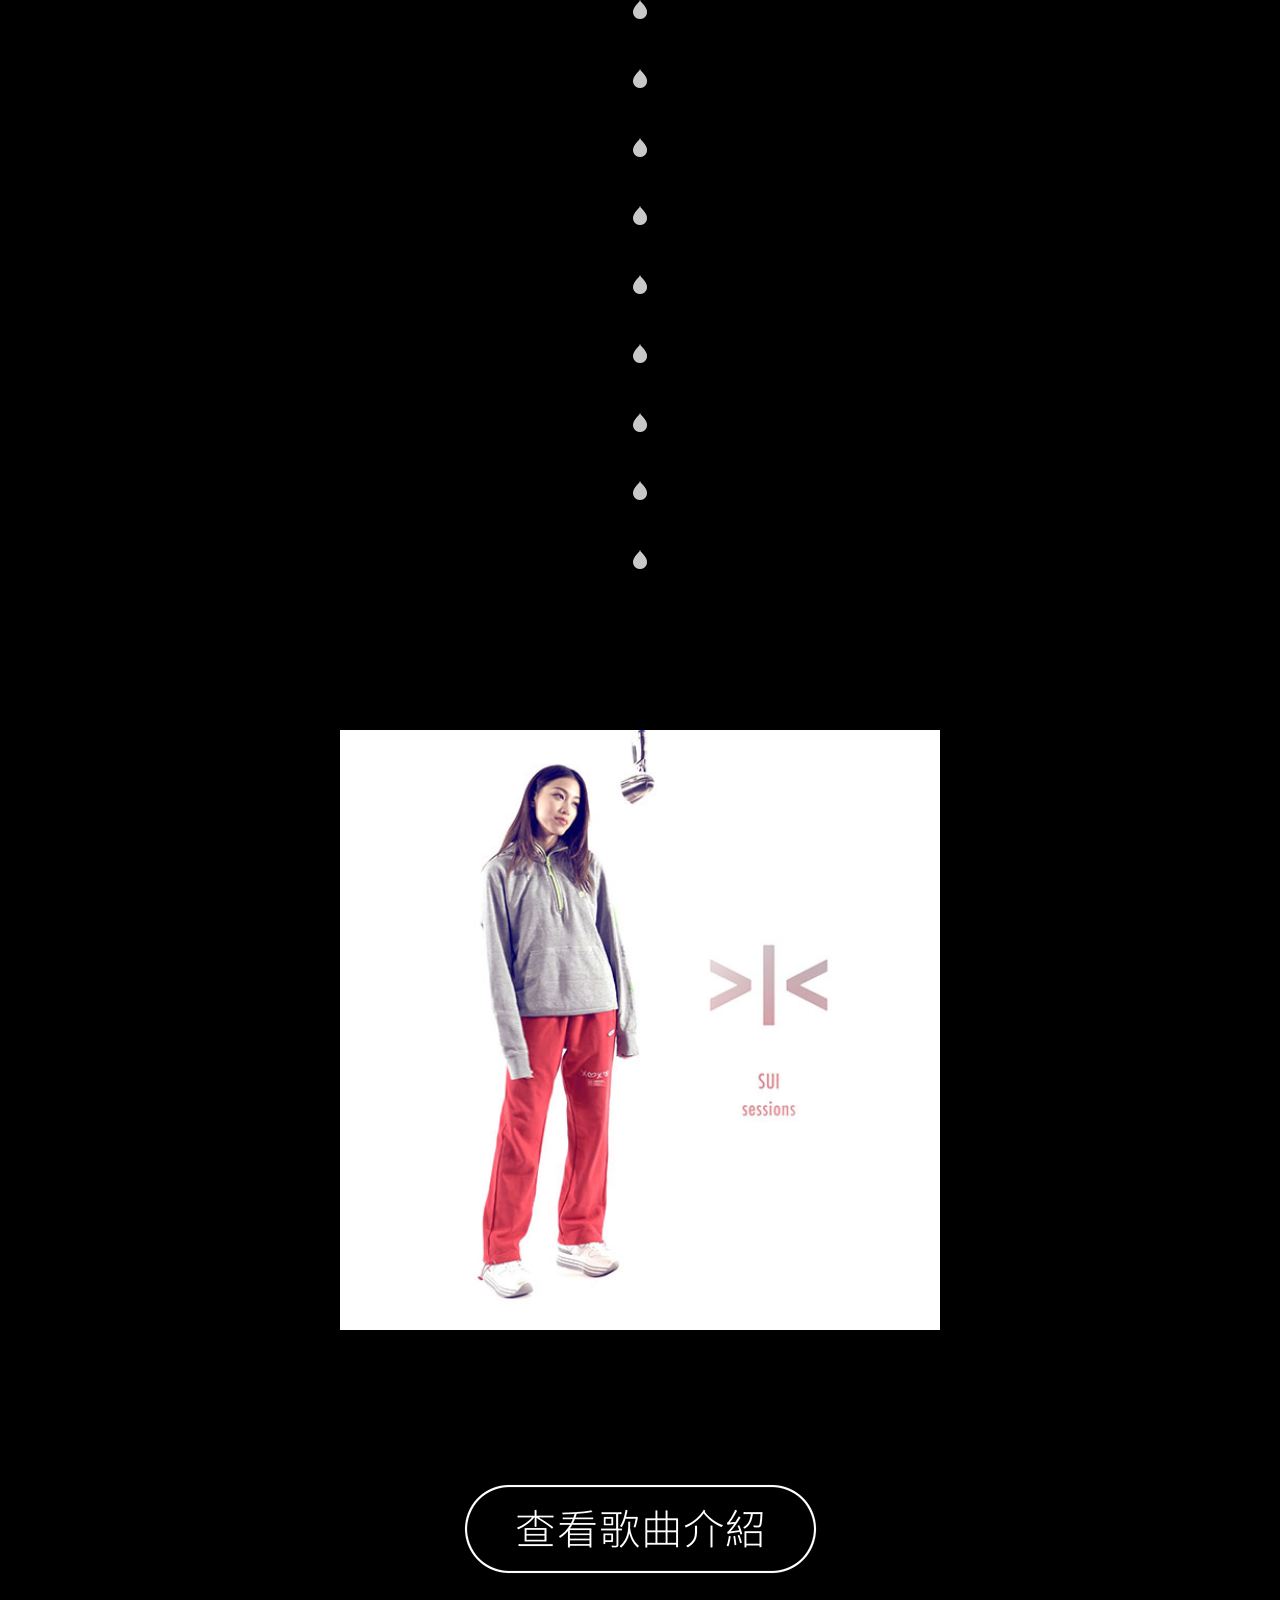
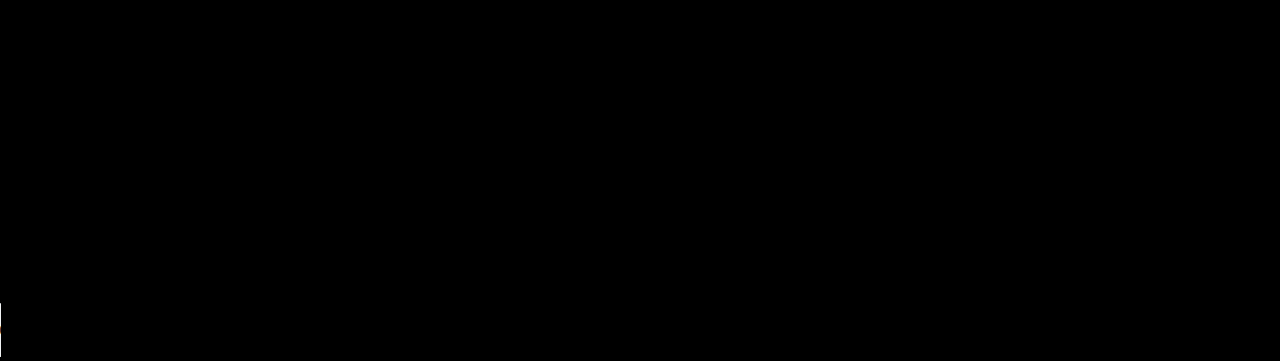
<file: R&B/9.html>
<!DOCTYPE html>
<html class="nojs html css_verticalspacer" lang="en-US">
 <head>

  <meta http-equiv="Content-type" content="text/html;charset=UTF-8"/>
  <meta name="generator" content="2018.1.0.386"/>
  
  <script type="text/javascript">
   // Update the 'nojs'/'js' class on the html node
document.documentElement.className = document.documentElement.className.replace(/\bnojs\b/g, 'js');

// Check that all required assets are uploaded and up-to-date
if(typeof Muse == "undefined") window.Muse = {}; window.Muse.assets = {"required":["museutils.js", "museconfig.js", "jquery.watch.js", "require.js", "3.css"], "outOfDate":[]};
</script>
  
  <link rel="shortcut icon" href="images/a-master-favicon.ico?crc=3874393455"/>
  <title>SUI</title>
  <!-- CSS -->
  <link rel="stylesheet" type="text/css" href="css/site_global.css?crc=444006867"/>
  <link rel="stylesheet" type="text/css" href="css/3.css?crc=50682402" id="pagesheet"/>
   </head>
 <body>

  <div class="clearfix" id="page"><!-- column -->
   <div class="browser_width colelem" id="u2324-bw">
    <div id="u2324"><!-- column -->
     <div class="clearfix" id="u2324_align_to_page">
      <div class="clip_frame colelem" id="u2329"><!-- image -->
       <img class="block" id="u2329_img" src="images/logo.png?crc=435828792" data-hidpi-src="images/logo_2x.png?crc=253160623" alt="" width="86" height="63"/>
      </div>
      <div class="clip_frame colelem" id="u2331"><!-- image -->
       <img class="block" id="u2331_img" src="images/artist.png?crc=3934734514" data-hidpi-src="images/artist_2x.png?crc=119874503" alt="" width="800" height="163"/>
      </div>
      <div class="clip_frame colelem" id="u2318"><!-- image -->
       <img class="block" id="u2318_img" src="images/slogan.png?crc=504485444" data-hidpi-src="images/slogan_2x.png?crc=3951083956" alt="" width="244" height="48"/>
      </div>
      <div class="clip_frame colelem" id="u2322"><!-- image -->
       <img class="block" id="u2322_img" src="images/drop.png?crc=3835638943" alt="" width="36" height="590"/>
      </div>
      <div class="clip_frame colelem" id="u2320"><!-- image -->
       <img class="block" id="u2320_img" src="images/note.png?crc=55377818" data-hidpi-src="images/note_2x.png?crc=3827306563" alt="" width="288" height="105"/>
      </div>
      <div class="clip_frame colelem" id="u2316"><!-- image -->
       <img class="block" id="u2316_img" src="images/drop.png?crc=3835638943" alt="" width="36" height="590"/>
      </div>
      <div class="clip_frame colelem" id="u2327"><!-- image -->
       <img class="block" id="u2327_img" src="images/9.jpg?crc=3991333965" alt="" width="600" height="600"/>
      </div>
      <a class="nonblock nontext clip_frame colelem" id="u2325" href="https://kkbox.fm/0sVozf" target="_blank"><!-- image --><img class="block" id="u2325_img" src="images/info.png?crc=68958955" data-hidpi-src="images/info_2x.png?crc=87972804" alt="" width="361" height="98"/></a>
     </div>
    </div>
   </div>
   <div class="verticalspacer" data-offset-top="3440" data-content-above-spacer="3440" data-content-below-spacer="61"></div>
  </div>
  <!-- Other scripts -->
  <script type="text/javascript">
   // Decide whether to suppress missing file error or not based on preference setting
var suppressMissingFileError = false
</script>
  <script type="text/javascript">
   window.Muse.assets.check=function(c){if(!window.Muse.assets.checked){window.Muse.assets.checked=!0;var b={},d=function(a,b){if(window.getComputedStyle){var c=window.getComputedStyle(a,null);return c&&c.getPropertyValue(b)||c&&c[b]||""}if(document.documentElement.currentStyle)return(c=a.currentStyle)&&c[b]||a.style&&a.style[b]||"";return""},a=function(a){if(a.match(/^rgb/))return a=a.replace(/\s+/g,"").match(/([\d\,]+)/gi)[0].split(","),(parseInt(a[0])<<16)+(parseInt(a[1])<<8)+parseInt(a[2]);if(a.match(/^\#/))return parseInt(a.substr(1),
16);return 0},f=function(f){for(var g=document.getElementsByTagName("link"),j=0;j<g.length;j++)if("text/css"==g[j].type){var l=(g[j].href||"").match(/\/?css\/([\w\-]+\.css)\?crc=(\d+)/);if(!l||!l[1]||!l[2])break;b[l[1]]=l[2]}g=document.createElement("div");g.className="version";g.style.cssText="display:none; width:1px; height:1px;";document.getElementsByTagName("body")[0].appendChild(g);for(j=0;j<Muse.assets.required.length;){var l=Muse.assets.required[j],k=l.match(/([\w\-\.]+)\.(\w+)$/),i=k&&k[1]?
k[1]:null,k=k&&k[2]?k[2]:null;switch(k.toLowerCase()){case "css":i=i.replace(/\W/gi,"_").replace(/^([^a-z])/gi,"_$1");g.className+=" "+i;i=a(d(g,"color"));k=a(d(g,"backgroundColor"));i!=0||k!=0?(Muse.assets.required.splice(j,1),"undefined"!=typeof b[l]&&(i!=b[l]>>>24||k!=(b[l]&16777215))&&Muse.assets.outOfDate.push(l)):j++;g.className="version";break;case "js":j++;break;default:throw Error("Unsupported file type: "+k);}}c?c().jquery!="1.8.3"&&Muse.assets.outOfDate.push("jquery-1.8.3.min.js"):Muse.assets.required.push("jquery-1.8.3.min.js");
g.parentNode.removeChild(g);if(Muse.assets.outOfDate.length||Muse.assets.required.length)g="Some files on the server may be missing or incorrect. Clear browser cache and try again. If the problem persists please contact website author.",f&&Muse.assets.outOfDate.length&&(g+="\nOut of date: "+Muse.assets.outOfDate.join(",")),f&&Muse.assets.required.length&&(g+="\nMissing: "+Muse.assets.required.join(",")),suppressMissingFileError?(g+="\nUse SuppressMissingFileError key in AppPrefs.xml to show missing file error pop up.",console.log(g)):alert(g)};location&&location.search&&location.search.match&&location.search.match(/muse_debug/gi)?
setTimeout(function(){f(!0)},5E3):f()}};
var muse_init=function(){require.config({baseUrl:""});require(["jquery","museutils","whatinput","jquery.watch"],function(c){var $ = c;$(document).ready(function(){try{
window.Muse.assets.check($);/* body */
Muse.Utils.transformMarkupToFixBrowserProblemsPreInit();/* body */
Muse.Utils.detectScreenResolution();/* HiDPI screens */
Muse.Utils.prepHyperlinks(true);/* body */
Muse.Utils.resizeHeight('.browser_width');/* resize height */
Muse.Utils.requestAnimationFrame(function() { $('body').addClass('initialized'); });/* mark body as initialized */
Muse.Utils.makeButtonsVisibleAfterSettingMinWidth();/* body */
Muse.Utils.fullPage('#page');/* 100% height page */
Muse.Utils.showWidgetsWhenReady();/* body */
Muse.Utils.transformMarkupToFixBrowserProblems();/* body */
}catch(b){if(b&&"function"==typeof b.notify?b.notify():Muse.Assert.fail("Error calling selector function: "+b),false)throw b;}})})};

</script>
  <!-- RequireJS script -->
  <script src="scripts/require.js?crc=7928878" type="text/javascript" async data-main="scripts/museconfig.js?crc=310584261" onload="if (requirejs) requirejs.onError = function(requireType, requireModule) { if (requireType && requireType.toString && requireType.toString().indexOf && 0 <= requireType.toString().indexOf('#scripterror')) window.Muse.assets.check(); }" onerror="window.Muse.assets.check();"></script>

<audio id="bgmusic" controls autoplay preload loop>
  <source src="bgm.mp3" type="audio/mpeg">
  </audio>
  <script>
    (function() {
        function log(info) {
            console.log(info);
            // alert(info);
        }
        function forceSafariPlayAudio() {
            audioEl.load(); 
            audioEl.play(); 
        }
        var audioEl = document.getElementById('bgmusic');
        audioEl.addEventListener('loadstart', function() {
            log('loadstart');
        }, false);
        audioEl.addEventListener('loadeddata', function() {
            log('loadeddata');
        }, false);
        audioEl.addEventListener('loadedmetadata', function() {
            log('loadedmetadata');
        }, false);
        audioEl.addEventListener('canplay', function() {
            log('canplay');
        }, false);
        audioEl.addEventListener('play', function() {
            log('play');
            window.removeEventListener('onload', forceSafariPlayAudio, false);
            window.removeEventListener('touchstart', forceSafariPlayAudio, false);
        }, false);
        audioEl.addEventListener('playing', function() {
            log('playing');
        }, false);
        audioEl.addEventListener('pause', function() {
            log('pause');
        }, false);
        window.addEventListener('touchstart', forceSafariPlayAudio, false);
        window.addEventListener('onload', forceSafariPlayAudio, false);
        audioEl.src = '9.mp3';
    })();
    </script>

   </body>
</html>
</file>
<file: R&B/css/site_global.css>
html{min-height:100%;min-width:100%;-ms-text-size-adjust:none;}body,div,dl,dt,dd,ul,ol,li,nav,h1,h2,h3,h4,h5,h6,pre,code,form,fieldset,legend,input,button,textarea,p,blockquote,th,td,a{margin:0px;padding:0px;border-width:0px;border-style:solid;border-color:transparent;-webkit-transform-origin:left top;-ms-transform-origin:left top;-o-transform-origin:left top;transform-origin:left top;background-repeat:no-repeat;}button.submit-btn{-moz-box-sizing:content-box;-webkit-box-sizing:content-box;box-sizing:content-box;}.transition{-webkit-transition-property:background-image,background-position,background-color,border-color,border-radius,color,font-size,font-style,font-weight,letter-spacing,line-height,text-align,box-shadow,text-shadow,opacity;transition-property:background-image,background-position,background-color,border-color,border-radius,color,font-size,font-style,font-weight,letter-spacing,line-height,text-align,box-shadow,text-shadow,opacity;}.transition *{-webkit-transition:inherit;transition:inherit;}table{border-collapse:collapse;border-spacing:0px;}fieldset,img{border:0px;border-style:solid;-webkit-transform-origin:left top;-ms-transform-origin:left top;-o-transform-origin:left top;transform-origin:left top;}address,caption,cite,code,dfn,em,strong,th,var,optgroup{font-style:inherit;font-weight:inherit;}del,ins{text-decoration:none;}li{list-style:none;}caption,th{text-align:left;}h1,h2,h3,h4,h5,h6{font-size:100%;font-weight:inherit;}input,button,textarea,select,optgroup,option{font-family:inherit;font-size:inherit;font-style:inherit;font-weight:inherit;}.form-grp input,.form-grp textarea{-webkit-appearance:none;-webkit-border-radius:0;}body{font-family:Arial, Helvetica Neue, Helvetica, sans-serif;text-align:left;font-size:14px;line-height:17px;word-wrap:break-word;text-rendering:optimizeLegibility;-moz-font-feature-settings:'liga';-ms-font-feature-settings:'liga';-webkit-font-feature-settings:'liga';font-feature-settings:'liga';}a:link{color:#0000FF;text-decoration:underline;}a:visited{color:#800080;text-decoration:underline;}a:hover{color:#0000FF;text-decoration:underline;}a:active{color:#EE0000;text-decoration:underline;}a.nontext{color:black;text-decoration:none;font-style:normal;font-weight:normal;}.normal_text{color:#000000;direction:ltr;font-family:Arial, Helvetica Neue, Helvetica, sans-serif;font-size:14px;font-style:normal;font-weight:normal;letter-spacing:0px;line-height:17px;text-align:left;text-decoration:none;text-indent:0px;text-transform:none;vertical-align:0px;padding:0px;}.list0 li:before{position:absolute;right:100%;letter-spacing:0px;text-decoration:none;font-weight:normal;font-style:normal;}.rtl-list li:before{right:auto;left:100%;}.nls-None > li:before,.nls-None .list3 > li:before,.nls-None .list6 > li:before{margin-right:6px;content:'•';}.nls-None .list1 > li:before,.nls-None .list4 > li:before,.nls-None .list7 > li:before{margin-right:6px;content:'○';}.nls-None,.nls-None .list1,.nls-None .list2,.nls-None .list3,.nls-None .list4,.nls-None .list5,.nls-None .list6,.nls-None .list7,.nls-None .list8{padding-left:34px;}.nls-None.rtl-list,.nls-None .list1.rtl-list,.nls-None .list2.rtl-list,.nls-None .list3.rtl-list,.nls-None .list4.rtl-list,.nls-None .list5.rtl-list,.nls-None .list6.rtl-list,.nls-None .list7.rtl-list,.nls-None .list8.rtl-list{padding-left:0px;padding-right:34px;}.nls-None .list2 > li:before,.nls-None .list5 > li:before,.nls-None .list8 > li:before{margin-right:6px;content:'-';}.nls-None.rtl-list > li:before,.nls-None .list1.rtl-list > li:before,.nls-None .list2.rtl-list > li:before,.nls-None .list3.rtl-list > li:before,.nls-None .list4.rtl-list > li:before,.nls-None .list5.rtl-list > li:before,.nls-None .list6.rtl-list > li:before,.nls-None .list7.rtl-list > li:before,.nls-None .list8.rtl-list > li:before{margin-right:0px;margin-left:6px;}.TabbedPanelsTab{white-space:nowrap;}.MenuBar .MenuBarView,.MenuBar .SubMenuView{display:block;list-style:none;}.MenuBar .SubMenu{display:none;position:absolute;}.NoWrap{white-space:nowrap;word-wrap:normal;}.rootelem{margin-left:auto;margin-right:auto;}.colelem{display:inline;float:left;clear:both;}.clearfix:after{content:"\0020";visibility:hidden;display:block;height:0px;clear:both;}*:first-child+html .clearfix{zoom:1;}.clip_frame{overflow:hidden;}.popup_anchor{position:relative;width:0px;height:0px;}.allow_click_through *{pointer-events:auto;}.popup_element{z-index:100000;}.svg{display:block;vertical-align:top;}span.wrap{content:'';clear:left;display:block;}span.actAsInlineDiv{display:inline-block;}.position_content,.excludeFromNormalFlow{float:left;}.preload_images{position:absolute;overflow:hidden;left:-9999px;top:-9999px;height:1px;width:1px;}.preload{height:1px;width:1px;}.animateStates{-webkit-transition:0.3s ease-in-out;-moz-transition:0.3s ease-in-out;-o-transition:0.3s ease-in-out;transition:0.3s ease-in-out;}[data-whatinput="mouse"] *:focus,[data-whatinput="touch"] *:focus,input:focus,textarea:focus{outline:none;}textarea{resize:none;overflow:auto;}.allow_click_through,.fld-prompt{pointer-events:none;}.wrapped-input{position:absolute;top:0px;left:0px;background:transparent;border:none;}.submit-btn{z-index:50000;cursor:pointer;}.anchor_item{width:22px;height:18px;}.MenuBar .SubMenuVisible,.MenuBarVertical .SubMenuVisible,.MenuBar .SubMenu .SubMenuVisible,.popup_element.Active,span.actAsPara,.actAsDiv,a.nonblock.nontext,img.block{display:block;}.widget_invisible,.js .invi,.js .mse_pre_init{visibility:hidden;}.ose_ei{visibility:hidden;z-index:0;}.no_vert_scroll{overflow-y:hidden;}.always_vert_scroll{overflow-y:scroll;}.always_horz_scroll{overflow-x:scroll;}.fullscreen{overflow:hidden;left:0px;top:0px;position:fixed;height:100%;width:100%;-moz-box-sizing:border-box;-webkit-box-sizing:border-box;-ms-box-sizing:border-box;box-sizing:border-box;}.fullwidth{position:absolute;}.borderbox{-moz-box-sizing:border-box;-webkit-box-sizing:border-box;-ms-box-sizing:border-box;box-sizing:border-box;}.scroll_wrapper{position:absolute;overflow:auto;left:0px;right:0px;top:0px;bottom:0px;padding-top:0px;padding-bottom:0px;margin-top:0px;margin-bottom:0px;}.browser_width > *{position:absolute;left:0px;right:0px;}.grpelem,.accordion_wrapper{display:inline;float:left;}.fld-checkbox input[type=checkbox],.fld-radiobutton input[type=radio]{position:absolute;overflow:hidden;clip:rect(0px, 0px, 0px, 0px);height:1px;width:1px;margin:-1px;padding:0px;border:0px;}.fld-checkbox input[type=checkbox] + label,.fld-radiobutton input[type=radio] + label{display:inline-block;background-repeat:no-repeat;cursor:pointer;float:left;width:100%;height:100%;}.pointer_cursor,.fld-recaptcha-mode,.fld-recaptcha-refresh,.fld-recaptcha-help{cursor:pointer;}p,h1,h2,h3,h4,h5,h6,ol,ul,span.actAsPara{max-height:1000000px;}.superscript{vertical-align:super;font-size:66%;line-height:0px;}.subscript{vertical-align:sub;font-size:66%;line-height:0px;}.horizontalSlideShow{-ms-touch-action:pan-y;touch-action:pan-y;}.verticalSlideShow{-ms-touch-action:pan-x;touch-action:pan-x;}.colelem100,.verticalspacer{clear:both;}.list0 li,.MenuBar .MenuItemContainer,.SlideShowContentPanel .fullscreen img,.css_verticalspacer .verticalspacer{position:relative;}.popup_element.Inactive,.js .disn,.js .an_invi,.hidden,.breakpoint{display:none;}#muse_css_mq{position:absolute;display:none;background-color:#FFFFFE;}.fluid_height_spacer{width:0.01px;}.muse_check_css{display:none;position:fixed;}@media screen and (-webkit-min-device-pixel-ratio:0){body{text-rendering:auto;}}
</file>
<file: R&B/css/1.css>
.version._1{color:#00000A;background-color:#A9147E;}#muse_css_mq{background-color:#FFFFFF;}#page{z-index:1;width:800px;min-height:3438px;background-image:none;border-width:0px;border-color:#000000;background-color:transparent;padding-bottom:62px;margin-left:auto;margin-right:auto;}#u2002{z-index:2;min-height:3440px;background-color:#000000;}#u2002_align_to_page{margin-left:auto;margin-right:auto;position:relative;width:800px;padding-top:245px;padding-bottom:263px;}#u2181{z-index:5;width:86px;background-color:transparent;left:357px;position:relative;}#u2191{z-index:7;width:800px;background-color:transparent;margin-top:80px;position:relative;}#u2201{z-index:9;width:244px;background-color:transparent;left:278px;margin-top:88px;position:relative;}#u2211{z-index:11;width:36px;background-color:transparent;left:382px;margin-top:88px;position:relative;}#u2248{z-index:17;width:288px;background-color:transparent;left:256px;margin-top:60px;position:relative;}#u2221{z-index:13;width:36px;background-color:transparent;left:382px;margin-top:60px;position:relative;}#u1996{z-index:3;width:600px;background-color:transparent;left:100px;margin-top:150px;position:relative;}#u2238{z-index:15;width:361px;background-color:transparent;left:220px;margin-top:150px;position:relative;}.js body{visibility:hidden;}.js body.initialized{visibility:visible;}#u2002-bw{z-index:2;min-height:3440px;}.css_verticalspacer .verticalspacer{height:calc(100vh - 3501px);}.html{background-color:#000000;}body{position:relative;min-width:800px;}
</file>
<file: R&B/css/2.css>
.version._2{color:#000001;background-color:#30FFED;}#muse_css_mq{background-color:#FFFFFF;}#page{z-index:1;width:800px;min-height:3438px;background-image:none;border-width:0px;border-color:#000000;background-color:transparent;padding-bottom:62px;margin-left:auto;margin-right:auto;}#u2293{z-index:2;min-height:3440px;background-color:#000000;}#u2293_align_to_page{margin-left:auto;margin-right:auto;position:relative;width:800px;padding-top:245px;padding-bottom:263px;}#u2296{z-index:5;width:86px;background-color:transparent;left:357px;position:relative;}#u2291{z-index:7;width:800px;background-color:transparent;margin-top:80px;position:relative;}#u2289{z-index:9;width:244px;background-color:transparent;left:278px;margin-top:88px;position:relative;}#u2300{z-index:11;width:36px;background-color:transparent;left:382px;margin-top:88px;position:relative;}#u2294{z-index:17;width:288px;background-color:transparent;left:256px;margin-top:60px;position:relative;}#u2287{z-index:13;width:36px;background-color:transparent;left:382px;margin-top:60px;position:relative;}#u2298{z-index:3;width:600px;background-color:transparent;left:100px;margin-top:150px;position:relative;}#u2285{z-index:15;width:361px;background-color:transparent;left:220px;margin-top:150px;position:relative;}.js body{visibility:hidden;}.js body.initialized{visibility:visible;}#u2293-bw{z-index:2;min-height:3440px;}.css_verticalspacer .verticalspacer{height:calc(100vh - 3501px);}.html{background-color:#000000;}body{position:relative;min-width:800px;}
</file>
<file: R&B/css/3.css>
.version._3{color:#000003;background-color:#055A22;}#muse_css_mq{background-color:#FFFFFF;}#page{z-index:1;width:800px;min-height:3438px;background-image:none;border-width:0px;border-color:#000000;background-color:transparent;padding-bottom:62px;margin-left:auto;margin-right:auto;}#u2324{z-index:2;min-height:3440px;background-color:#000000;}#u2324_align_to_page{margin-left:auto;margin-right:auto;position:relative;width:800px;padding-top:245px;padding-bottom:263px;}#u2329{z-index:5;width:86px;background-color:transparent;left:357px;position:relative;}#u2331{z-index:7;width:800px;background-color:transparent;margin-top:80px;position:relative;}#u2318{z-index:9;width:244px;background-color:transparent;left:278px;margin-top:88px;position:relative;}#u2322{z-index:11;width:36px;background-color:transparent;left:382px;margin-top:88px;position:relative;}#u2320{z-index:17;width:288px;background-color:transparent;left:256px;margin-top:60px;position:relative;}#u2316{z-index:13;width:36px;background-color:transparent;left:382px;margin-top:60px;position:relative;}#u2327{z-index:3;width:600px;background-color:transparent;left:100px;margin-top:150px;position:relative;}#u2325{z-index:15;width:361px;background-color:transparent;left:220px;margin-top:150px;position:relative;}.js body{visibility:hidden;}.js body.initialized{visibility:visible;}#u2324-bw{z-index:2;min-height:3440px;}.css_verticalspacer .verticalspacer{height:calc(100vh - 3501px);}.html{background-color:#000000;}body{position:relative;min-width:800px;}
</file>
